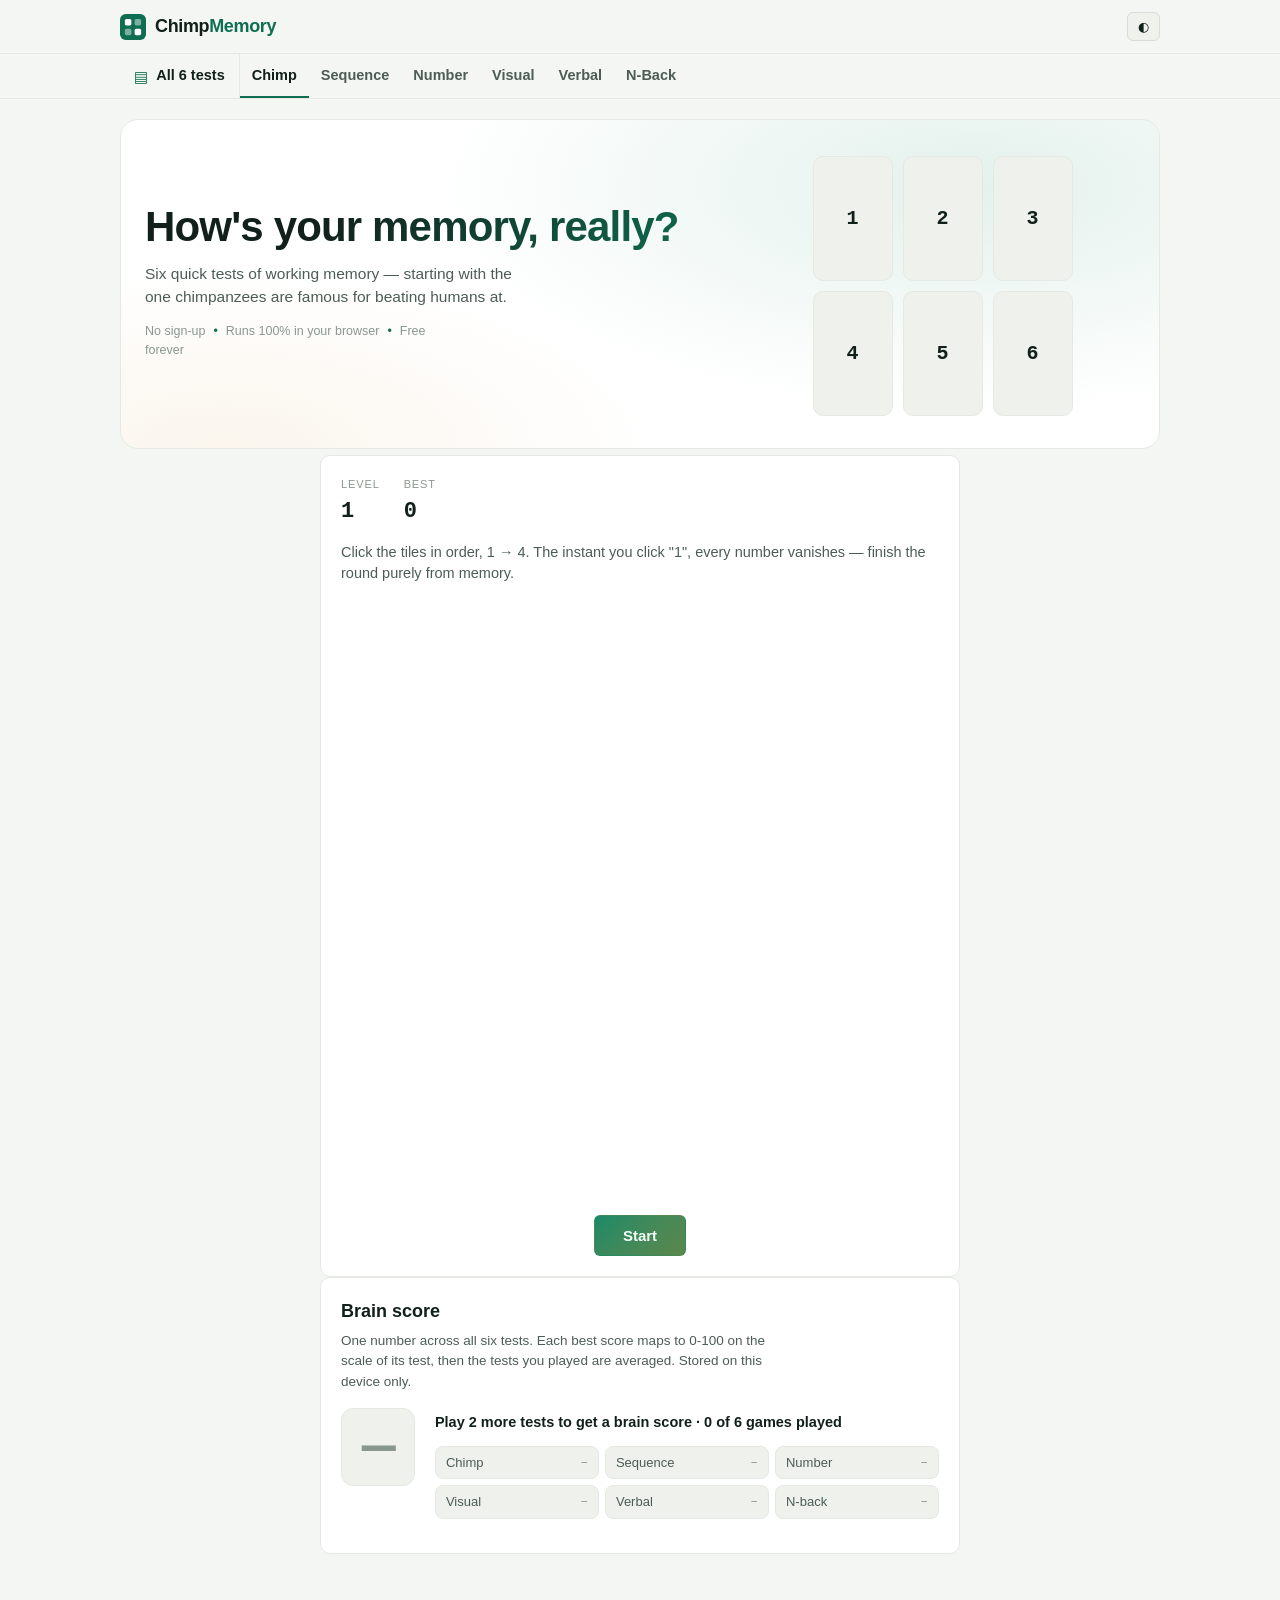
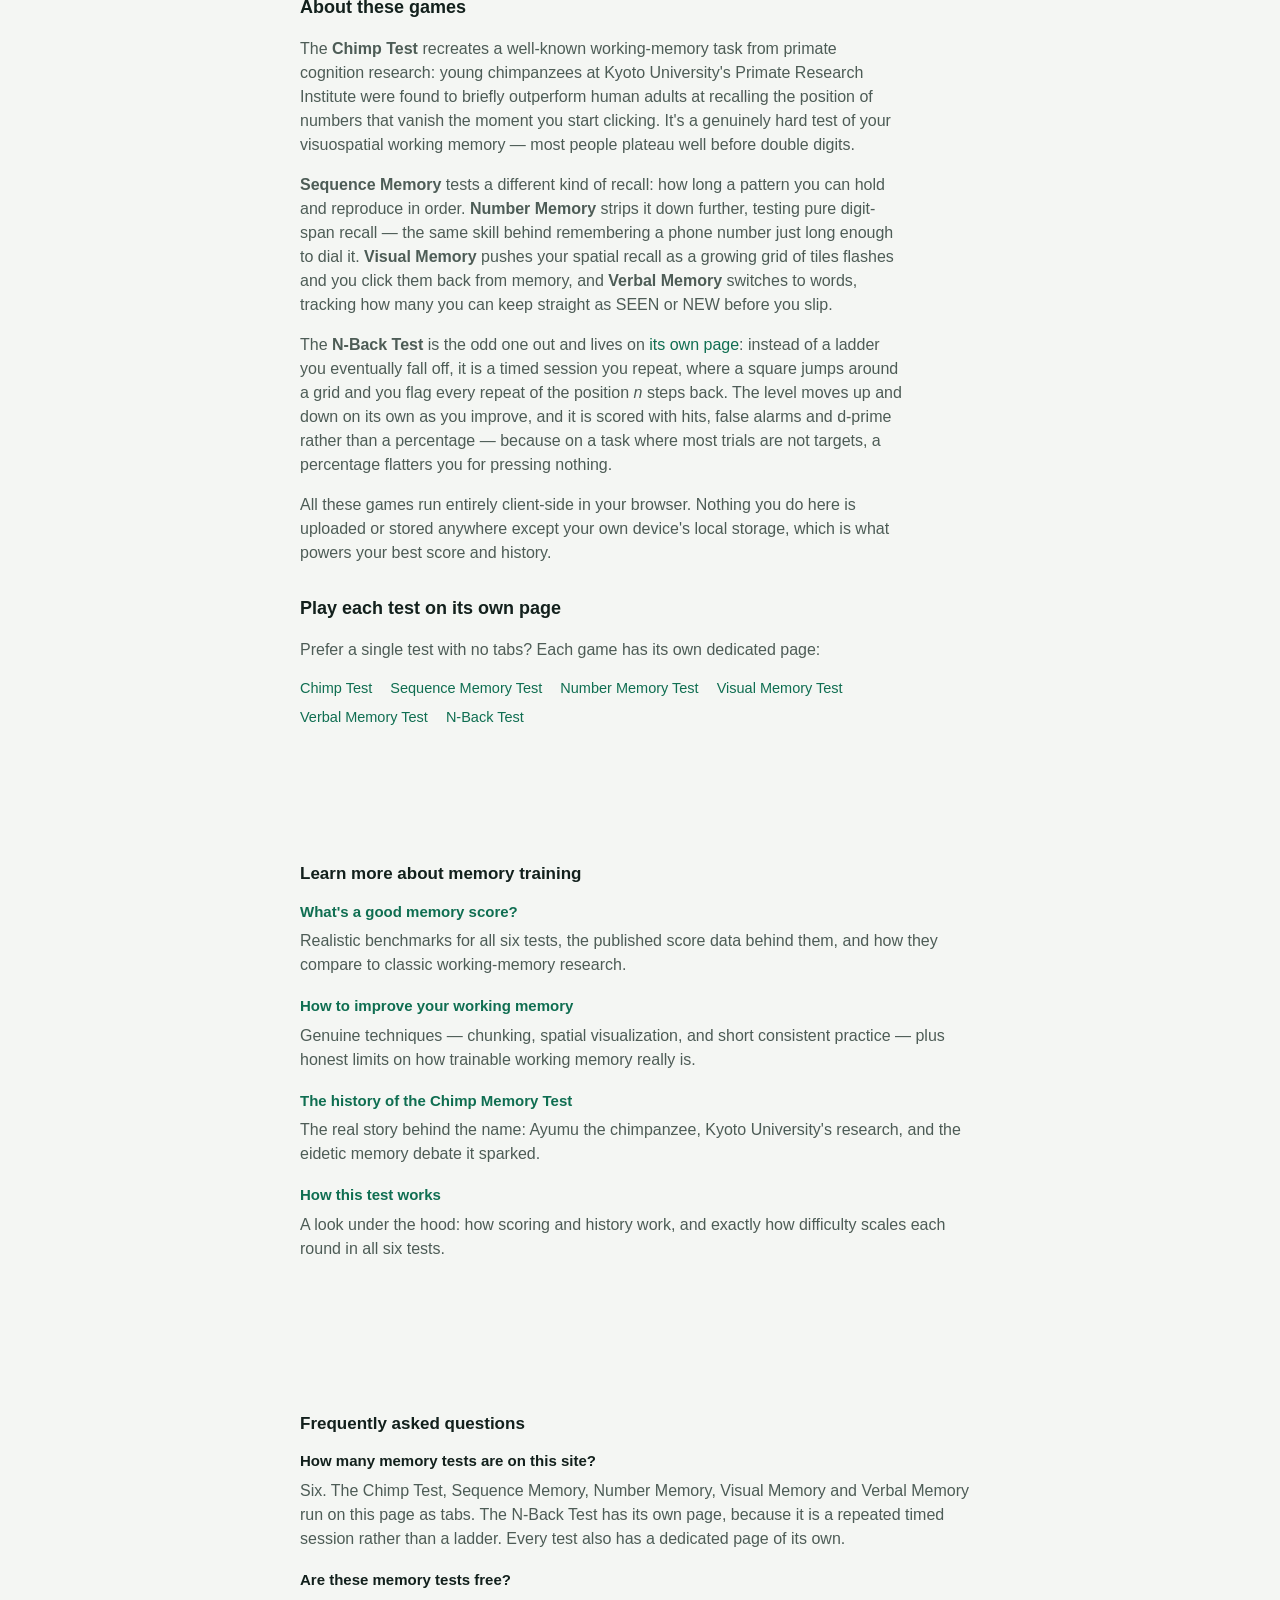
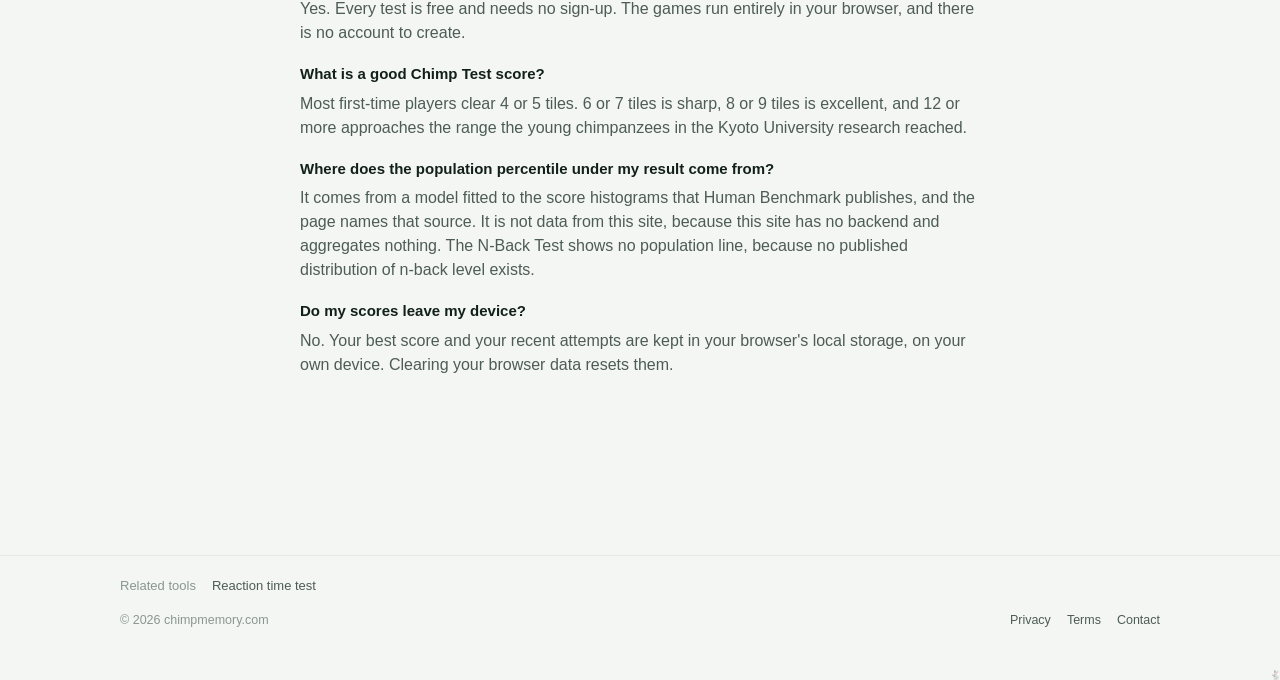
<file: index.html>
<!doctype html>
<html lang="en">
<head>
<meta charset="utf-8">
<meta name="viewport" content="width=device-width, initial-scale=1">
<title>Chimp Memory Test — Free Working Memory Games</title>
<meta name="description" content="Play the Chimp Memory Test — the working-memory game chimpanzees famously beat humans at — plus Sequence, Number, Visual and Verbal Memory and the N-Back Test. Six free tests, instant, no sign-up.">
<link rel="canonical" href="https://chimpmemory.com/">
<meta name="theme-color" content="#0d1210">

<meta property="og:type" content="website">
<meta property="og:title" content="Chimp Memory Test — Free Working Memory Games">
<meta property="og:description" content="Six quick memory games: the Chimp Test, Sequence Memory, Number Memory, Visual Memory, Verbal Memory and the N-Back Test. Free, instant, runs entirely in your browser.">
<meta property="og:url" content="https://chimpmemory.com/">
<meta property="og:image" content="https://chimpmemory.com/assets/og-image.png">
<meta property="og:image:width" content="1200">
<meta property="og:image:height" content="630">
<meta name="twitter:card" content="summary_large_image">
<meta name="twitter:title" content="Chimp Memory Test — Free Working Memory Games">
<meta name="twitter:description" content="Six quick memory games: the Chimp Test, Sequence Memory, Number Memory, Visual Memory, Verbal Memory and the N-Back Test. Free, instant, runs entirely in your browser.">
<meta name="twitter:image" content="https://chimpmemory.com/assets/og-image.png">

<link rel="icon" href="/assets/favicon.svg" type="image/svg+xml">
<link rel="stylesheet" href="/assets/css/styles.css">

<script type="application/ld+json">
{
  "@context": "https://schema.org",
  "@type": "WebApplication",
  "name": "Chimp Memory Test",
  "url": "https://chimpmemory.com/",
  "applicationCategory": "GameApplication",
  "operatingSystem": "Any",
  "offers": { "@type": "Offer", "price": "0", "priceCurrency": "USD" },
  "description": "Free browser-based memory game bundle: the Chimp Test, Sequence Memory, Number Memory, Visual Memory, Verbal Memory and the N-Back Test."
}
</script>

<script type="application/ld+json">
{
  "@context": "https://schema.org",
  "@type": "FAQPage",
  "mainEntity": [
    {
      "@type": "Question",
      "name": "How many memory tests are on this site?",
      "acceptedAnswer": {
        "@type": "Answer",
        "text": "Six. The Chimp Test, Sequence Memory, Number Memory, Visual Memory and Verbal Memory run on this page as tabs. The N-Back Test has its own page, because it is a repeated timed session rather than a ladder. Every test also has a dedicated page of its own."
      }
    },
    {
      "@type": "Question",
      "name": "Are these memory tests free?",
      "acceptedAnswer": {
        "@type": "Answer",
        "text": "Yes. Every test is free and needs no sign-up. The games run entirely in your browser, and there is no account to create."
      }
    },
    {
      "@type": "Question",
      "name": "What is a good Chimp Test score?",
      "acceptedAnswer": {
        "@type": "Answer",
        "text": "Most first-time players clear 4 or 5 tiles. 6 or 7 tiles is sharp, 8 or 9 tiles is excellent, and 12 or more approaches the range the young chimpanzees in the Kyoto University research reached."
      }
    },
    {
      "@type": "Question",
      "name": "Where does the population percentile under my result come from?",
      "acceptedAnswer": {
        "@type": "Answer",
        "text": "It comes from a model fitted to the score histograms that Human Benchmark publishes, and the page names that source. It is not data from this site, because this site has no backend and aggregates nothing. The N-Back Test shows no population line, because no published distribution of n-back level exists."
      }
    },
    {
      "@type": "Question",
      "name": "Do my scores leave my device?",
      "acceptedAnswer": {
        "@type": "Answer",
        "text": "No. Your best score and your recent attempts are kept in your browser's local storage, on your own device. Clearing your browser data resets them."
      }
    }
  ]
}
</script>

<script async src="https://pagead2.googlesyndication.com/pagead/js/adsbygoogle.js?client=ca-pub-7560786263587509" crossorigin="anonymous"></script>
</head>
<body>
<a class="skip-link" href="#main">Skip to content</a>

<header class="site-header">
  <div class="header-inner">
    <a class="brand" href="/" aria-label="chimpmemory.com home">
      <svg class="brand-icon" viewBox="0 0 32 32" aria-hidden="true">
        <rect width="32" height="32" rx="7" fill="var(--accent-dim)"/>
        <rect x="6" y="6" width="8" height="8" rx="2" fill="var(--bg-raised)"/>
        <rect x="18" y="6" width="8" height="8" rx="2" fill="var(--bg-raised)" opacity=".45"/>
        <rect x="6" y="18" width="8" height="8" rx="2" fill="var(--bg-raised)" opacity=".45"/>
        <rect x="18" y="18" width="8" height="8" rx="2" fill="var(--bg-raised)"/>
      </svg>
      <span class="brand-name">Chimp<span class="brand-accent">Memory</span></span>
    </a>
    <div class="header-actions">
      <button id="theme-toggle" class="icon-btn" type="button" aria-label="Toggle dark/light theme" title="Toggle theme">◐</button>
    </div>
  </div>
</header>

<!-- nav:start -->
<nav class="toolbar" aria-label="Tools">
  <details class="tb-menu">
    <summary class="tb-trigger" aria-label="All 6 tests">
      <span class="tb-glyph" aria-hidden="true">&#9636;</span>
      <span class="tb-label">All 6<span class="tb-label-long"> tests</span></span>
    </summary>
    <div class="tb-sheet is-flat">
      <div class="tb-sheet-cols">
        <ul>
          <li><a href="/chimp-test">Chimp Test</a></li>
          <li><a href="/sequence-memory-test">Sequence Memory Test</a></li>
          <li><a href="/number-memory-test">Number Memory Test</a></li>
          <li><a href="/visual-memory-test">Visual Memory Test</a></li>
          <li><a href="/verbal-memory-test">Verbal Memory Test</a></li>
          <li><a href="/n-back-test">N-Back Test</a></li>
        </ul>
      </div>
    </div>
  </details>
  <div class="tb-scrim"></div>
  <ul class="tb-rail">
    <li><a href="/chimp-test">Chimp</a></li>
    <li><a href="/sequence-memory-test">Sequence</a></li>
    <li><a href="/number-memory-test">Number</a></li>
    <li><a href="/visual-memory-test">Visual</a></li>
    <li><a href="/verbal-memory-test">Verbal</a></li>
    <li><a href="/n-back-test">N-Back</a></li>
  </ul>
</nav>
<!-- nav:end -->

<main id="main">
  <div class="hero">
    <div class="hero-inner">
      <div class="hero-copy">
        <h1>How's your memory, really?</h1>
        <p>Six quick tests of working memory — starting with the one chimpanzees are famous for beating humans at.</p>
        <p class="trust-line">No sign-up<span class="dot">•</span>Runs 100% in your browser<span class="dot">•</span>Free forever</p>
      </div>
      <div class="hero-demo">
        <div class="ghost-grid" aria-hidden="true">
          <span class="ghost-tile" style="--d:0s">1</span>
          <span class="ghost-tile" style="--d:.3s">2</span>
          <span class="ghost-tile" style="--d:.6s">3</span>
          <span class="ghost-tile" style="--d:.9s">4</span>
          <span class="ghost-tile" style="--d:1.2s">5</span>
          <span class="ghost-tile" style="--d:1.5s">6</span>
        </div>
      </div>
    </div>
  </div>

  <!-- ===================== CHIMP TEST ===================== -->
  <section id="panel-chimp" class="tab-panel active" aria-label="Chimp Test" tabindex="-1">
    <div class="game-wrap">
      <div class="panel game-panel" id="chimp-game-panel">
        <div class="game-status">
          <div class="status-item"><span class="status-label">Level</span><span class="status-value" id="chimp-level">1</span></div>
          <div class="status-item"><span class="status-label">Best</span><span class="status-value" id="chimp-best">0</span></div>
        </div>
        <p class="game-instructions" id="chimp-instructions">Click the tiles in order, 1 → 4. The instant you click "1", every number vanishes — finish the round purely from memory.</p>
        <div class="chimp-board" id="chimp-board" style="--cols:5;--rows:5;"></div>
        <div class="game-controls">
          <button type="button" class="primary" id="chimp-start">Start</button>
        </div>
      </div>
      <div class="panel results-panel" id="chimp-results" hidden>
        <h2>Round over</h2>
        <p class="score-line">You correctly cleared <strong id="chimp-final-level"></strong> tiles.</p>
        <p class="tier-line" id="chimp-tier"></p>
          <div class="score-trend" id="chimp-trend" hidden></div>
        <div class="game-controls" style="margin-top:0;">
          <button type="button" class="primary" id="chimp-restart">Play again</button>
          <button type="button" class="share-btn" id="chimp-share">Share result</button>
        </div>
        <div class="history" id="chimp-history">
          <h3>Last 10 attempts</h3>
          <ol class="history-list" id="chimp-history-list"></ol>
        </div>
      </div>
    </div>
  </section>

  <!-- ===================== SEQUENCE MEMORY ===================== -->
  <section id="panel-sequence" class="tab-panel" aria-label="Sequence Memory Test" tabindex="-1" hidden>
    <div class="game-wrap">
      <div class="panel game-panel" id="sequence-game-panel">
        <div class="game-status">
          <div class="status-item"><span class="status-label">Level</span><span class="status-value" id="sequence-level">0</span></div>
          <div class="status-item"><span class="status-label">Best</span><span class="status-value" id="sequence-best">0</span></div>
        </div>
        <p class="game-instructions" id="sequence-instructions">Watch the tiles light up, then repeat the sequence by clicking them in the same order.</p>
        <div class="seq-board" id="sequence-board"></div>
        <div class="game-controls">
          <button type="button" class="primary" id="sequence-start">Start</button>
        </div>
      </div>
      <div class="panel results-panel" id="sequence-results" hidden>
        <h2>Round over</h2>
        <p class="score-line">You reproduced a sequence <strong id="sequence-final-level"></strong> tiles long.</p>
        <p class="tier-line" id="sequence-tier"></p>
          <div class="score-trend" id="sequence-trend" hidden></div>
        <div class="game-controls" style="margin-top:0;">
          <button type="button" class="primary" id="sequence-restart">Play again</button>
          <button type="button" class="share-btn" id="sequence-share">Share result</button>
        </div>
        <div class="history" id="sequence-history">
          <h3>Last 10 attempts</h3>
          <ol class="history-list" id="sequence-history-list"></ol>
        </div>
      </div>
    </div>
  </section>

  <!-- ===================== NUMBER MEMORY ===================== -->
  <section id="panel-number" class="tab-panel" aria-label="Number Memory Test" tabindex="-1" hidden>
    <div class="game-wrap">
      <div class="panel game-panel" id="number-game-panel">
        <div class="game-status">
          <div class="status-item"><span class="status-label">Digits</span><span class="status-value" id="number-digits">3</span></div>
          <div class="status-item"><span class="status-label">Best</span><span class="status-value" id="number-best">0</span></div>
        </div>
        <p class="game-instructions" id="number-instructions">A number will flash briefly. Memorize it, then type it back once it disappears.</p>
        <div class="number-stage">
          <div class="number-display" id="number-display">—</div>
          <form class="answer-field" id="number-form" hidden>
            <label for="number-input" class="visually-hidden">Your answer</label>
            <input type="text" id="number-input" inputmode="numeric" autocomplete="off" placeholder="Type the number">
            <button type="submit" class="primary">Submit</button>
          </form>
        </div>
        <div class="game-controls">
          <button type="button" class="primary" id="number-start">Start</button>
        </div>
      </div>
      <div class="panel results-panel" id="number-results" hidden>
        <h2>Round over</h2>
        <p class="score-line">You correctly recalled <strong id="number-final-digits"></strong> digits.</p>
        <p class="tier-line" id="number-tier"></p>
          <div class="score-trend" id="number-trend" hidden></div>
        <div class="game-controls" style="margin-top:0;">
          <button type="button" class="primary" id="number-restart">Play again</button>
          <button type="button" class="share-btn" id="number-share">Share result</button>
        </div>
        <div class="history" id="number-history">
          <h3>Last 10 attempts</h3>
          <ol class="history-list" id="number-history-list"></ol>
        </div>
      </div>
    </div>
  </section>

  <!-- ===================== VISUAL MEMORY ===================== -->
  <section id="panel-visual" class="tab-panel" aria-label="Visual Memory Test" tabindex="-1" hidden>
    <div class="game-wrap">
      <div class="panel game-panel" id="visual-game-panel">
        <div class="game-status">
          <div class="status-item"><span class="status-label">Level</span><span class="status-value" id="visual-level">1</span></div>
          <div class="status-item"><span class="status-label">Lives</span><span class="status-value" id="visual-lives">3</span></div>
          <div class="status-item"><span class="status-label">Best</span><span class="status-value" id="visual-best">0</span></div>
        </div>
        <p class="game-instructions" id="visual-instructions">A set of tiles will flash. Memorize them, then click exactly those tiles once they reset. Three lives; the grid grows each level.</p>
        <div class="visual-board" id="visual-board"></div>
        <div class="game-controls">
          <button type="button" class="primary" id="visual-start">Start</button>
        </div>
      </div>
      <div class="panel results-panel" id="visual-results" hidden>
        <h2>Round over</h2>
        <p class="score-line">You reached level <strong id="visual-final-level"></strong>.</p>
        <p class="tier-line" id="visual-tier"></p>
          <div class="score-trend" id="visual-trend" hidden></div>
        <div class="game-controls" style="margin-top:0;">
          <button type="button" class="primary" id="visual-restart">Play again</button>
          <button type="button" class="share-btn" id="visual-share">Share result</button>
        </div>
        <div class="history" id="visual-history">
          <h3>Last 10 attempts</h3>
          <ol class="history-list" id="visual-history-list"></ol>
        </div>
      </div>
    </div>
  </section>

  <!-- ===================== VERBAL MEMORY ===================== -->
  <section id="panel-verbal" class="tab-panel" aria-label="Verbal Memory Test" tabindex="-1" hidden>
    <div class="game-wrap">
      <div class="panel game-panel" id="verbal-game-panel">
        <div class="game-status">
          <div class="status-item"><span class="status-label">Score</span><span class="status-value" id="verbal-score">0</span></div>
          <div class="status-item"><span class="status-label">Lives</span><span class="status-value" id="verbal-lives">3</span></div>
          <div class="status-item"><span class="status-label">Best</span><span class="status-value" id="verbal-best">0</span></div>
        </div>
        <p class="game-instructions" id="verbal-instructions">Words appear one at a time. Mark each SEEN if it has already shown this game, or NEW if it hasn't. A wrong call costs a life.</p>
        <div class="verbal-stage">
          <div class="verbal-word" id="verbal-word">—</div>
          <div class="verbal-controls" id="verbal-buttons" hidden>
            <button type="button" id="verbal-seen">SEEN</button>
            <button type="button" class="primary" id="verbal-new">NEW</button>
          </div>
        </div>
        <div class="game-controls">
          <button type="button" class="primary" id="verbal-start">Start</button>
        </div>
      </div>
      <div class="panel results-panel" id="verbal-results" hidden>
        <h2>Round over</h2>
        <p class="score-line">You survived <strong id="verbal-final-score"></strong> words.</p>
        <p class="tier-line" id="verbal-tier"></p>
          <div class="score-trend" id="verbal-trend" hidden></div>
        <div class="game-controls" style="margin-top:0;">
          <button type="button" class="primary" id="verbal-restart">Play again</button>
          <button type="button" class="share-btn" id="verbal-share">Share result</button>
        </div>
        <div class="history" id="verbal-history">
          <h3>Last 10 attempts</h3>
          <ol class="history-list" id="verbal-history-list"></ol>
        </div>
      </div>
    </div>
  </section>

  <section class="container-narrow brain-section" aria-labelledby="brain-score-heading">
    <div class="panel brain-card" id="brain-score">
      <div class="brain-head">
        <h2 id="brain-score-heading">Brain score</h2>
        <p class="brain-note">One number across all six tests. Each best score maps to 0-100 on the scale of its test, then the tests you played are averaged. Stored on this device only.</p>
      </div>
      <div class="brain-body">
        <div class="brain-value" id="brain-score-value" aria-hidden="true">&mdash;</div>
        <div class="brain-detail">
          <p class="brain-meta" id="brain-score-meta" aria-live="polite">Play 2 more tests to get a brain score &middot; 0 of 6 games played</p>
          <ul class="brain-parts" id="brain-score-parts" aria-label="Best score per test"></ul>
          <div class="brain-actions">
            <button type="button" class="share-btn" id="brain-score-share" hidden>Share brain score</button>
          </div>
        </div>
      </div>
    </div>
  </section>

  <section class="container-narrow about-section">
    <h2>About these games</h2>
    <p>The <strong>Chimp Test</strong> recreates a well-known working-memory task from primate cognition research: young chimpanzees at Kyoto University's Primate Research Institute were found to briefly outperform human adults at recalling the position of numbers that vanish the moment you start clicking. It's a genuinely hard test of your visuospatial working memory — most people plateau well before double digits.</p>
    <p><strong>Sequence Memory</strong> tests a different kind of recall: how long a pattern you can hold and reproduce in order. <strong>Number Memory</strong> strips it down further, testing pure digit-span recall — the same skill behind remembering a phone number just long enough to dial it. <strong>Visual Memory</strong> pushes your spatial recall as a growing grid of tiles flashes and you click them back from memory, and <strong>Verbal Memory</strong> switches to words, tracking how many you can keep straight as SEEN or NEW before you slip.</p>
    <p>The <strong>N-Back Test</strong> is the odd one out and lives on <a href="/n-back-test">its own page</a>: instead of a ladder you eventually fall off, it is a timed session you repeat, where a square jumps around a grid and you flag every repeat of the position <em>n</em> steps back. The level moves up and down on its own as you improve, and it is scored with hits, false alarms and d-prime rather than a percentage — because on a task where most trials are not targets, a percentage flatters you for pressing nothing.</p>
    <p>All these games run entirely client-side in your browser. Nothing you do here is uploaded or stored anywhere except your own device's local storage, which is what powers your best score and history.</p>
    <h2>Play each test on its own page</h2>
    <p>Prefer a single test with no tabs? Each game has its own dedicated page:</p>
    <ul class="test-links">
      <li><a href="/chimp-test">Chimp Test</a></li>
      <li><a href="/sequence-memory-test">Sequence Memory Test</a></li>
      <li><a href="/number-memory-test">Number Memory Test</a></li>
      <li><a href="/visual-memory-test">Visual Memory Test</a></li>
      <li><a href="/verbal-memory-test">Verbal Memory Test</a></li>
      <li><a href="/n-back-test">N-Back Test</a></li>
    </ul>
  </section>

  <section class="container-narrow" id="articles">
    <h2>Learn more about memory training</h2>
    <div class="faq-item">
      <h3><a href="/articles/what-is-a-good-memory-score.html">What's a good memory score?</a></h3>
      <p>Realistic benchmarks for all six tests, the published score data behind them, and how they compare to classic working-memory research.</p>
    </div>
    <div class="faq-item">
      <h3><a href="/articles/how-to-improve-working-memory.html">How to improve your working memory</a></h3>
      <p>Genuine techniques — chunking, spatial visualization, and short consistent practice — plus honest limits on how trainable working memory really is.</p>
    </div>
    <div class="faq-item">
      <h3><a href="/articles/history-of-the-chimp-memory-test.html">The history of the Chimp Memory Test</a></h3>
      <p>The real story behind the name: Ayumu the chimpanzee, Kyoto University's research, and the eidetic memory debate it sparked.</p>
    </div>
    <div class="faq-item">
      <h3><a href="/articles/how-this-test-works.html">How this test works</a></h3>
      <p>A look under the hood: how scoring and history work, and exactly how difficulty scales each round in all six tests.</p>
    </div>
  </section>

  <section class="container-narrow" id="faq">
    <h2>Frequently asked questions</h2>
    <div class="faq-item">
      <h3>How many memory tests are on this site?</h3>
      <p>Six. The Chimp Test, Sequence Memory, Number Memory, Visual Memory and Verbal Memory run on this page as tabs. The N-Back Test has its own page, because it is a repeated timed session rather than a ladder. Every test also has a dedicated page of its own.</p>
    </div>
    <div class="faq-item">
      <h3>Are these memory tests free?</h3>
      <p>Yes. Every test is free and needs no sign-up. The games run entirely in your browser, and there is no account to create.</p>
    </div>
    <div class="faq-item">
      <h3>What is a good Chimp Test score?</h3>
      <p>Most first-time players clear 4 or 5 tiles. 6 or 7 tiles is sharp, 8 or 9 tiles is excellent, and 12 or more approaches the range the young chimpanzees in the Kyoto University research reached.</p>
    </div>
    <div class="faq-item">
      <h3>Where does the population percentile under my result come from?</h3>
      <p>It comes from a model fitted to the score histograms that Human Benchmark publishes, and the page names that source. It is not data from this site, because this site has no backend and aggregates nothing. The N-Back Test shows no population line, because no published distribution of n-back level exists.</p>
    </div>
    <div class="faq-item">
      <h3>Do my scores leave my device?</h3>
      <p>No. Your best score and your recent attempts are kept in your browser's local storage, on your own device. Clearing your browser data resets them.</p>
    </div>
  </section>
</main>

<footer class="site-footer">
  <nav class="footer-peers" aria-label="Related tools">
    <span class="footer-peers-label">Related tools</span>
    <ul>
      <li><a href="https://reflexzap.com" rel="noopener">Reaction time test</a></li>
    </ul>
  </nav>
  <div class="footer-inner">
    <div>© <span id="year"></span> chimpmemory.com</div>
    <div class="footer-links">
      <a href="/privacy.html">Privacy</a>
      <a href="/terms.html">Terms</a>
      <a href="&#109;&#97;&#105;&#108;&#116;&#111;&#58;&#104;&#101;&#108;&#108;&#111;&#64;&#103;&#111;&#111;&#100;&#98;&#111;&#116;&#98;&#97;&#100;&#46;&#98;&#111;&#116;">Contact</a>
    </div>
  </div>
</footer>

<script src="/assets/js/percentile.js"></script>
<script src="/assets/js/app.js"></script>
<a href="https://erabb.it" class="erabbit-mark" aria-label="erabb.it"><img src="data:image/svg+xml,<svg xmlns=%22http://www.w3.org/2000/svg%22 viewBox=%220 0 100 100%22><text y=%22.9em%22 font-size=%2290%22>🐇</text></svg>" width="10" height="10" alt=""></a>
</body>
</html>
</file>
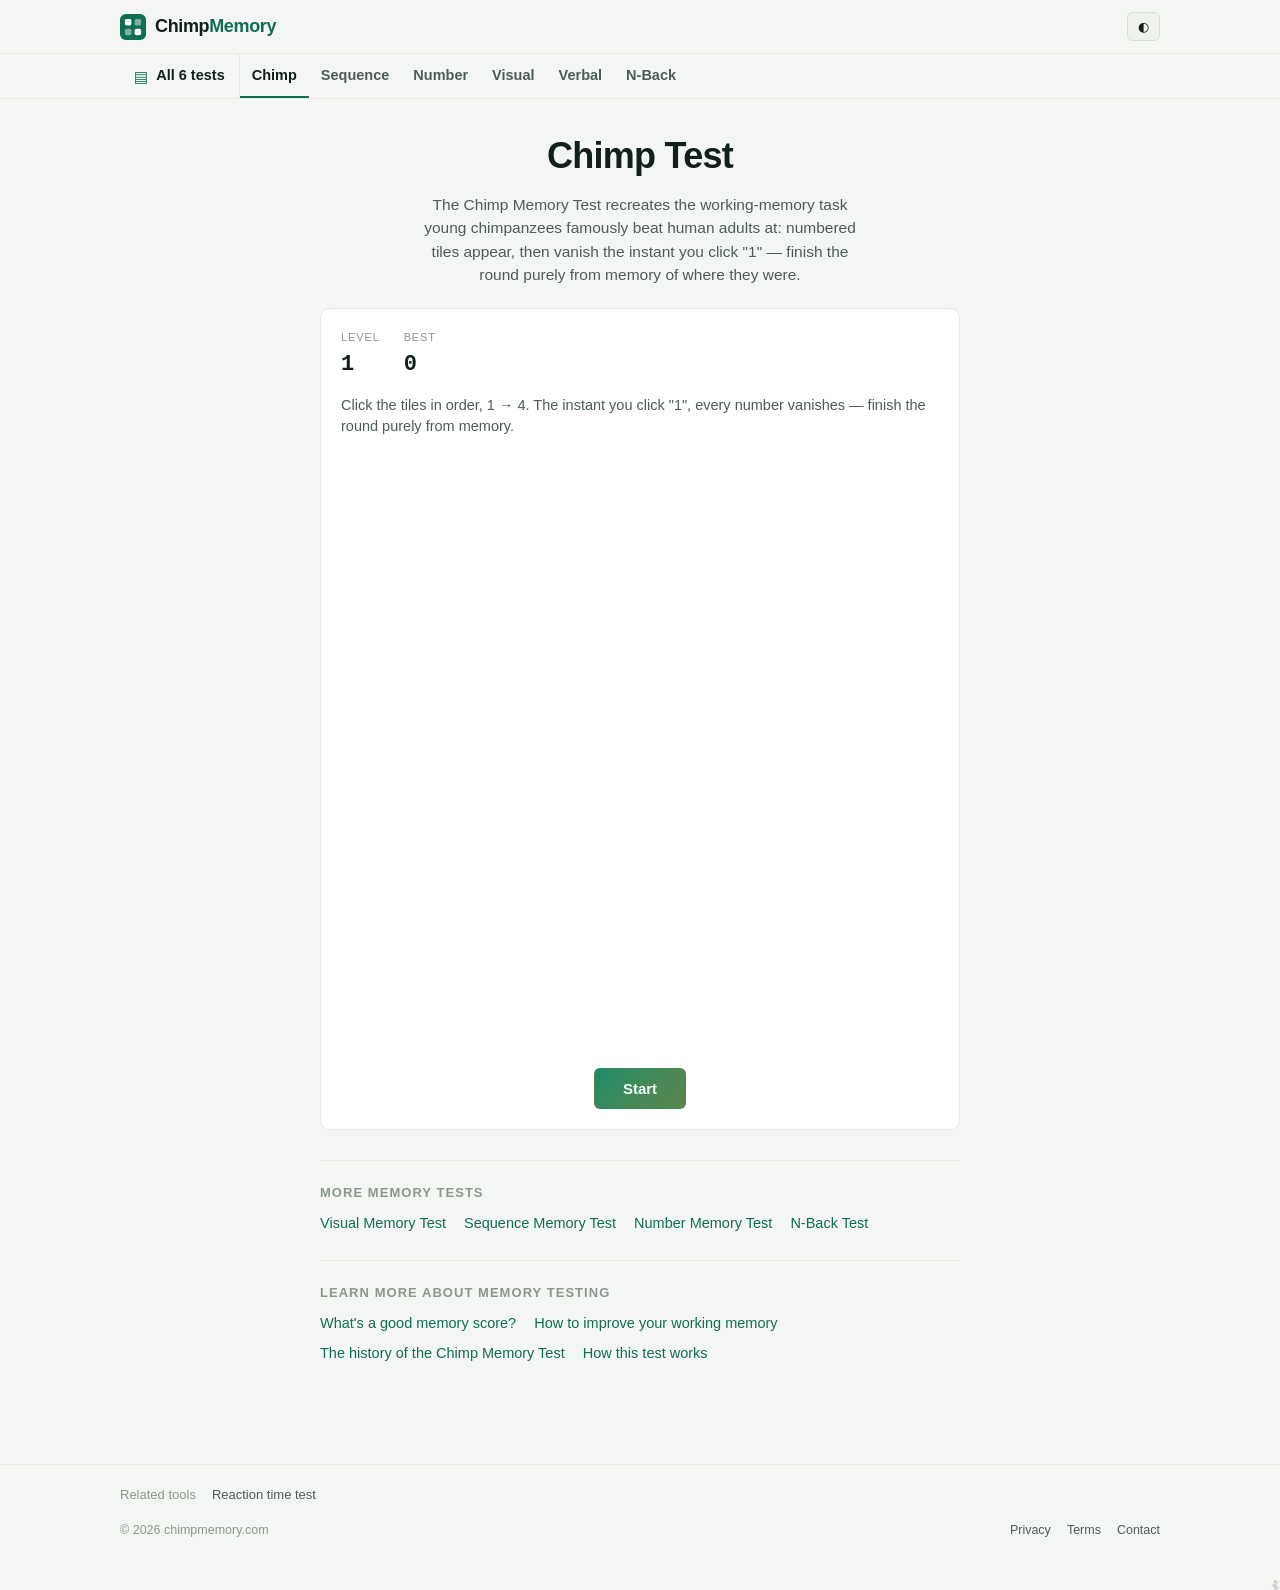
<file: chimp-test.html>
<!doctype html>
<html lang="en">
<head>
<meta charset="utf-8">
<meta name="viewport" content="width=device-width, initial-scale=1">
<title>Chimp Test — Free Chimp Memory Test Online</title>
<meta name="description" content="Take the Chimp Test — the working-memory game chimpanzees famously beat humans at. Numbered tiles vanish the instant you start clicking. Free, instant, no sign-up.">
<link rel="canonical" href="https://chimpmemory.com/chimp-test">
<meta name="theme-color" content="#0d1210">

<meta property="og:type" content="website">
<meta property="og:title" content="Chimp Test — Free Chimp Memory Test Online">
<meta property="og:description" content="The working-memory game chimpanzees famously beat humans at. Numbered tiles vanish the instant you start clicking. Free, runs entirely in your browser.">
<meta property="og:url" content="https://chimpmemory.com/chimp-test">
<meta property="og:image" content="https://chimpmemory.com/assets/og-image.png">
<meta property="og:image:width" content="1200">
<meta property="og:image:height" content="630">
<meta name="twitter:card" content="summary_large_image">
<meta name="twitter:title" content="Chimp Test — Free Chimp Memory Test Online">
<meta name="twitter:description" content="The working-memory game chimpanzees famously beat humans at. Free, runs entirely in your browser.">
<meta name="twitter:image" content="https://chimpmemory.com/assets/og-image.png">

<link rel="icon" href="/assets/favicon.svg" type="image/svg+xml">
<link rel="stylesheet" href="/assets/css/styles.css">
<script type="application/ld+json">
{
  "@context": "https://schema.org",
  "@type": "WebApplication",
  "name": "Chimp Test",
  "url": "https://chimpmemory.com/chimp-test",
  "applicationCategory": "GameApplication",
  "operatingSystem": "Any",
  "offers": { "@type": "Offer", "price": "0", "priceCurrency": "USD" },
  "description": "Free browser-based Chimp Test: numbered tiles vanish the instant you start clicking, and you finish the round from memory alone."
}
</script>
<script type="application/ld+json">
{
  "@context": "https://schema.org",
  "@type": "BreadcrumbList",
  "itemListElement": [
    {
      "@type": "ListItem",
      "position": 1,
      "name": "Home",
      "item": "https://chimpmemory.com/"
    },
    {
      "@type": "ListItem",
      "position": 2,
      "name": "Chimp Test",
      "item": "https://chimpmemory.com/chimp-test"
    }
  ]
}
</script>

<script async src="https://pagead2.googlesyndication.com/pagead/js/adsbygoogle.js?client=ca-pub-7560786263587509" crossorigin="anonymous"></script>
</head>
<body>
<a class="skip-link" href="#main">Skip to content</a>

<header class="site-header">
  <div class="header-inner">
    <a class="brand" href="/" aria-label="chimpmemory.com home">
      <svg class="brand-icon" viewBox="0 0 32 32" aria-hidden="true">
        <rect width="32" height="32" rx="7" fill="var(--accent-dim)"/>
        <rect x="6" y="6" width="8" height="8" rx="2" fill="var(--bg-raised)"/>
        <rect x="18" y="6" width="8" height="8" rx="2" fill="var(--bg-raised)" opacity=".45"/>
        <rect x="6" y="18" width="8" height="8" rx="2" fill="var(--bg-raised)" opacity=".45"/>
        <rect x="18" y="18" width="8" height="8" rx="2" fill="var(--bg-raised)"/>
      </svg>
      <span class="brand-name">Chimp<span class="brand-accent">Memory</span></span>
    </a>
    <div class="header-actions">
      <button id="theme-toggle" class="icon-btn" type="button" aria-label="Toggle dark/light theme" title="Toggle theme">◐</button>
    </div>
  </div>
</header>

<!-- nav:start -->
<nav class="toolbar" aria-label="Tools">
  <details class="tb-menu">
    <summary class="tb-trigger" aria-label="All 6 tests">
      <span class="tb-glyph" aria-hidden="true">&#9636;</span>
      <span class="tb-label">All 6<span class="tb-label-long"> tests</span></span>
    </summary>
    <div class="tb-sheet is-flat">
      <div class="tb-sheet-cols">
        <ul>
          <li><a href="/chimp-test" aria-current="page">Chimp Test</a></li>
          <li><a href="/sequence-memory-test">Sequence Memory Test</a></li>
          <li><a href="/number-memory-test">Number Memory Test</a></li>
          <li><a href="/visual-memory-test">Visual Memory Test</a></li>
          <li><a href="/verbal-memory-test">Verbal Memory Test</a></li>
          <li><a href="/n-back-test">N-Back Test</a></li>
        </ul>
      </div>
    </div>
  </details>
  <div class="tb-scrim"></div>
  <ul class="tb-rail">
    <li><a href="/chimp-test" aria-current="page">Chimp</a></li>
    <li><a href="/sequence-memory-test">Sequence</a></li>
    <li><a href="/number-memory-test">Number</a></li>
    <li><a href="/visual-memory-test">Visual</a></li>
    <li><a href="/verbal-memory-test">Verbal</a></li>
    <li><a href="/n-back-test">N-Back</a></li>
  </ul>
</nav>
<!-- nav:end -->

<main id="main">
  <div class="solo-head">
    <h1>Chimp Test</h1>
    <p class="solo-intro">The Chimp Memory Test recreates the working-memory task young chimpanzees famously beat human adults at: numbered tiles appear, then vanish the instant you click "1" — finish the round purely from memory of where they were.</p>
  </div>

  <div class="game-wrap">
    <div class="panel game-panel" id="chimp-game-panel">
      <div class="game-status">
        <div class="status-item"><span class="status-label">Level</span><span class="status-value" id="chimp-level">1</span></div>
        <div class="status-item"><span class="status-label">Best</span><span class="status-value" id="chimp-best">0</span></div>
      </div>
      <p class="game-instructions" id="chimp-instructions">Click the tiles in order, 1 → 4. The instant you click "1", every number vanishes — finish the round purely from memory.</p>
      <div class="chimp-board" id="chimp-board" style="--cols:5;--rows:5;"></div>
      <div class="game-controls">
        <button type="button" class="primary" id="chimp-start">Start</button>
      </div>
    </div>
    <div class="panel results-panel" id="chimp-results" hidden>
      <h2>Round over</h2>
      <p class="score-line">You correctly cleared <strong id="chimp-final-level"></strong> tiles.</p>
      <p class="tier-line" id="chimp-tier"></p>
        <div class="score-trend" id="chimp-trend" hidden></div>
      <div class="game-controls" style="margin-top:0;">
        <button type="button" class="primary" id="chimp-restart">Play again</button>
        <button type="button" class="share-btn" id="chimp-share">Share result</button>
      </div>
      <div class="history" id="chimp-history">
        <h3>Last 10 attempts</h3>
        <ol class="history-list" id="chimp-history-list"></ol>
      </div>
    </div>
  </div>

  <nav class="solo-nav" aria-label="More memory tests">
    <h2>More memory tests</h2>
    <ul class="test-links">
      <li><a href="/visual-memory-test">Visual Memory Test</a></li>
      <li><a href="/sequence-memory-test">Sequence Memory Test</a></li>
      <li><a href="/number-memory-test">Number Memory Test</a></li>
      <li><a href="/n-back-test">N-Back Test</a></li>
    </ul>
  </nav>

  <section class="solo-articles" aria-labelledby="learn-more-heading">
    <h2 id="learn-more-heading">Learn more about memory testing</h2>
    <ul class="test-links">
      <li><a href="/articles/what-is-a-good-memory-score.html">What's a good memory score?</a></li>
      <li><a href="/articles/how-to-improve-working-memory.html">How to improve your working memory</a></li>
      <li><a href="/articles/history-of-the-chimp-memory-test.html">The history of the Chimp Memory Test</a></li>
      <li><a href="/articles/how-this-test-works.html">How this test works</a></li>
    </ul>
  </section>
</main>

<footer class="site-footer">
  <nav class="footer-peers" aria-label="Related tools">
    <span class="footer-peers-label">Related tools</span>
    <ul>
      <li><a href="https://reflexzap.com" rel="noopener">Reaction time test</a></li>
    </ul>
  </nav>
  <div class="footer-inner">
    <div>© <span id="year"></span> chimpmemory.com</div>
    <div class="footer-links">
      <a href="/privacy.html">Privacy</a>
      <a href="/terms.html">Terms</a>
      <a href="&#109;&#97;&#105;&#108;&#116;&#111;&#58;&#104;&#101;&#108;&#108;&#111;&#64;&#103;&#111;&#111;&#100;&#98;&#111;&#116;&#98;&#97;&#100;&#46;&#98;&#111;&#116;">Contact</a>
    </div>
  </div>
</footer>

<script src="/assets/js/percentile.js"></script>
<script src="/assets/js/app.js"></script>
<a href="https://erabb.it" class="erabbit-mark" aria-label="erabb.it"><img src="data:image/svg+xml,<svg xmlns=%22http://www.w3.org/2000/svg%22 viewBox=%220 0 100 100%22><text y=%22.9em%22 font-size=%2290%22>🐇</text></svg>" width="10" height="10" alt=""></a>
</body>
</html>
</file>
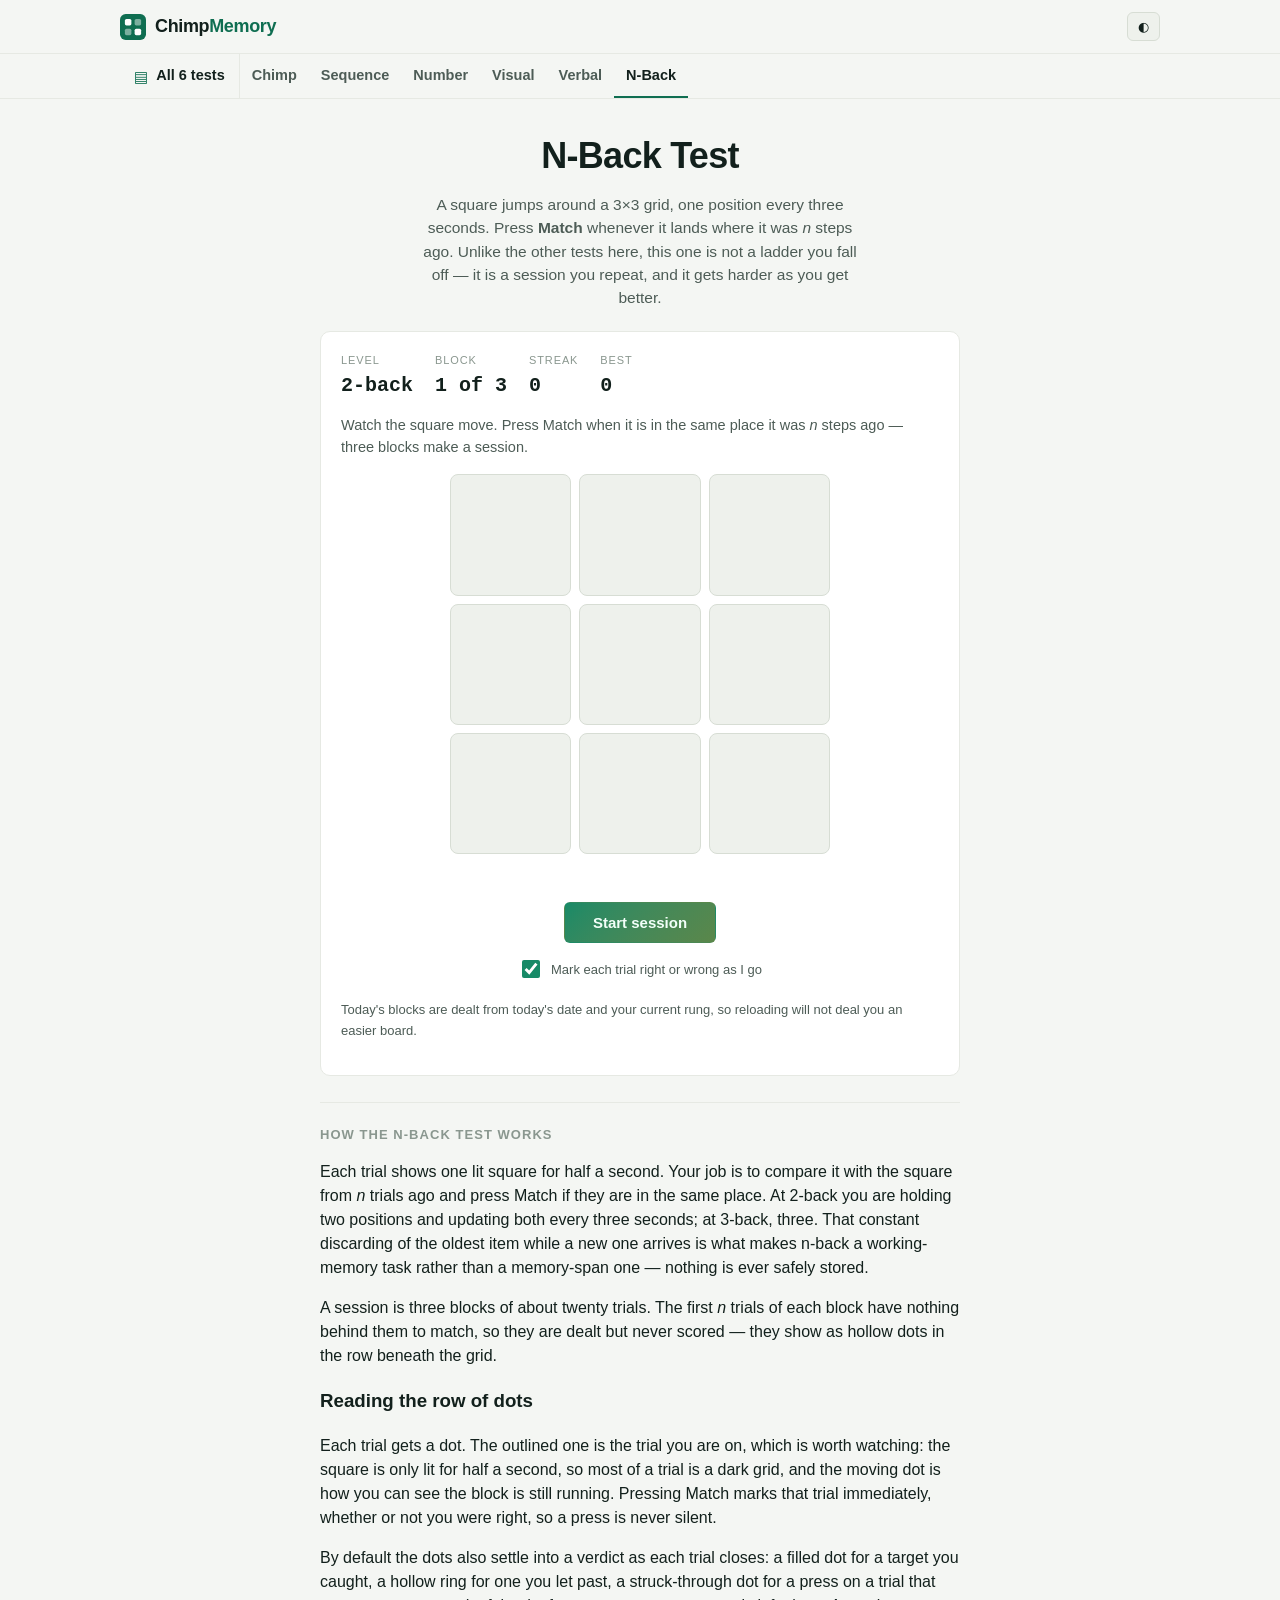
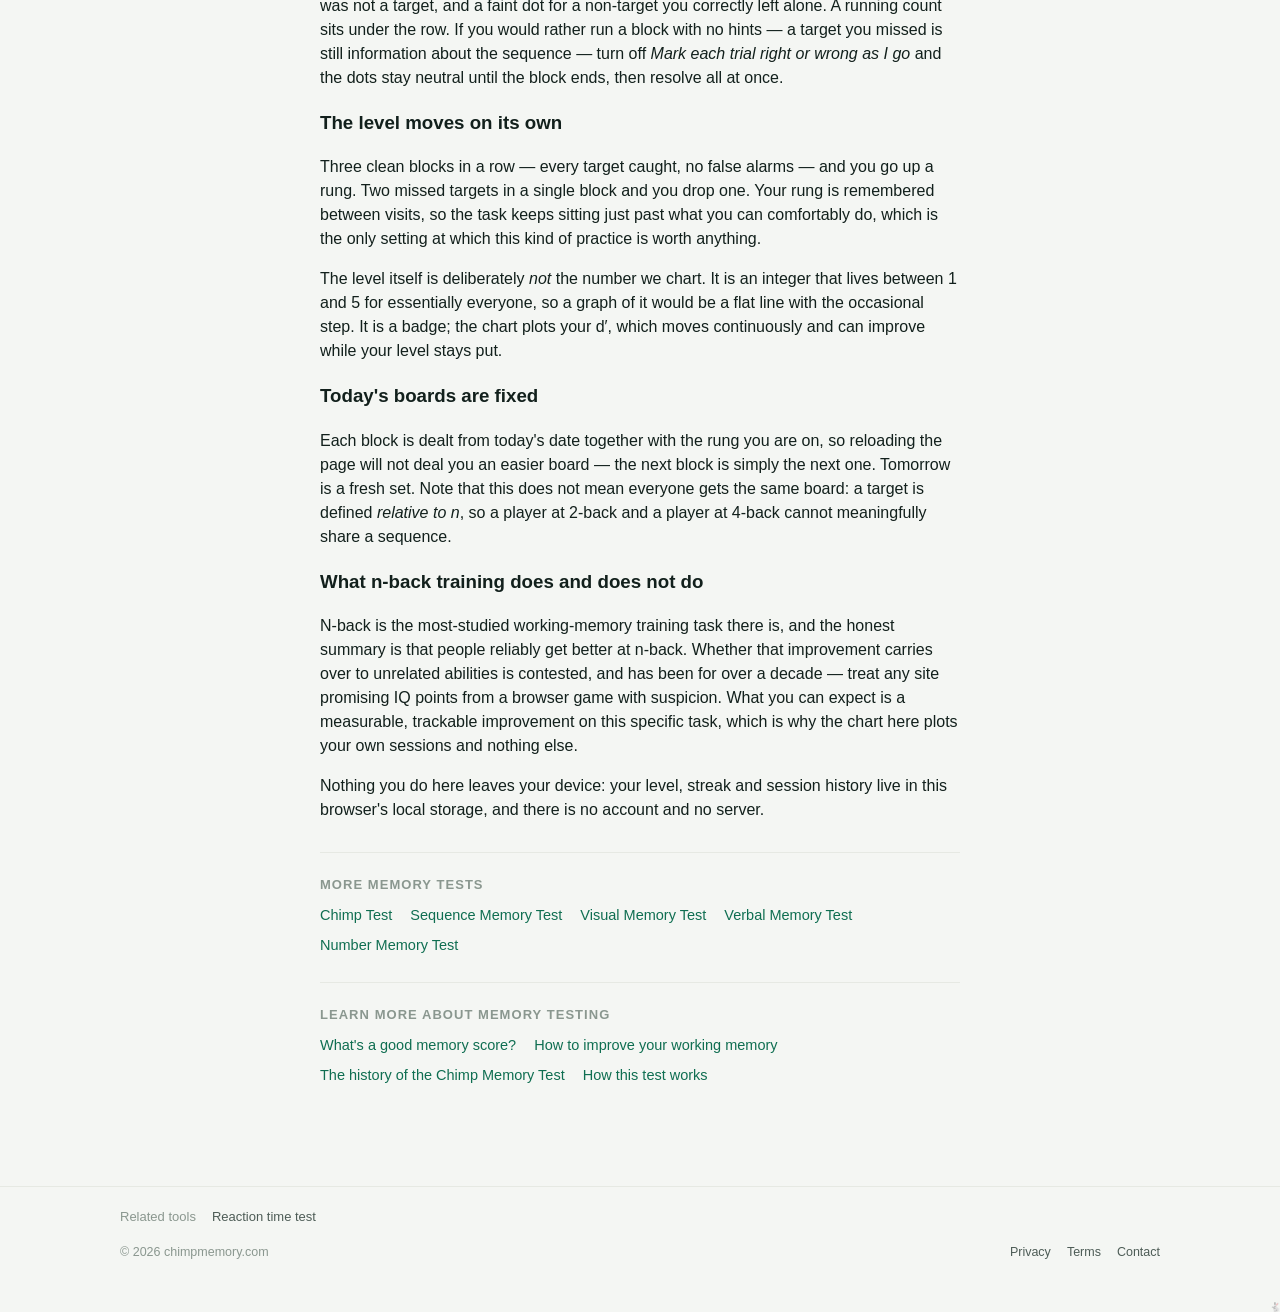
<file: n-back-test.html>
<!doctype html>
<html lang="en">
<head>
<meta charset="utf-8">
<meta name="viewport" content="width=device-width, initial-scale=1">
<title>N-Back Test — Free Online Working Memory Training</title>
<meta name="description" content="Take the single n-back test: a square jumps around a 3x3 grid and you press Match when it repeats where it was n steps back. Adaptive levels, a daily streak, and hits, false alarms and d-prime rather than a misleading percentage.">
<link rel="canonical" href="https://chimpmemory.com/n-back-test">
<meta name="theme-color" content="#0d1210">

<meta property="og:type" content="website">
<meta property="og:title" content="N-Back Test — Free Online Working Memory Training">
<meta property="og:description" content="A square jumps around a grid; press Match when it repeats where it was n steps back. The level adapts, the day's boards are fixed, and the score is d-prime, not percent correct.">
<meta property="og:url" content="https://chimpmemory.com/n-back-test">
<meta property="og:image" content="https://chimpmemory.com/assets/og-image.png">
<meta property="og:image:width" content="1200">
<meta property="og:image:height" content="630">
<meta name="twitter:card" content="summary_large_image">
<meta name="twitter:title" content="N-Back Test — Free Online Working Memory Training">
<meta name="twitter:description" content="Single position n-back with an adaptive ladder and a daily streak. Scored with hits, false alarms and d-prime.">
<meta name="twitter:image" content="https://chimpmemory.com/assets/og-image.png">

<link rel="icon" href="/assets/favicon.svg" type="image/svg+xml">
<link rel="stylesheet" href="/assets/css/styles.css">
<script type="application/ld+json">
{
  "@context": "https://schema.org",
  "@type": "WebApplication",
  "name": "N-Back Test",
  "url": "https://chimpmemory.com/n-back-test",
  "applicationCategory": "GameApplication",
  "operatingSystem": "Any",
  "offers": { "@type": "Offer", "price": "0", "priceCurrency": "USD" },
  "description": "Free browser-based single n-back working memory test with an adaptive level ladder, a daily streak, and signal-detection scoring (hits, false alarms and d-prime)."
}
</script>
<script type="application/ld+json">
{
  "@context": "https://schema.org",
  "@type": "BreadcrumbList",
  "itemListElement": [
    {
      "@type": "ListItem",
      "position": 1,
      "name": "Home",
      "item": "https://chimpmemory.com/"
    },
    {
      "@type": "ListItem",
      "position": 2,
      "name": "N-Back Test",
      "item": "https://chimpmemory.com/n-back-test"
    }
  ]
}
</script>

<script async src="https://pagead2.googlesyndication.com/pagead/js/adsbygoogle.js?client=ca-pub-7560786263587509" crossorigin="anonymous"></script>
</head>
<body>
<a class="skip-link" href="#main">Skip to content</a>

<header class="site-header">
  <div class="header-inner">
    <a class="brand" href="/" aria-label="chimpmemory.com home">
      <svg class="brand-icon" viewBox="0 0 32 32" aria-hidden="true">
        <rect width="32" height="32" rx="7" fill="var(--accent-dim)"/>
        <rect x="6" y="6" width="8" height="8" rx="2" fill="var(--bg-raised)"/>
        <rect x="18" y="6" width="8" height="8" rx="2" fill="var(--bg-raised)" opacity=".45"/>
        <rect x="6" y="18" width="8" height="8" rx="2" fill="var(--bg-raised)" opacity=".45"/>
        <rect x="18" y="18" width="8" height="8" rx="2" fill="var(--bg-raised)"/>
      </svg>
      <span class="brand-name">Chimp<span class="brand-accent">Memory</span></span>
    </a>
    <div class="header-actions">
      <button id="theme-toggle" class="icon-btn" type="button" aria-label="Toggle dark/light theme" title="Toggle theme">◐</button>
    </div>
  </div>
</header>

<!-- nav:start -->
<nav class="toolbar" aria-label="Tools">
  <details class="tb-menu">
    <summary class="tb-trigger" aria-label="All 6 tests">
      <span class="tb-glyph" aria-hidden="true">&#9636;</span>
      <span class="tb-label">All 6<span class="tb-label-long"> tests</span></span>
    </summary>
    <div class="tb-sheet is-flat">
      <div class="tb-sheet-cols">
        <ul>
          <li><a href="/chimp-test">Chimp Test</a></li>
          <li><a href="/sequence-memory-test">Sequence Memory Test</a></li>
          <li><a href="/number-memory-test">Number Memory Test</a></li>
          <li><a href="/visual-memory-test">Visual Memory Test</a></li>
          <li><a href="/verbal-memory-test">Verbal Memory Test</a></li>
          <li><a href="/n-back-test" aria-current="page">N-Back Test</a></li>
        </ul>
      </div>
    </div>
  </details>
  <div class="tb-scrim"></div>
  <ul class="tb-rail">
    <li><a href="/chimp-test">Chimp</a></li>
    <li><a href="/sequence-memory-test">Sequence</a></li>
    <li><a href="/number-memory-test">Number</a></li>
    <li><a href="/visual-memory-test">Visual</a></li>
    <li><a href="/verbal-memory-test">Verbal</a></li>
    <li><a href="/n-back-test" aria-current="page">N-Back</a></li>
  </ul>
</nav>
<!-- nav:end -->

<main id="main">
  <div class="solo-head">
    <h1>N-Back Test</h1>
    <p class="solo-intro">A square jumps around a 3&times;3 grid, one position every three seconds. Press <strong>Match</strong> whenever it lands where it was <em>n</em> steps ago. Unlike the other tests here, this one is not a ladder you fall off — it is a session you repeat, and it gets harder as you get better.</p>
  </div>

  <div class="game-wrap">
    <div class="panel game-panel" id="nback-game-panel">
      <div class="game-status nback-status">
        <div class="status-item"><span class="status-label">Level</span><span class="status-value"><span id="nback-level">2</span>-back</span></div>
        <div class="status-item"><span class="status-label">Block</span><span class="status-value" id="nback-block">1 of 3</span></div>
        <div class="status-item"><span class="status-label">Streak</span><span class="status-value" id="nback-streak">0</span></div>
        <div class="status-item"><span class="status-label">Best</span><span class="status-value" id="nback-best">0</span></div>
      </div>
      <p class="game-instructions" id="nback-instructions" aria-live="polite">Watch the square move. Press Match when it is in the same place it was <em>n</em> steps ago — three blocks make a session.</p>
      <div class="nback-grid" id="nback-grid" aria-hidden="true"></div>
      <div class="nback-respond">
        <button type="button" class="primary" id="nback-match" hidden>Match <span class="nback-key">(space)</span></button>
      </div>
      <!-- One dot per trial, filling in left to right as the block runs. It is
           the only thing on screen between stimuli, so it doubles as proof the
           block is still moving during the 2.5s the grid sits dark. -->
      <div class="nback-trail" id="nback-trail" aria-hidden="true" hidden></div>
      <p class="nback-tally" id="nback-tally" aria-live="off" hidden></p>
      <div class="game-controls">
        <button type="button" class="primary" id="nback-start">Start session</button>
      </div>
      <label class="nback-optin" for="nback-feedback">
        <input type="checkbox" id="nback-feedback" checked>
        <span>Mark each trial right or wrong as I go</span>
      </label>
      <p class="nback-note" id="nback-day-note"></p>
    </div>

    <div class="panel results-panel" id="nback-results" hidden>
      <h2>Session complete</h2>
      <p class="score-line">Your sensitivity this session: <strong id="nback-final-d">0.00</strong> d&prime; at <span class="nback-badge" id="nback-level-badge">2-back</span></p>
      <p class="tier-line" id="nback-tier"></p>

      <div class="nback-figures">
        <div class="nback-fig"><span class="fig-value" id="nback-hits">0 of 0</span><span class="fig-label">Targets caught</span></div>
        <div class="nback-fig"><span class="fig-value" id="nback-misses">0</span><span class="fig-label">Missed</span></div>
        <div class="nback-fig"><span class="fig-value" id="nback-false">0</span><span class="fig-label">False alarms</span></div>
        <div class="nback-fig"><span class="fig-value" id="nback-accuracy">0%</span><span class="fig-label">Trials correct</span></div>
      </div>
      <p class="nback-note"><strong>How this is scored.</strong> Most trials in an n-back run are <em>not</em> targets, so &ldquo;percent correct&rdquo; is a trap: press nothing at all and you still score around 72%, having caught nothing. The headline figure is <strong>d&prime;</strong> (d-prime) — the distance between how a target feels to you and how a non-target feels, in standard deviations, worked out from your hit rate and your false-alarm rate together. 0 means you cannot tell them apart. Around 1 is a real but shaky signal. Above 3 is a near-flawless session. Answering the same way on every trial scores exactly 0, whichever way it was.</p>
      <p class="nback-note" id="nback-ladder"></p>
      <p class="nback-note" id="nback-streak-line"></p>

      <div class="score-trend" id="nback-trend" hidden></div>
      <div class="game-controls" style="margin-top:0;">
        <button type="button" class="primary" id="nback-restart">Run another session</button>
        <button type="button" class="share-btn" id="nback-share">Share result</button>
      </div>
      <div class="history" id="nback-history">
        <h3>Last 10 sessions</h3>
        <ol class="history-list" id="nback-history-list"></ol>
      </div>
    </div>
  </div>

  <section class="solo-articles" aria-labelledby="how-heading">
    <h2 id="how-heading">How the n-back test works</h2>
    <p>Each trial shows one lit square for half a second. Your job is to compare it with the square from <em>n</em> trials ago and press Match if they are in the same place. At 2-back you are holding two positions and updating both every three seconds; at 3-back, three. That constant discarding of the oldest item while a new one arrives is what makes n-back a working-memory task rather than a memory-span one — nothing is ever safely stored.</p>
    <p>A session is three blocks of about twenty trials. The first <em>n</em> trials of each block have nothing behind them to match, so they are dealt but never scored — they show as hollow dots in the row beneath the grid.</p>

    <h3>Reading the row of dots</h3>
    <p>Each trial gets a dot. The outlined one is the trial you are on, which is worth watching: the square is only lit for half a second, so most of a trial is a dark grid, and the moving dot is how you can see the block is still running. Pressing Match marks that trial immediately, whether or not you were right, so a press is never silent.</p>
    <p>By default the dots also settle into a verdict as each trial closes: a filled dot for a target you caught, a hollow ring for one you let past, a struck-through dot for a press on a trial that was not a target, and a faint dot for a non-target you correctly left alone. A running count sits under the row. If you would rather run a block with no hints — a target you missed is still information about the sequence — turn off <em>Mark each trial right or wrong as I go</em> and the dots stay neutral until the block ends, then resolve all at once.</p>

    <h3>The level moves on its own</h3>
    <p>Three clean blocks in a row — every target caught, no false alarms — and you go up a rung. Two missed targets in a single block and you drop one. Your rung is remembered between visits, so the task keeps sitting just past what you can comfortably do, which is the only setting at which this kind of practice is worth anything.</p>
    <p>The level itself is deliberately <em>not</em> the number we chart. It is an integer that lives between 1 and 5 for essentially everyone, so a graph of it would be a flat line with the occasional step. It is a badge; the chart plots your d&prime;, which moves continuously and can improve while your level stays put.</p>

    <h3>Today's boards are fixed</h3>
    <p>Each block is dealt from today's date together with the rung you are on, so reloading the page will not deal you an easier board — the next block is simply the next one. Tomorrow is a fresh set. Note that this does not mean everyone gets the same board: a target is defined <em>relative to n</em>, so a player at 2-back and a player at 4-back cannot meaningfully share a sequence.</p>

    <h3>What n-back training does and does not do</h3>
    <p>N-back is the most-studied working-memory training task there is, and the honest summary is that people reliably get better at n-back. Whether that improvement carries over to unrelated abilities is contested, and has been for over a decade — treat any site promising IQ points from a browser game with suspicion. What you can expect is a measurable, trackable improvement on this specific task, which is why the chart here plots your own sessions and nothing else.</p>
    <p>Nothing you do here leaves your device: your level, streak and session history live in this browser's local storage, and there is no account and no server.</p>
  </section>

  <nav class="solo-nav" aria-label="More memory tests">
    <h2>More memory tests</h2>
    <ul class="test-links">
      <li><a href="/chimp-test">Chimp Test</a></li>
      <li><a href="/sequence-memory-test">Sequence Memory Test</a></li>
      <li><a href="/visual-memory-test">Visual Memory Test</a></li>
      <li><a href="/verbal-memory-test">Verbal Memory Test</a></li>
      <li><a href="/number-memory-test">Number Memory Test</a></li>
    </ul>
  </nav>

  <section class="solo-articles" aria-labelledby="learn-more-heading">
    <h2 id="learn-more-heading">Learn more about memory testing</h2>
    <ul class="test-links">
      <li><a href="/articles/what-is-a-good-memory-score.html">What's a good memory score?</a></li>
      <li><a href="/articles/how-to-improve-working-memory.html">How to improve your working memory</a></li>
      <li><a href="/articles/history-of-the-chimp-memory-test.html">The history of the Chimp Memory Test</a></li>
      <li><a href="/articles/how-this-test-works.html">How this test works</a></li>
    </ul>
  </section>
</main>

<footer class="site-footer">
  <nav class="footer-peers" aria-label="Related tools">
    <span class="footer-peers-label">Related tools</span>
    <ul>
      <li><a href="https://reflexzap.com" rel="noopener">Reaction time test</a></li>
    </ul>
  </nav>
  <div class="footer-inner">
    <div>© <span id="year"></span> chimpmemory.com</div>
    <div class="footer-links">
      <a href="/privacy.html">Privacy</a>
      <a href="/terms.html">Terms</a>
      <a href="&#109;&#97;&#105;&#108;&#116;&#111;&#58;&#104;&#101;&#108;&#108;&#111;&#64;&#103;&#111;&#111;&#100;&#98;&#111;&#116;&#98;&#97;&#100;&#46;&#98;&#111;&#116;">Contact</a>
    </div>
  </div>
</footer>

<script src="/assets/js/percentile.js"></script>
<script src="/assets/js/app.js"></script>
<a href="https://erabb.it" class="erabbit-mark" aria-label="erabb.it"><img src="data:image/svg+xml,<svg xmlns=%22http://www.w3.org/2000/svg%22 viewBox=%220 0 100 100%22><text y=%22.9em%22 font-size=%2290%22>🐇</text></svg>" width="10" height="10" alt=""></a>
</body>
</html>
</file>
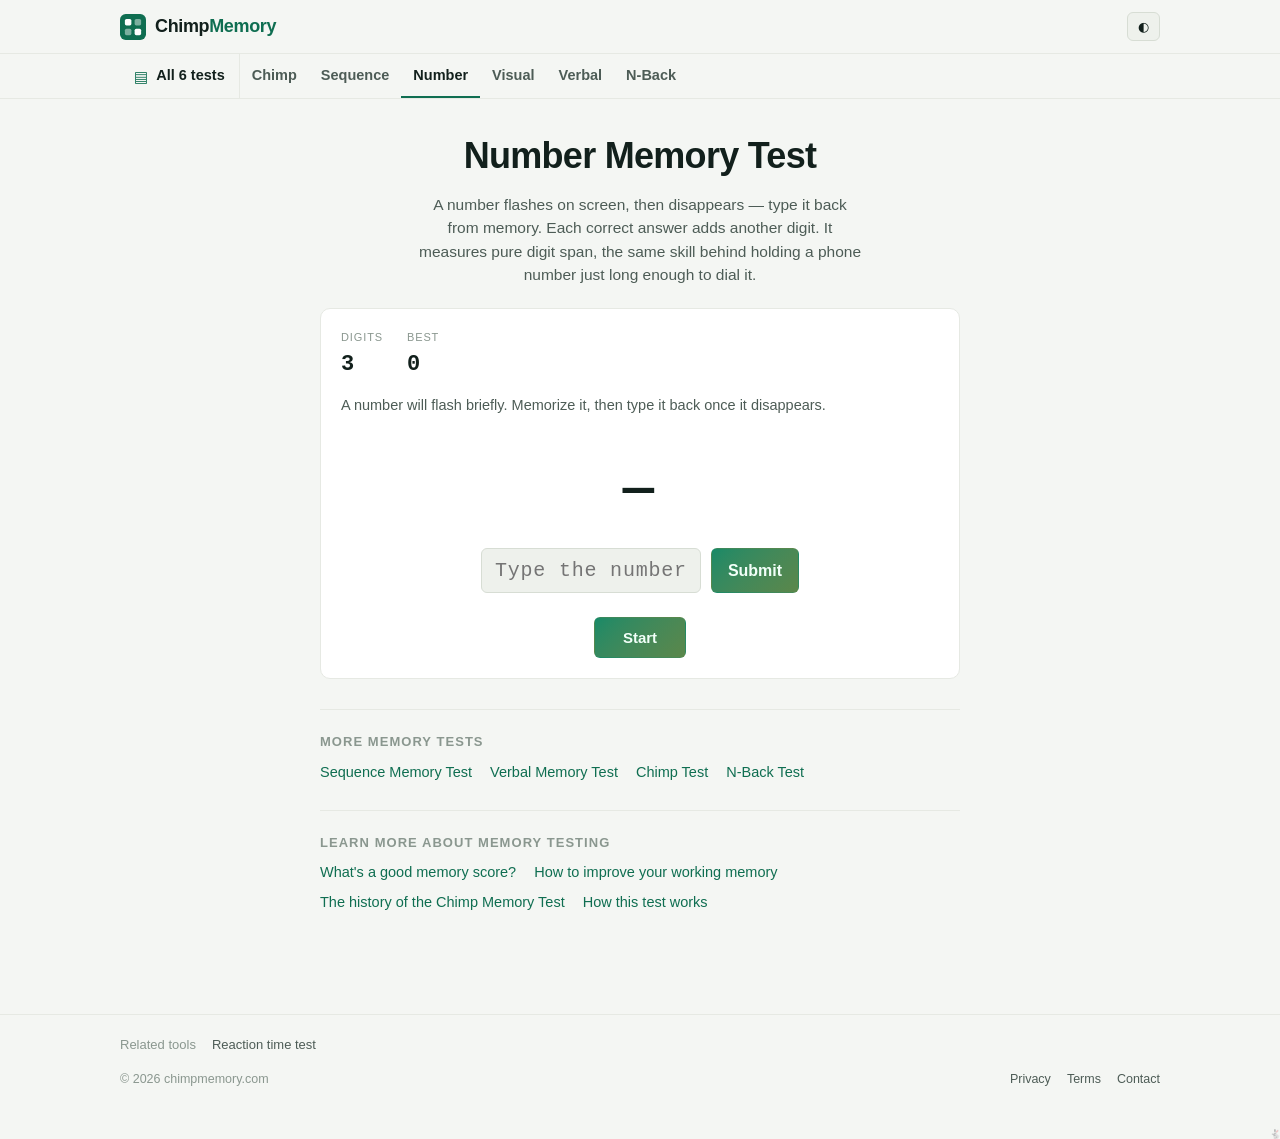
<file: number-memory-test.html>
<!doctype html>
<html lang="en">
<head>
<meta charset="utf-8">
<meta name="viewport" content="width=device-width, initial-scale=1">
<title>Number Memory Test — Free Online Digit Span Game</title>
<meta name="description" content="Take the Number Memory Test: a number flashes briefly, then you type it back from memory. Each success adds a digit. Test your digit span free — no sign-up.">
<link rel="canonical" href="https://chimpmemory.com/number-memory-test">
<meta name="theme-color" content="#0d1210">

<meta property="og:type" content="website">
<meta property="og:title" content="Number Memory Test — Free Online Digit Span Game">
<meta property="og:description" content="A number flashes briefly, then you type it back from memory. Each success adds a digit. Free, runs entirely in your browser.">
<meta property="og:url" content="https://chimpmemory.com/number-memory-test">
<meta property="og:image" content="https://chimpmemory.com/assets/og-image.png">
<meta property="og:image:width" content="1200">
<meta property="og:image:height" content="630">
<meta name="twitter:card" content="summary_large_image">
<meta name="twitter:title" content="Number Memory Test — Free Online Digit Span Game">
<meta name="twitter:description" content="A number flashes briefly, then you type it back from memory. Free, runs entirely in your browser.">
<meta name="twitter:image" content="https://chimpmemory.com/assets/og-image.png">

<link rel="icon" href="/assets/favicon.svg" type="image/svg+xml">
<link rel="stylesheet" href="/assets/css/styles.css">
<script type="application/ld+json">
{
  "@context": "https://schema.org",
  "@type": "WebApplication",
  "name": "Number Memory Test",
  "url": "https://chimpmemory.com/number-memory-test",
  "applicationCategory": "GameApplication",
  "operatingSystem": "Any",
  "offers": { "@type": "Offer", "price": "0", "priceCurrency": "USD" },
  "description": "Free browser-based digit span test: a number flashes on screen, then you type it back from memory, gaining a digit each round."
}
</script>
<script type="application/ld+json">
{
  "@context": "https://schema.org",
  "@type": "BreadcrumbList",
  "itemListElement": [
    {
      "@type": "ListItem",
      "position": 1,
      "name": "Home",
      "item": "https://chimpmemory.com/"
    },
    {
      "@type": "ListItem",
      "position": 2,
      "name": "Number Memory Test",
      "item": "https://chimpmemory.com/number-memory-test"
    }
  ]
}
</script>

<script async src="https://pagead2.googlesyndication.com/pagead/js/adsbygoogle.js?client=ca-pub-7560786263587509" crossorigin="anonymous"></script>
</head>
<body>
<a class="skip-link" href="#main">Skip to content</a>

<header class="site-header">
  <div class="header-inner">
    <a class="brand" href="/" aria-label="chimpmemory.com home">
      <svg class="brand-icon" viewBox="0 0 32 32" aria-hidden="true">
        <rect width="32" height="32" rx="7" fill="var(--accent-dim)"/>
        <rect x="6" y="6" width="8" height="8" rx="2" fill="var(--bg-raised)"/>
        <rect x="18" y="6" width="8" height="8" rx="2" fill="var(--bg-raised)" opacity=".45"/>
        <rect x="6" y="18" width="8" height="8" rx="2" fill="var(--bg-raised)" opacity=".45"/>
        <rect x="18" y="18" width="8" height="8" rx="2" fill="var(--bg-raised)"/>
      </svg>
      <span class="brand-name">Chimp<span class="brand-accent">Memory</span></span>
    </a>
    <div class="header-actions">
      <button id="theme-toggle" class="icon-btn" type="button" aria-label="Toggle dark/light theme" title="Toggle theme">◐</button>
    </div>
  </div>
</header>

<!-- nav:start -->
<nav class="toolbar" aria-label="Tools">
  <details class="tb-menu">
    <summary class="tb-trigger" aria-label="All 6 tests">
      <span class="tb-glyph" aria-hidden="true">&#9636;</span>
      <span class="tb-label">All 6<span class="tb-label-long"> tests</span></span>
    </summary>
    <div class="tb-sheet is-flat">
      <div class="tb-sheet-cols">
        <ul>
          <li><a href="/chimp-test">Chimp Test</a></li>
          <li><a href="/sequence-memory-test">Sequence Memory Test</a></li>
          <li><a href="/number-memory-test" aria-current="page">Number Memory Test</a></li>
          <li><a href="/visual-memory-test">Visual Memory Test</a></li>
          <li><a href="/verbal-memory-test">Verbal Memory Test</a></li>
          <li><a href="/n-back-test">N-Back Test</a></li>
        </ul>
      </div>
    </div>
  </details>
  <div class="tb-scrim"></div>
  <ul class="tb-rail">
    <li><a href="/chimp-test">Chimp</a></li>
    <li><a href="/sequence-memory-test">Sequence</a></li>
    <li><a href="/number-memory-test" aria-current="page">Number</a></li>
    <li><a href="/visual-memory-test">Visual</a></li>
    <li><a href="/verbal-memory-test">Verbal</a></li>
    <li><a href="/n-back-test">N-Back</a></li>
  </ul>
</nav>
<!-- nav:end -->

<main id="main">
  <div class="solo-head">
    <h1>Number Memory Test</h1>
    <p class="solo-intro">A number flashes on screen, then disappears — type it back from memory. Each correct answer adds another digit. It measures pure digit span, the same skill behind holding a phone number just long enough to dial it.</p>
  </div>

  <div class="game-wrap">
    <div class="panel game-panel" id="number-game-panel">
      <div class="game-status">
        <div class="status-item"><span class="status-label">Digits</span><span class="status-value" id="number-digits">3</span></div>
        <div class="status-item"><span class="status-label">Best</span><span class="status-value" id="number-best">0</span></div>
      </div>
      <p class="game-instructions" id="number-instructions">A number will flash briefly. Memorize it, then type it back once it disappears.</p>
      <div class="number-stage">
        <div class="number-display" id="number-display">—</div>
        <form class="answer-field" id="number-form" hidden>
          <label for="number-input" class="visually-hidden">Your answer</label>
          <input type="text" id="number-input" inputmode="numeric" autocomplete="off" placeholder="Type the number">
          <button type="submit" class="primary">Submit</button>
        </form>
      </div>
      <div class="game-controls">
        <button type="button" class="primary" id="number-start">Start</button>
      </div>
    </div>
    <div class="panel results-panel" id="number-results" hidden>
      <h2>Round over</h2>
      <p class="score-line">You correctly recalled <strong id="number-final-digits"></strong> digits.</p>
      <p class="tier-line" id="number-tier"></p>
        <div class="score-trend" id="number-trend" hidden></div>
      <div class="game-controls" style="margin-top:0;">
        <button type="button" class="primary" id="number-restart">Play again</button>
        <button type="button" class="share-btn" id="number-share">Share result</button>
      </div>
      <div class="history" id="number-history">
        <h3>Last 10 attempts</h3>
        <ol class="history-list" id="number-history-list"></ol>
      </div>
    </div>
  </div>

  <nav class="solo-nav" aria-label="More memory tests">
    <h2>More memory tests</h2>
    <ul class="test-links">
      <li><a href="/sequence-memory-test">Sequence Memory Test</a></li>
      <li><a href="/verbal-memory-test">Verbal Memory Test</a></li>
      <li><a href="/chimp-test">Chimp Test</a></li>
      <li><a href="/n-back-test">N-Back Test</a></li>
    </ul>
  </nav>

  <section class="solo-articles" aria-labelledby="learn-more-heading">
    <h2 id="learn-more-heading">Learn more about memory testing</h2>
    <ul class="test-links">
      <li><a href="/articles/what-is-a-good-memory-score.html">What's a good memory score?</a></li>
      <li><a href="/articles/how-to-improve-working-memory.html">How to improve your working memory</a></li>
      <li><a href="/articles/history-of-the-chimp-memory-test.html">The history of the Chimp Memory Test</a></li>
      <li><a href="/articles/how-this-test-works.html">How this test works</a></li>
    </ul>
  </section>
</main>

<footer class="site-footer">
  <nav class="footer-peers" aria-label="Related tools">
    <span class="footer-peers-label">Related tools</span>
    <ul>
      <li><a href="https://reflexzap.com" rel="noopener">Reaction time test</a></li>
    </ul>
  </nav>
  <div class="footer-inner">
    <div>© <span id="year"></span> chimpmemory.com</div>
    <div class="footer-links">
      <a href="/privacy.html">Privacy</a>
      <a href="/terms.html">Terms</a>
      <a href="&#109;&#97;&#105;&#108;&#116;&#111;&#58;&#104;&#101;&#108;&#108;&#111;&#64;&#103;&#111;&#111;&#100;&#98;&#111;&#116;&#98;&#97;&#100;&#46;&#98;&#111;&#116;">Contact</a>
    </div>
  </div>
</footer>

<script src="/assets/js/percentile.js"></script>
<script src="/assets/js/app.js"></script>
<a href="https://erabb.it" class="erabbit-mark" aria-label="erabb.it"><img src="data:image/svg+xml,<svg xmlns=%22http://www.w3.org/2000/svg%22 viewBox=%220 0 100 100%22><text y=%22.9em%22 font-size=%2290%22>🐇</text></svg>" width="10" height="10" alt=""></a>
</body>
</html>
</file>
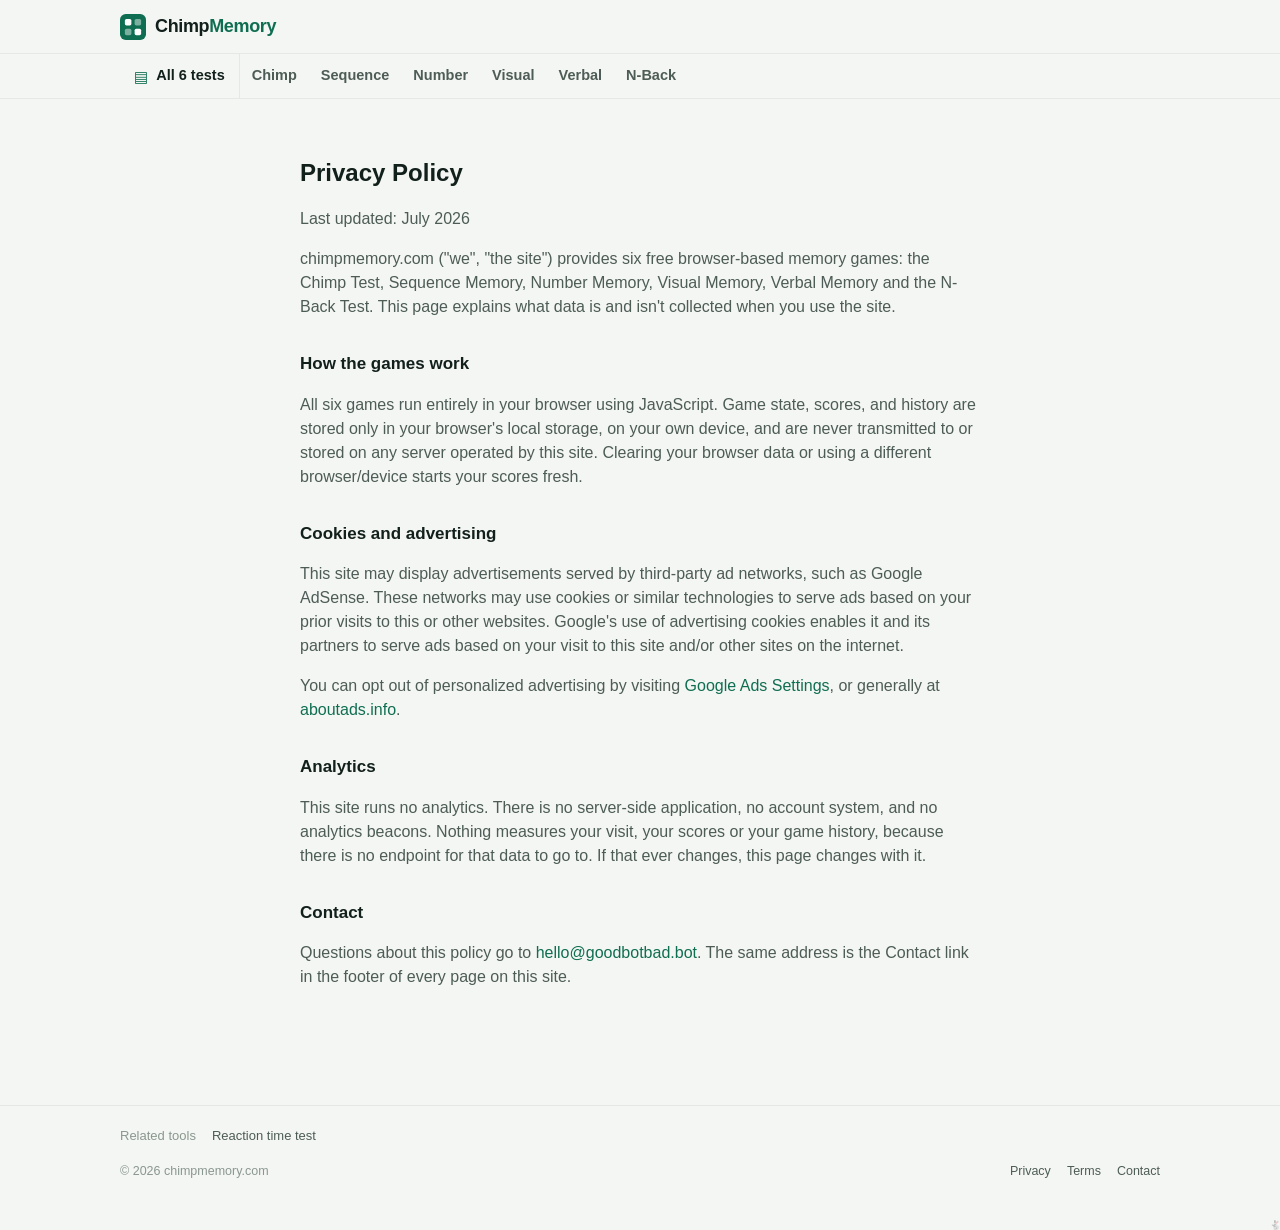
<file: privacy.html>
<!doctype html>
<html lang="en">
<head>
<meta charset="utf-8">
<meta name="viewport" content="width=device-width, initial-scale=1">
<title>Privacy Policy — chimpmemory.com</title>
<meta name="description" content="Privacy policy for chimpmemory.com, the free Chimp Memory Test game bundle.">
<link rel="canonical" href="https://chimpmemory.com/privacy.html">
<meta property="og:image" content="https://chimpmemory.com/assets/og-image.png">
<meta property="og:image:width" content="1200">
<meta property="og:image:height" content="630">
<meta name="twitter:card" content="summary_large_image">
<link rel="icon" href="/assets/favicon.svg" type="image/svg+xml">
<link rel="stylesheet" href="/assets/css/styles.css">
<script type="application/ld+json">
{
  "@context": "https://schema.org",
  "@type": "BreadcrumbList",
  "itemListElement": [
    {
      "@type": "ListItem",
      "position": 1,
      "name": "Home",
      "item": "https://chimpmemory.com/"
    },
    {
      "@type": "ListItem",
      "position": 2,
      "name": "Privacy Policy",
      "item": "https://chimpmemory.com/privacy.html"
    }
  ]
}
</script>
</head>
<body>
<a class="skip-link" href="#main">Skip to content</a>

<header class="site-header">
  <div class="header-inner">
    <a class="brand" href="/" aria-label="chimpmemory.com home">
      <svg class="brand-icon" viewBox="0 0 32 32" aria-hidden="true">
        <rect width="32" height="32" rx="7" fill="var(--accent-dim)"/>
        <rect x="6" y="6" width="8" height="8" rx="2" fill="var(--bg-raised)"/>
        <rect x="18" y="6" width="8" height="8" rx="2" fill="var(--bg-raised)" opacity=".45"/>
        <rect x="6" y="18" width="8" height="8" rx="2" fill="var(--bg-raised)" opacity=".45"/>
        <rect x="18" y="18" width="8" height="8" rx="2" fill="var(--bg-raised)"/>
      </svg>
      <span class="brand-name">Chimp<span class="brand-accent">Memory</span></span>
    </a>
  </div>
</header>

<!-- nav:start -->
<nav class="toolbar" aria-label="Tools">
  <details class="tb-menu">
    <summary class="tb-trigger" aria-label="All 6 tests">
      <span class="tb-glyph" aria-hidden="true">&#9636;</span>
      <span class="tb-label">All 6<span class="tb-label-long"> tests</span></span>
    </summary>
    <div class="tb-sheet is-flat">
      <div class="tb-sheet-cols">
        <ul>
          <li><a href="/chimp-test">Chimp Test</a></li>
          <li><a href="/sequence-memory-test">Sequence Memory Test</a></li>
          <li><a href="/number-memory-test">Number Memory Test</a></li>
          <li><a href="/visual-memory-test">Visual Memory Test</a></li>
          <li><a href="/verbal-memory-test">Verbal Memory Test</a></li>
          <li><a href="/n-back-test">N-Back Test</a></li>
        </ul>
      </div>
    </div>
  </details>
  <div class="tb-scrim"></div>
  <ul class="tb-rail">
    <li><a href="/chimp-test">Chimp</a></li>
    <li><a href="/sequence-memory-test">Sequence</a></li>
    <li><a href="/number-memory-test">Number</a></li>
    <li><a href="/visual-memory-test">Visual</a></li>
    <li><a href="/verbal-memory-test">Verbal</a></li>
    <li><a href="/n-back-test">N-Back</a></li>
  </ul>
</nav>
<!-- nav:end -->
<main id="main" class="container-narrow">
  <h1>Privacy Policy</h1>
  <p>Last updated: July 2026</p>

  <p>chimpmemory.com ("we", "the site") provides six free browser-based memory games: the Chimp Test, Sequence Memory, Number Memory, Visual Memory, Verbal Memory and the N-Back Test. This page explains what data is and isn't collected when you use the site.</p>

  <h2>How the games work</h2>
  <p>All six games run entirely in your browser using JavaScript. Game state, scores, and history are stored only in your browser's local storage, on your own device, and are never transmitted to or stored on any server operated by this site. Clearing your browser data or using a different browser/device starts your scores fresh.</p>

  <h2>Cookies and advertising</h2>
  <p>This site may display advertisements served by third-party ad networks, such as Google AdSense. These networks may use cookies or similar technologies to serve ads based on your prior visits to this or other websites. Google's use of advertising cookies enables it and its partners to serve ads based on your visit to this site and/or other sites on the internet.</p>
  <p>You can opt out of personalized advertising by visiting <a href="https://www.google.com/settings/ads" target="_blank" rel="noopener">Google Ads Settings</a>, or generally at <a href="https://www.aboutads.info/choices/" target="_blank" rel="noopener">aboutads.info</a>.</p>

  <h2>Analytics</h2>
  <p>This site runs no analytics. There is no server-side application, no account system, and no analytics beacons. Nothing measures your visit, your scores or your game history, because there is no endpoint for that data to go to. If that ever changes, this page changes with it.</p>

  <h2>Contact</h2>
  <p>Questions about this policy go to <a href="&#109;&#97;&#105;&#108;&#116;&#111;&#58;&#104;&#101;&#108;&#108;&#111;&#64;&#103;&#111;&#111;&#100;&#98;&#111;&#116;&#98;&#97;&#100;&#46;&#98;&#111;&#116;">&#104;&#101;&#108;&#108;&#111;&#64;&#103;&#111;&#111;&#100;&#98;&#111;&#116;&#98;&#97;&#100;&#46;&#98;&#111;&#116;</a>. The same address is the Contact link in the footer of every page on this site.</p>
</main>
<footer class="site-footer">
  <nav class="footer-peers" aria-label="Related tools">
    <span class="footer-peers-label">Related tools</span>
    <ul>
      <li><a href="https://reflexzap.com" rel="noopener">Reaction time test</a></li>
    </ul>
  </nav>
  <div class="footer-inner">
    <div>© <span id="year"></span> chimpmemory.com</div>
    <div class="footer-links">
      <a href="/privacy.html">Privacy</a>
      <a href="/terms.html">Terms</a>
      <a href="&#109;&#97;&#105;&#108;&#116;&#111;&#58;&#104;&#101;&#108;&#108;&#111;&#64;&#103;&#111;&#111;&#100;&#98;&#111;&#116;&#98;&#97;&#100;&#46;&#98;&#111;&#116;">Contact</a>
    </div>
  </div>
</footer>
<script src="/assets/js/app.js"></script>
<script>document.getElementById("year").textContent = new Date().getFullYear();</script>
<a href="https://erabb.it" class="erabbit-mark" aria-label="erabb.it"><img src="data:image/svg+xml,<svg xmlns=%22http://www.w3.org/2000/svg%22 viewBox=%220 0 100 100%22><text y=%22.9em%22 font-size=%2290%22>🐇</text></svg>" width="10" height="10" alt=""></a>
</body>
</html>
</file>
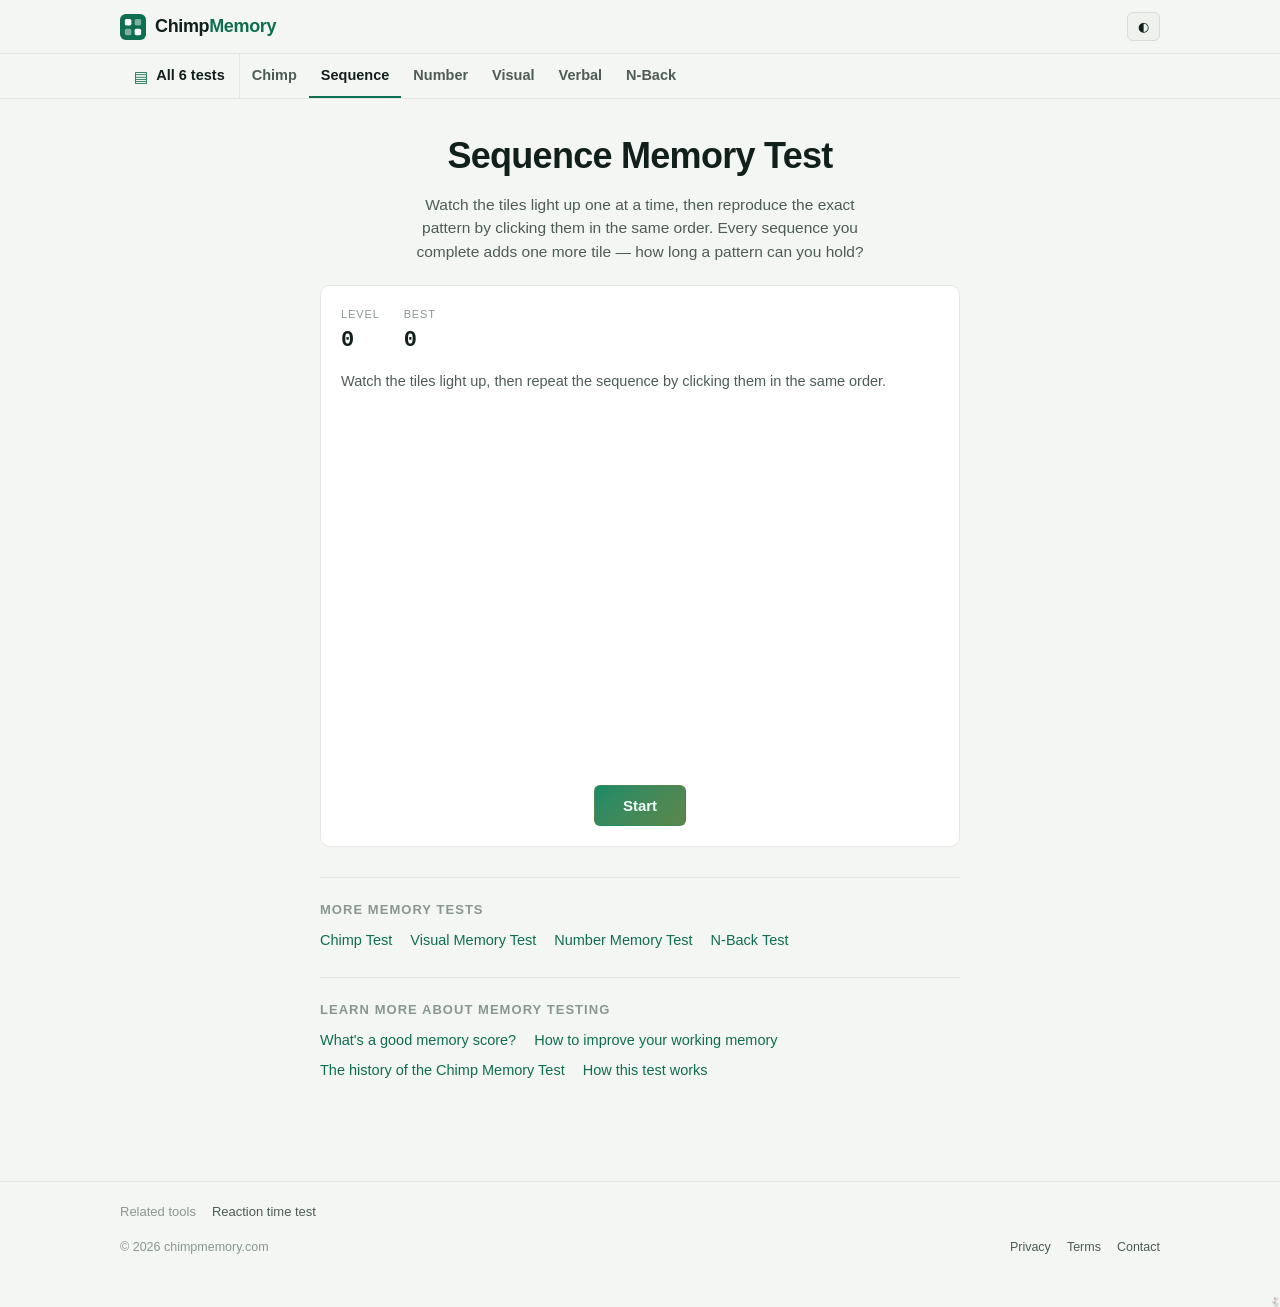
<file: sequence-memory-test.html>
<!doctype html>
<html lang="en">
<head>
<meta charset="utf-8">
<meta name="viewport" content="width=device-width, initial-scale=1">
<title>Sequence Memory Test — Free Online Pattern Recall Game</title>
<meta name="description" content="Take the Sequence Memory Test: tiles light up one at a time and you repeat the pattern back in order. Each success adds a tile. Free, instant, no sign-up.">
<link rel="canonical" href="https://chimpmemory.com/sequence-memory-test">
<meta name="theme-color" content="#0d1210">

<meta property="og:type" content="website">
<meta property="og:title" content="Sequence Memory Test — Free Online Pattern Recall Game">
<meta property="og:description" content="Tiles light up one at a time and you repeat the pattern back in order. Each success adds a tile. Free, runs entirely in your browser.">
<meta property="og:url" content="https://chimpmemory.com/sequence-memory-test">
<meta property="og:image" content="https://chimpmemory.com/assets/og-image.png">
<meta property="og:image:width" content="1200">
<meta property="og:image:height" content="630">
<meta name="twitter:card" content="summary_large_image">
<meta name="twitter:title" content="Sequence Memory Test — Free Online Pattern Recall Game">
<meta name="twitter:description" content="Tiles light up one at a time and you repeat the pattern back in order. Free, runs entirely in your browser.">
<meta name="twitter:image" content="https://chimpmemory.com/assets/og-image.png">

<link rel="icon" href="/assets/favicon.svg" type="image/svg+xml">
<link rel="stylesheet" href="/assets/css/styles.css">
<script type="application/ld+json">
{
  "@context": "https://schema.org",
  "@type": "WebApplication",
  "name": "Sequence Memory Test",
  "url": "https://chimpmemory.com/sequence-memory-test",
  "applicationCategory": "GameApplication",
  "operatingSystem": "Any",
  "offers": { "@type": "Offer", "price": "0", "priceCurrency": "USD" },
  "description": "Free browser-based sequence memory game: a grid lights tiles one at a time and you repeat the pattern back, one tile longer each round."
}
</script>
<script type="application/ld+json">
{
  "@context": "https://schema.org",
  "@type": "BreadcrumbList",
  "itemListElement": [
    {
      "@type": "ListItem",
      "position": 1,
      "name": "Home",
      "item": "https://chimpmemory.com/"
    },
    {
      "@type": "ListItem",
      "position": 2,
      "name": "Sequence Memory Test",
      "item": "https://chimpmemory.com/sequence-memory-test"
    }
  ]
}
</script>

<script async src="https://pagead2.googlesyndication.com/pagead/js/adsbygoogle.js?client=ca-pub-7560786263587509" crossorigin="anonymous"></script>
</head>
<body>
<a class="skip-link" href="#main">Skip to content</a>

<header class="site-header">
  <div class="header-inner">
    <a class="brand" href="/" aria-label="chimpmemory.com home">
      <svg class="brand-icon" viewBox="0 0 32 32" aria-hidden="true">
        <rect width="32" height="32" rx="7" fill="var(--accent-dim)"/>
        <rect x="6" y="6" width="8" height="8" rx="2" fill="var(--bg-raised)"/>
        <rect x="18" y="6" width="8" height="8" rx="2" fill="var(--bg-raised)" opacity=".45"/>
        <rect x="6" y="18" width="8" height="8" rx="2" fill="var(--bg-raised)" opacity=".45"/>
        <rect x="18" y="18" width="8" height="8" rx="2" fill="var(--bg-raised)"/>
      </svg>
      <span class="brand-name">Chimp<span class="brand-accent">Memory</span></span>
    </a>
    <div class="header-actions">
      <button id="theme-toggle" class="icon-btn" type="button" aria-label="Toggle dark/light theme" title="Toggle theme">◐</button>
    </div>
  </div>
</header>

<!-- nav:start -->
<nav class="toolbar" aria-label="Tools">
  <details class="tb-menu">
    <summary class="tb-trigger" aria-label="All 6 tests">
      <span class="tb-glyph" aria-hidden="true">&#9636;</span>
      <span class="tb-label">All 6<span class="tb-label-long"> tests</span></span>
    </summary>
    <div class="tb-sheet is-flat">
      <div class="tb-sheet-cols">
        <ul>
          <li><a href="/chimp-test">Chimp Test</a></li>
          <li><a href="/sequence-memory-test" aria-current="page">Sequence Memory Test</a></li>
          <li><a href="/number-memory-test">Number Memory Test</a></li>
          <li><a href="/visual-memory-test">Visual Memory Test</a></li>
          <li><a href="/verbal-memory-test">Verbal Memory Test</a></li>
          <li><a href="/n-back-test">N-Back Test</a></li>
        </ul>
      </div>
    </div>
  </details>
  <div class="tb-scrim"></div>
  <ul class="tb-rail">
    <li><a href="/chimp-test">Chimp</a></li>
    <li><a href="/sequence-memory-test" aria-current="page">Sequence</a></li>
    <li><a href="/number-memory-test">Number</a></li>
    <li><a href="/visual-memory-test">Visual</a></li>
    <li><a href="/verbal-memory-test">Verbal</a></li>
    <li><a href="/n-back-test">N-Back</a></li>
  </ul>
</nav>
<!-- nav:end -->

<main id="main">
  <div class="solo-head">
    <h1>Sequence Memory Test</h1>
    <p class="solo-intro">Watch the tiles light up one at a time, then reproduce the exact pattern by clicking them in the same order. Every sequence you complete adds one more tile — how long a pattern can you hold?</p>
  </div>

  <div class="game-wrap">
    <div class="panel game-panel" id="sequence-game-panel">
      <div class="game-status">
        <div class="status-item"><span class="status-label">Level</span><span class="status-value" id="sequence-level">0</span></div>
        <div class="status-item"><span class="status-label">Best</span><span class="status-value" id="sequence-best">0</span></div>
      </div>
      <p class="game-instructions" id="sequence-instructions">Watch the tiles light up, then repeat the sequence by clicking them in the same order.</p>
      <div class="seq-board" id="sequence-board"></div>
      <div class="game-controls">
        <button type="button" class="primary" id="sequence-start">Start</button>
      </div>
    </div>
    <div class="panel results-panel" id="sequence-results" hidden>
      <h2>Round over</h2>
      <p class="score-line">You reproduced a sequence <strong id="sequence-final-level"></strong> tiles long.</p>
      <p class="tier-line" id="sequence-tier"></p>
        <div class="score-trend" id="sequence-trend" hidden></div>
      <div class="game-controls" style="margin-top:0;">
        <button type="button" class="primary" id="sequence-restart">Play again</button>
        <button type="button" class="share-btn" id="sequence-share">Share result</button>
      </div>
      <div class="history" id="sequence-history">
        <h3>Last 10 attempts</h3>
        <ol class="history-list" id="sequence-history-list"></ol>
      </div>
    </div>
  </div>

  <nav class="solo-nav" aria-label="More memory tests">
    <h2>More memory tests</h2>
    <ul class="test-links">
      <li><a href="/chimp-test">Chimp Test</a></li>
      <li><a href="/visual-memory-test">Visual Memory Test</a></li>
      <li><a href="/number-memory-test">Number Memory Test</a></li>
      <li><a href="/n-back-test">N-Back Test</a></li>
    </ul>
  </nav>

  <section class="solo-articles" aria-labelledby="learn-more-heading">
    <h2 id="learn-more-heading">Learn more about memory testing</h2>
    <ul class="test-links">
      <li><a href="/articles/what-is-a-good-memory-score.html">What's a good memory score?</a></li>
      <li><a href="/articles/how-to-improve-working-memory.html">How to improve your working memory</a></li>
      <li><a href="/articles/history-of-the-chimp-memory-test.html">The history of the Chimp Memory Test</a></li>
      <li><a href="/articles/how-this-test-works.html">How this test works</a></li>
    </ul>
  </section>
</main>

<footer class="site-footer">
  <nav class="footer-peers" aria-label="Related tools">
    <span class="footer-peers-label">Related tools</span>
    <ul>
      <li><a href="https://reflexzap.com" rel="noopener">Reaction time test</a></li>
    </ul>
  </nav>
  <div class="footer-inner">
    <div>© <span id="year"></span> chimpmemory.com</div>
    <div class="footer-links">
      <a href="/privacy.html">Privacy</a>
      <a href="/terms.html">Terms</a>
      <a href="&#109;&#97;&#105;&#108;&#116;&#111;&#58;&#104;&#101;&#108;&#108;&#111;&#64;&#103;&#111;&#111;&#100;&#98;&#111;&#116;&#98;&#97;&#100;&#46;&#98;&#111;&#116;">Contact</a>
    </div>
  </div>
</footer>

<script src="/assets/js/percentile.js"></script>
<script src="/assets/js/app.js"></script>
<a href="https://erabb.it" class="erabbit-mark" aria-label="erabb.it"><img src="data:image/svg+xml,<svg xmlns=%22http://www.w3.org/2000/svg%22 viewBox=%220 0 100 100%22><text y=%22.9em%22 font-size=%2290%22>🐇</text></svg>" width="10" height="10" alt=""></a>
</body>
</html>
</file>
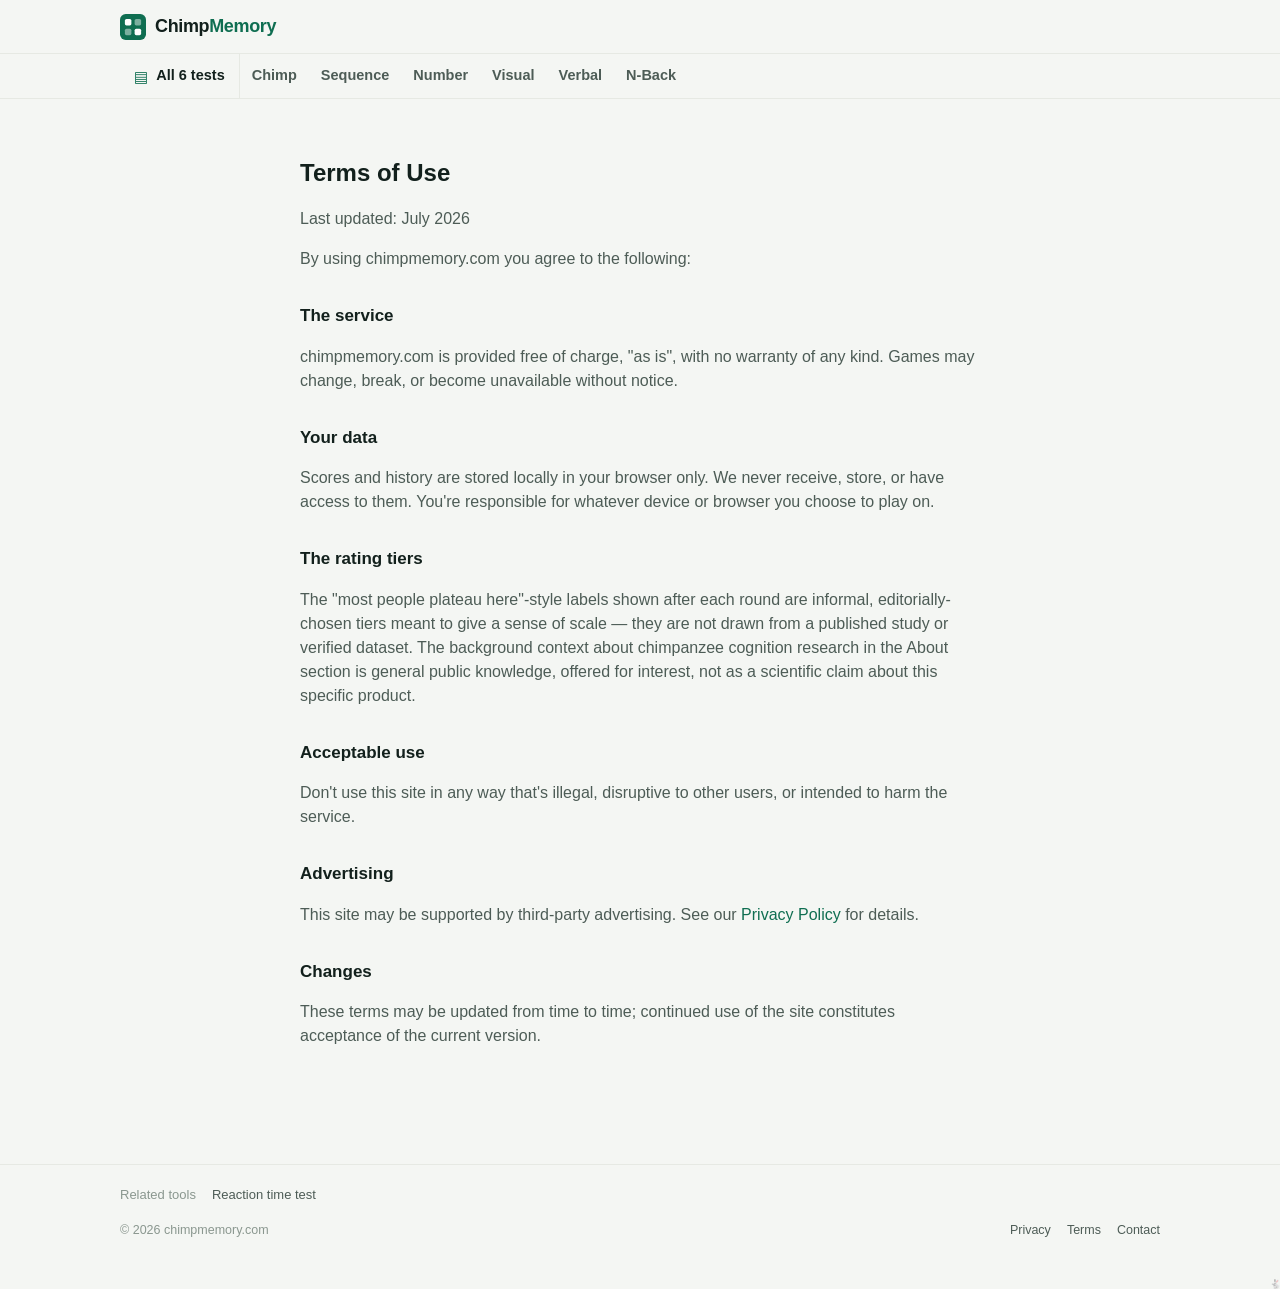
<file: terms.html>
<!doctype html>
<html lang="en">
<head>
<meta charset="utf-8">
<meta name="viewport" content="width=device-width, initial-scale=1">
<title>Terms of Use — chimpmemory.com</title>
<meta name="description" content="Terms of use for chimpmemory.com, the free Chimp Memory Test game bundle.">
<link rel="canonical" href="https://chimpmemory.com/terms.html">
<meta property="og:image" content="https://chimpmemory.com/assets/og-image.png">
<meta property="og:image:width" content="1200">
<meta property="og:image:height" content="630">
<meta name="twitter:card" content="summary_large_image">
<link rel="icon" href="/assets/favicon.svg" type="image/svg+xml">
<link rel="stylesheet" href="/assets/css/styles.css">
<script type="application/ld+json">
{
  "@context": "https://schema.org",
  "@type": "BreadcrumbList",
  "itemListElement": [
    {
      "@type": "ListItem",
      "position": 1,
      "name": "Home",
      "item": "https://chimpmemory.com/"
    },
    {
      "@type": "ListItem",
      "position": 2,
      "name": "Terms of Use",
      "item": "https://chimpmemory.com/terms.html"
    }
  ]
}
</script>
</head>
<body>
<a class="skip-link" href="#main">Skip to content</a>

<header class="site-header">
  <div class="header-inner">
    <a class="brand" href="/" aria-label="chimpmemory.com home">
      <svg class="brand-icon" viewBox="0 0 32 32" aria-hidden="true">
        <rect width="32" height="32" rx="7" fill="var(--accent-dim)"/>
        <rect x="6" y="6" width="8" height="8" rx="2" fill="var(--bg-raised)"/>
        <rect x="18" y="6" width="8" height="8" rx="2" fill="var(--bg-raised)" opacity=".45"/>
        <rect x="6" y="18" width="8" height="8" rx="2" fill="var(--bg-raised)" opacity=".45"/>
        <rect x="18" y="18" width="8" height="8" rx="2" fill="var(--bg-raised)"/>
      </svg>
      <span class="brand-name">Chimp<span class="brand-accent">Memory</span></span>
    </a>
  </div>
</header>

<!-- nav:start -->
<nav class="toolbar" aria-label="Tools">
  <details class="tb-menu">
    <summary class="tb-trigger" aria-label="All 6 tests">
      <span class="tb-glyph" aria-hidden="true">&#9636;</span>
      <span class="tb-label">All 6<span class="tb-label-long"> tests</span></span>
    </summary>
    <div class="tb-sheet is-flat">
      <div class="tb-sheet-cols">
        <ul>
          <li><a href="/chimp-test">Chimp Test</a></li>
          <li><a href="/sequence-memory-test">Sequence Memory Test</a></li>
          <li><a href="/number-memory-test">Number Memory Test</a></li>
          <li><a href="/visual-memory-test">Visual Memory Test</a></li>
          <li><a href="/verbal-memory-test">Verbal Memory Test</a></li>
          <li><a href="/n-back-test">N-Back Test</a></li>
        </ul>
      </div>
    </div>
  </details>
  <div class="tb-scrim"></div>
  <ul class="tb-rail">
    <li><a href="/chimp-test">Chimp</a></li>
    <li><a href="/sequence-memory-test">Sequence</a></li>
    <li><a href="/number-memory-test">Number</a></li>
    <li><a href="/visual-memory-test">Visual</a></li>
    <li><a href="/verbal-memory-test">Verbal</a></li>
    <li><a href="/n-back-test">N-Back</a></li>
  </ul>
</nav>
<!-- nav:end -->
<main id="main" class="container-narrow">
  <h1>Terms of Use</h1>
  <p>Last updated: July 2026</p>

  <p>By using chimpmemory.com you agree to the following:</p>

  <h2>The service</h2>
  <p>chimpmemory.com is provided free of charge, "as is", with no warranty of any kind. Games may change, break, or become unavailable without notice.</p>

  <h2>Your data</h2>
  <p>Scores and history are stored locally in your browser only. We never receive, store, or have access to them. You're responsible for whatever device or browser you choose to play on.</p>

  <h2>The rating tiers</h2>
  <p>The "most people plateau here"-style labels shown after each round are informal, editorially-chosen tiers meant to give a sense of scale — they are not drawn from a published study or verified dataset. The background context about chimpanzee cognition research in the About section is general public knowledge, offered for interest, not as a scientific claim about this specific product.</p>

  <h2>Acceptable use</h2>
  <p>Don't use this site in any way that's illegal, disruptive to other users, or intended to harm the service.</p>

  <h2>Advertising</h2>
  <p>This site may be supported by third-party advertising. See our <a href="/privacy.html">Privacy Policy</a> for details.</p>

  <h2>Changes</h2>
  <p>These terms may be updated from time to time; continued use of the site constitutes acceptance of the current version.</p>
</main>
<footer class="site-footer">
  <nav class="footer-peers" aria-label="Related tools">
    <span class="footer-peers-label">Related tools</span>
    <ul>
      <li><a href="https://reflexzap.com" rel="noopener">Reaction time test</a></li>
    </ul>
  </nav>
  <div class="footer-inner">
    <div>© <span id="year"></span> chimpmemory.com</div>
    <div class="footer-links">
      <a href="/privacy.html">Privacy</a>
      <a href="/terms.html">Terms</a>
      <a href="&#109;&#97;&#105;&#108;&#116;&#111;&#58;&#104;&#101;&#108;&#108;&#111;&#64;&#103;&#111;&#111;&#100;&#98;&#111;&#116;&#98;&#97;&#100;&#46;&#98;&#111;&#116;">Contact</a>
    </div>
  </div>
</footer>
<script src="/assets/js/app.js"></script>
<script>document.getElementById("year").textContent = new Date().getFullYear();</script>
<a href="https://erabb.it" class="erabbit-mark" aria-label="erabb.it"><img src="data:image/svg+xml,<svg xmlns=%22http://www.w3.org/2000/svg%22 viewBox=%220 0 100 100%22><text y=%22.9em%22 font-size=%2290%22>🐇</text></svg>" width="10" height="10" alt=""></a>
</body>
</html>
</file>
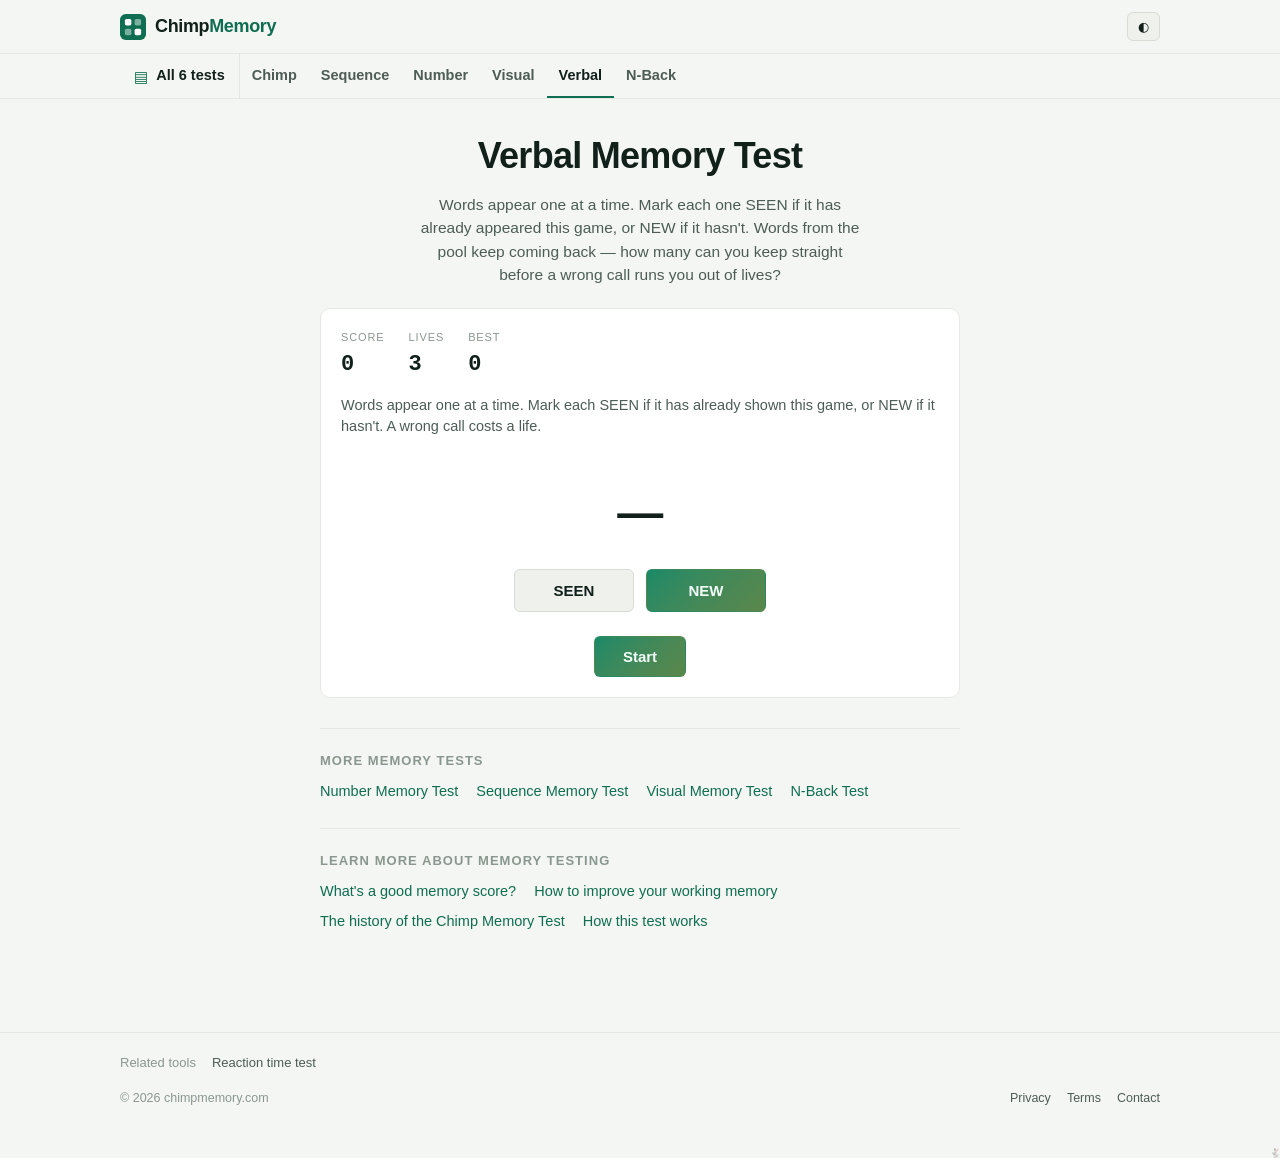
<file: verbal-memory-test.html>
<!doctype html>
<html lang="en">
<head>
<meta charset="utf-8">
<meta name="viewport" content="width=device-width, initial-scale=1">
<title>Verbal Memory Test — Free Online Word Recall Game</title>
<meta name="description" content="Take the Verbal Memory Test: words appear one at a time and you mark each SEEN or NEW. A wrong call costs a life; three lives. Free, instant, no sign-up.">
<link rel="canonical" href="https://chimpmemory.com/verbal-memory-test">
<meta name="theme-color" content="#0d1210">

<meta property="og:type" content="website">
<meta property="og:title" content="Verbal Memory Test — Free Online Word Recall Game">
<meta property="og:description" content="Words appear one at a time and you mark each SEEN or NEW. A wrong call costs a life; three lives. Free, runs entirely in your browser.">
<meta property="og:url" content="https://chimpmemory.com/verbal-memory-test">
<meta property="og:image" content="https://chimpmemory.com/assets/og-image.png">
<meta property="og:image:width" content="1200">
<meta property="og:image:height" content="630">
<meta name="twitter:card" content="summary_large_image">
<meta name="twitter:title" content="Verbal Memory Test — Free Online Word Recall Game">
<meta name="twitter:description" content="Words appear one at a time and you mark each SEEN or NEW. Free, runs entirely in your browser.">
<meta name="twitter:image" content="https://chimpmemory.com/assets/og-image.png">

<link rel="icon" href="/assets/favicon.svg" type="image/svg+xml">
<link rel="stylesheet" href="/assets/css/styles.css">
<script type="application/ld+json">
{
  "@context": "https://schema.org",
  "@type": "WebApplication",
  "name": "Verbal Memory Test",
  "url": "https://chimpmemory.com/verbal-memory-test",
  "applicationCategory": "GameApplication",
  "operatingSystem": "Any",
  "offers": { "@type": "Offer", "price": "0", "priceCurrency": "USD" },
  "description": "Free browser-based verbal memory game: mark each word SEEN or NEW as words from a repeating pool go by, with three lives."
}
</script>
<script type="application/ld+json">
{
  "@context": "https://schema.org",
  "@type": "BreadcrumbList",
  "itemListElement": [
    {
      "@type": "ListItem",
      "position": 1,
      "name": "Home",
      "item": "https://chimpmemory.com/"
    },
    {
      "@type": "ListItem",
      "position": 2,
      "name": "Verbal Memory Test",
      "item": "https://chimpmemory.com/verbal-memory-test"
    }
  ]
}
</script>

<script async src="https://pagead2.googlesyndication.com/pagead/js/adsbygoogle.js?client=ca-pub-7560786263587509" crossorigin="anonymous"></script>
</head>
<body>
<a class="skip-link" href="#main">Skip to content</a>

<header class="site-header">
  <div class="header-inner">
    <a class="brand" href="/" aria-label="chimpmemory.com home">
      <svg class="brand-icon" viewBox="0 0 32 32" aria-hidden="true">
        <rect width="32" height="32" rx="7" fill="var(--accent-dim)"/>
        <rect x="6" y="6" width="8" height="8" rx="2" fill="var(--bg-raised)"/>
        <rect x="18" y="6" width="8" height="8" rx="2" fill="var(--bg-raised)" opacity=".45"/>
        <rect x="6" y="18" width="8" height="8" rx="2" fill="var(--bg-raised)" opacity=".45"/>
        <rect x="18" y="18" width="8" height="8" rx="2" fill="var(--bg-raised)"/>
      </svg>
      <span class="brand-name">Chimp<span class="brand-accent">Memory</span></span>
    </a>
    <div class="header-actions">
      <button id="theme-toggle" class="icon-btn" type="button" aria-label="Toggle dark/light theme" title="Toggle theme">◐</button>
    </div>
  </div>
</header>

<!-- nav:start -->
<nav class="toolbar" aria-label="Tools">
  <details class="tb-menu">
    <summary class="tb-trigger" aria-label="All 6 tests">
      <span class="tb-glyph" aria-hidden="true">&#9636;</span>
      <span class="tb-label">All 6<span class="tb-label-long"> tests</span></span>
    </summary>
    <div class="tb-sheet is-flat">
      <div class="tb-sheet-cols">
        <ul>
          <li><a href="/chimp-test">Chimp Test</a></li>
          <li><a href="/sequence-memory-test">Sequence Memory Test</a></li>
          <li><a href="/number-memory-test">Number Memory Test</a></li>
          <li><a href="/visual-memory-test">Visual Memory Test</a></li>
          <li><a href="/verbal-memory-test" aria-current="page">Verbal Memory Test</a></li>
          <li><a href="/n-back-test">N-Back Test</a></li>
        </ul>
      </div>
    </div>
  </details>
  <div class="tb-scrim"></div>
  <ul class="tb-rail">
    <li><a href="/chimp-test">Chimp</a></li>
    <li><a href="/sequence-memory-test">Sequence</a></li>
    <li><a href="/number-memory-test">Number</a></li>
    <li><a href="/visual-memory-test">Visual</a></li>
    <li><a href="/verbal-memory-test" aria-current="page">Verbal</a></li>
    <li><a href="/n-back-test">N-Back</a></li>
  </ul>
</nav>
<!-- nav:end -->

<main id="main">
  <div class="solo-head">
    <h1>Verbal Memory Test</h1>
    <p class="solo-intro">Words appear one at a time. Mark each one SEEN if it has already appeared this game, or NEW if it hasn't. Words from the pool keep coming back — how many can you keep straight before a wrong call runs you out of lives?</p>
  </div>

  <div class="game-wrap">
    <div class="panel game-panel" id="verbal-game-panel">
      <div class="game-status">
        <div class="status-item"><span class="status-label">Score</span><span class="status-value" id="verbal-score">0</span></div>
        <div class="status-item"><span class="status-label">Lives</span><span class="status-value" id="verbal-lives">3</span></div>
        <div class="status-item"><span class="status-label">Best</span><span class="status-value" id="verbal-best">0</span></div>
      </div>
      <p class="game-instructions" id="verbal-instructions">Words appear one at a time. Mark each SEEN if it has already shown this game, or NEW if it hasn't. A wrong call costs a life.</p>
      <div class="verbal-stage">
        <div class="verbal-word" id="verbal-word">—</div>
        <div class="verbal-controls" id="verbal-buttons" hidden>
          <button type="button" id="verbal-seen">SEEN</button>
          <button type="button" class="primary" id="verbal-new">NEW</button>
        </div>
      </div>
      <div class="game-controls">
        <button type="button" class="primary" id="verbal-start">Start</button>
      </div>
    </div>
    <div class="panel results-panel" id="verbal-results" hidden>
      <h2>Round over</h2>
      <p class="score-line">You survived <strong id="verbal-final-score"></strong> words.</p>
      <p class="tier-line" id="verbal-tier"></p>
        <div class="score-trend" id="verbal-trend" hidden></div>
      <div class="game-controls" style="margin-top:0;">
        <button type="button" class="primary" id="verbal-restart">Play again</button>
        <button type="button" class="share-btn" id="verbal-share">Share result</button>
      </div>
      <div class="history" id="verbal-history">
        <h3>Last 10 attempts</h3>
        <ol class="history-list" id="verbal-history-list"></ol>
      </div>
    </div>
  </div>

  <nav class="solo-nav" aria-label="More memory tests">
    <h2>More memory tests</h2>
    <ul class="test-links">
      <li><a href="/number-memory-test">Number Memory Test</a></li>
      <li><a href="/sequence-memory-test">Sequence Memory Test</a></li>
      <li><a href="/visual-memory-test">Visual Memory Test</a></li>
      <li><a href="/n-back-test">N-Back Test</a></li>
    </ul>
  </nav>

  <section class="solo-articles" aria-labelledby="learn-more-heading">
    <h2 id="learn-more-heading">Learn more about memory testing</h2>
    <ul class="test-links">
      <li><a href="/articles/what-is-a-good-memory-score.html">What's a good memory score?</a></li>
      <li><a href="/articles/how-to-improve-working-memory.html">How to improve your working memory</a></li>
      <li><a href="/articles/history-of-the-chimp-memory-test.html">The history of the Chimp Memory Test</a></li>
      <li><a href="/articles/how-this-test-works.html">How this test works</a></li>
    </ul>
  </section>
</main>

<footer class="site-footer">
  <nav class="footer-peers" aria-label="Related tools">
    <span class="footer-peers-label">Related tools</span>
    <ul>
      <li><a href="https://reflexzap.com" rel="noopener">Reaction time test</a></li>
    </ul>
  </nav>
  <div class="footer-inner">
    <div>© <span id="year"></span> chimpmemory.com</div>
    <div class="footer-links">
      <a href="/privacy.html">Privacy</a>
      <a href="/terms.html">Terms</a>
      <a href="&#109;&#97;&#105;&#108;&#116;&#111;&#58;&#104;&#101;&#108;&#108;&#111;&#64;&#103;&#111;&#111;&#100;&#98;&#111;&#116;&#98;&#97;&#100;&#46;&#98;&#111;&#116;">Contact</a>
    </div>
  </div>
</footer>

<script src="/assets/js/percentile.js"></script>
<script src="/assets/js/app.js"></script>
<a href="https://erabb.it" class="erabbit-mark" aria-label="erabb.it"><img src="data:image/svg+xml,<svg xmlns=%22http://www.w3.org/2000/svg%22 viewBox=%220 0 100 100%22><text y=%22.9em%22 font-size=%2290%22>🐇</text></svg>" width="10" height="10" alt=""></a>
</body>
</html>
</file>
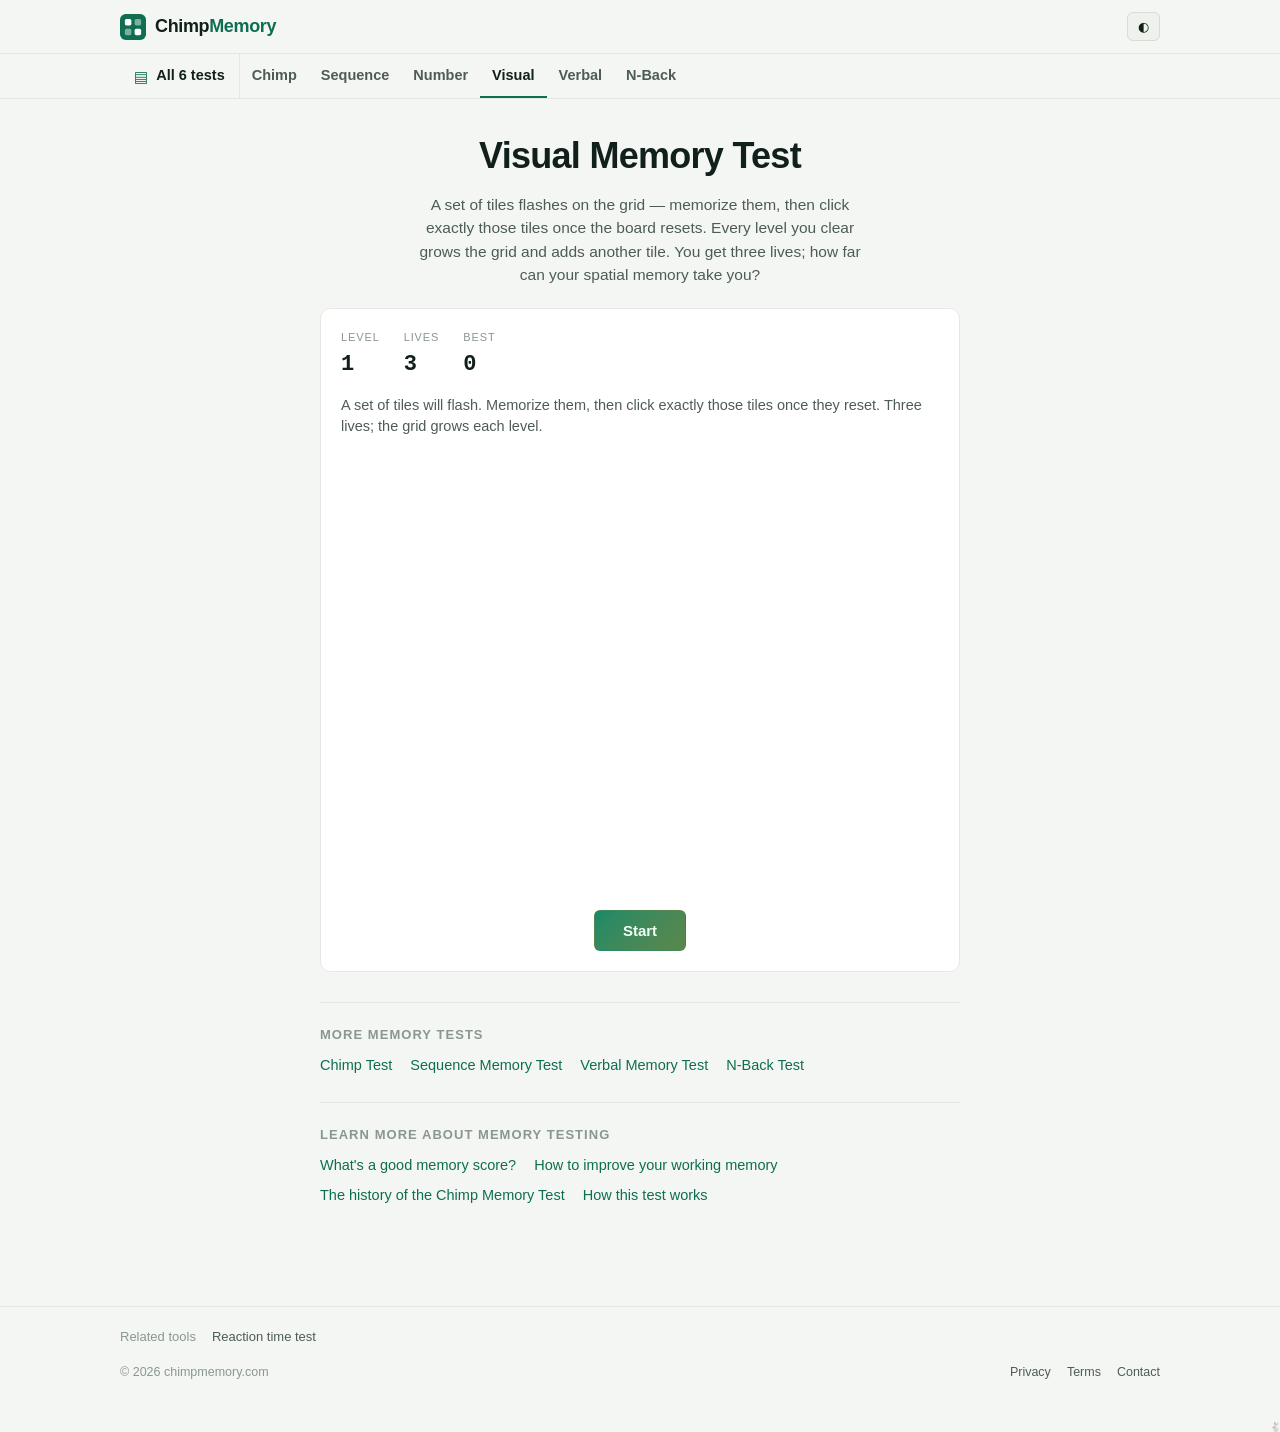
<file: visual-memory-test.html>
<!doctype html>
<html lang="en">
<head>
<meta charset="utf-8">
<meta name="viewport" content="width=device-width, initial-scale=1">
<title>Visual Memory Test — Free Online Spatial Memory Game</title>
<meta name="description" content="Take the Visual Memory Test: tiles flash on a grid, then you click exactly those from memory. The grid grows each level; three lives. Free, instant, no sign-up.">
<link rel="canonical" href="https://chimpmemory.com/visual-memory-test">
<meta name="theme-color" content="#0d1210">

<meta property="og:type" content="website">
<meta property="og:title" content="Visual Memory Test — Free Online Spatial Memory Game">
<meta property="og:description" content="Tiles flash on a grid, then you click exactly those from memory. The grid grows each level; three lives. Free, runs entirely in your browser.">
<meta property="og:url" content="https://chimpmemory.com/visual-memory-test">
<meta property="og:image" content="https://chimpmemory.com/assets/og-image.png">
<meta property="og:image:width" content="1200">
<meta property="og:image:height" content="630">
<meta name="twitter:card" content="summary_large_image">
<meta name="twitter:title" content="Visual Memory Test — Free Online Spatial Memory Game">
<meta name="twitter:description" content="Tiles flash on a grid, then you click exactly those from memory. Free, runs entirely in your browser.">
<meta name="twitter:image" content="https://chimpmemory.com/assets/og-image.png">

<link rel="icon" href="/assets/favicon.svg" type="image/svg+xml">
<link rel="stylesheet" href="/assets/css/styles.css">
<script type="application/ld+json">
{
  "@context": "https://schema.org",
  "@type": "WebApplication",
  "name": "Visual Memory Test",
  "url": "https://chimpmemory.com/visual-memory-test",
  "applicationCategory": "GameApplication",
  "operatingSystem": "Any",
  "offers": { "@type": "Offer", "price": "0", "priceCurrency": "USD" },
  "description": "Free browser-based spatial memory game: tiles flash on a growing grid and you click exactly those, with three lives."
}
</script>
<script type="application/ld+json">
{
  "@context": "https://schema.org",
  "@type": "BreadcrumbList",
  "itemListElement": [
    {
      "@type": "ListItem",
      "position": 1,
      "name": "Home",
      "item": "https://chimpmemory.com/"
    },
    {
      "@type": "ListItem",
      "position": 2,
      "name": "Visual Memory Test",
      "item": "https://chimpmemory.com/visual-memory-test"
    }
  ]
}
</script>

<script async src="https://pagead2.googlesyndication.com/pagead/js/adsbygoogle.js?client=ca-pub-7560786263587509" crossorigin="anonymous"></script>
</head>
<body>
<a class="skip-link" href="#main">Skip to content</a>

<header class="site-header">
  <div class="header-inner">
    <a class="brand" href="/" aria-label="chimpmemory.com home">
      <svg class="brand-icon" viewBox="0 0 32 32" aria-hidden="true">
        <rect width="32" height="32" rx="7" fill="var(--accent-dim)"/>
        <rect x="6" y="6" width="8" height="8" rx="2" fill="var(--bg-raised)"/>
        <rect x="18" y="6" width="8" height="8" rx="2" fill="var(--bg-raised)" opacity=".45"/>
        <rect x="6" y="18" width="8" height="8" rx="2" fill="var(--bg-raised)" opacity=".45"/>
        <rect x="18" y="18" width="8" height="8" rx="2" fill="var(--bg-raised)"/>
      </svg>
      <span class="brand-name">Chimp<span class="brand-accent">Memory</span></span>
    </a>
    <div class="header-actions">
      <button id="theme-toggle" class="icon-btn" type="button" aria-label="Toggle dark/light theme" title="Toggle theme">◐</button>
    </div>
  </div>
</header>

<!-- nav:start -->
<nav class="toolbar" aria-label="Tools">
  <details class="tb-menu">
    <summary class="tb-trigger" aria-label="All 6 tests">
      <span class="tb-glyph" aria-hidden="true">&#9636;</span>
      <span class="tb-label">All 6<span class="tb-label-long"> tests</span></span>
    </summary>
    <div class="tb-sheet is-flat">
      <div class="tb-sheet-cols">
        <ul>
          <li><a href="/chimp-test">Chimp Test</a></li>
          <li><a href="/sequence-memory-test">Sequence Memory Test</a></li>
          <li><a href="/number-memory-test">Number Memory Test</a></li>
          <li><a href="/visual-memory-test" aria-current="page">Visual Memory Test</a></li>
          <li><a href="/verbal-memory-test">Verbal Memory Test</a></li>
          <li><a href="/n-back-test">N-Back Test</a></li>
        </ul>
      </div>
    </div>
  </details>
  <div class="tb-scrim"></div>
  <ul class="tb-rail">
    <li><a href="/chimp-test">Chimp</a></li>
    <li><a href="/sequence-memory-test">Sequence</a></li>
    <li><a href="/number-memory-test">Number</a></li>
    <li><a href="/visual-memory-test" aria-current="page">Visual</a></li>
    <li><a href="/verbal-memory-test">Verbal</a></li>
    <li><a href="/n-back-test">N-Back</a></li>
  </ul>
</nav>
<!-- nav:end -->

<main id="main">
  <div class="solo-head">
    <h1>Visual Memory Test</h1>
    <p class="solo-intro">A set of tiles flashes on the grid — memorize them, then click exactly those tiles once the board resets. Every level you clear grows the grid and adds another tile. You get three lives; how far can your spatial memory take you?</p>
  </div>

  <div class="game-wrap">
    <div class="panel game-panel" id="visual-game-panel">
      <div class="game-status">
        <div class="status-item"><span class="status-label">Level</span><span class="status-value" id="visual-level">1</span></div>
        <div class="status-item"><span class="status-label">Lives</span><span class="status-value" id="visual-lives">3</span></div>
        <div class="status-item"><span class="status-label">Best</span><span class="status-value" id="visual-best">0</span></div>
      </div>
      <p class="game-instructions" id="visual-instructions">A set of tiles will flash. Memorize them, then click exactly those tiles once they reset. Three lives; the grid grows each level.</p>
      <div class="visual-board" id="visual-board"></div>
      <div class="game-controls">
        <button type="button" class="primary" id="visual-start">Start</button>
      </div>
    </div>
    <div class="panel results-panel" id="visual-results" hidden>
      <h2>Round over</h2>
      <p class="score-line">You reached level <strong id="visual-final-level"></strong>.</p>
      <p class="tier-line" id="visual-tier"></p>
        <div class="score-trend" id="visual-trend" hidden></div>
      <div class="game-controls" style="margin-top:0;">
        <button type="button" class="primary" id="visual-restart">Play again</button>
        <button type="button" class="share-btn" id="visual-share">Share result</button>
      </div>
      <div class="history" id="visual-history">
        <h3>Last 10 attempts</h3>
        <ol class="history-list" id="visual-history-list"></ol>
      </div>
    </div>
  </div>

  <nav class="solo-nav" aria-label="More memory tests">
    <h2>More memory tests</h2>
    <ul class="test-links">
      <li><a href="/chimp-test">Chimp Test</a></li>
      <li><a href="/sequence-memory-test">Sequence Memory Test</a></li>
      <li><a href="/verbal-memory-test">Verbal Memory Test</a></li>
      <li><a href="/n-back-test">N-Back Test</a></li>
    </ul>
  </nav>

  <section class="solo-articles" aria-labelledby="learn-more-heading">
    <h2 id="learn-more-heading">Learn more about memory testing</h2>
    <ul class="test-links">
      <li><a href="/articles/what-is-a-good-memory-score.html">What's a good memory score?</a></li>
      <li><a href="/articles/how-to-improve-working-memory.html">How to improve your working memory</a></li>
      <li><a href="/articles/history-of-the-chimp-memory-test.html">The history of the Chimp Memory Test</a></li>
      <li><a href="/articles/how-this-test-works.html">How this test works</a></li>
    </ul>
  </section>
</main>

<footer class="site-footer">
  <nav class="footer-peers" aria-label="Related tools">
    <span class="footer-peers-label">Related tools</span>
    <ul>
      <li><a href="https://reflexzap.com" rel="noopener">Reaction time test</a></li>
    </ul>
  </nav>
  <div class="footer-inner">
    <div>© <span id="year"></span> chimpmemory.com</div>
    <div class="footer-links">
      <a href="/privacy.html">Privacy</a>
      <a href="/terms.html">Terms</a>
      <a href="&#109;&#97;&#105;&#108;&#116;&#111;&#58;&#104;&#101;&#108;&#108;&#111;&#64;&#103;&#111;&#111;&#100;&#98;&#111;&#116;&#98;&#97;&#100;&#46;&#98;&#111;&#116;">Contact</a>
    </div>
  </div>
</footer>

<script src="/assets/js/percentile.js"></script>
<script src="/assets/js/app.js"></script>
<a href="https://erabb.it" class="erabbit-mark" aria-label="erabb.it"><img src="data:image/svg+xml,<svg xmlns=%22http://www.w3.org/2000/svg%22 viewBox=%220 0 100 100%22><text y=%22.9em%22 font-size=%2290%22>🐇</text></svg>" width="10" height="10" alt=""></a>
</body>
</html>
</file>
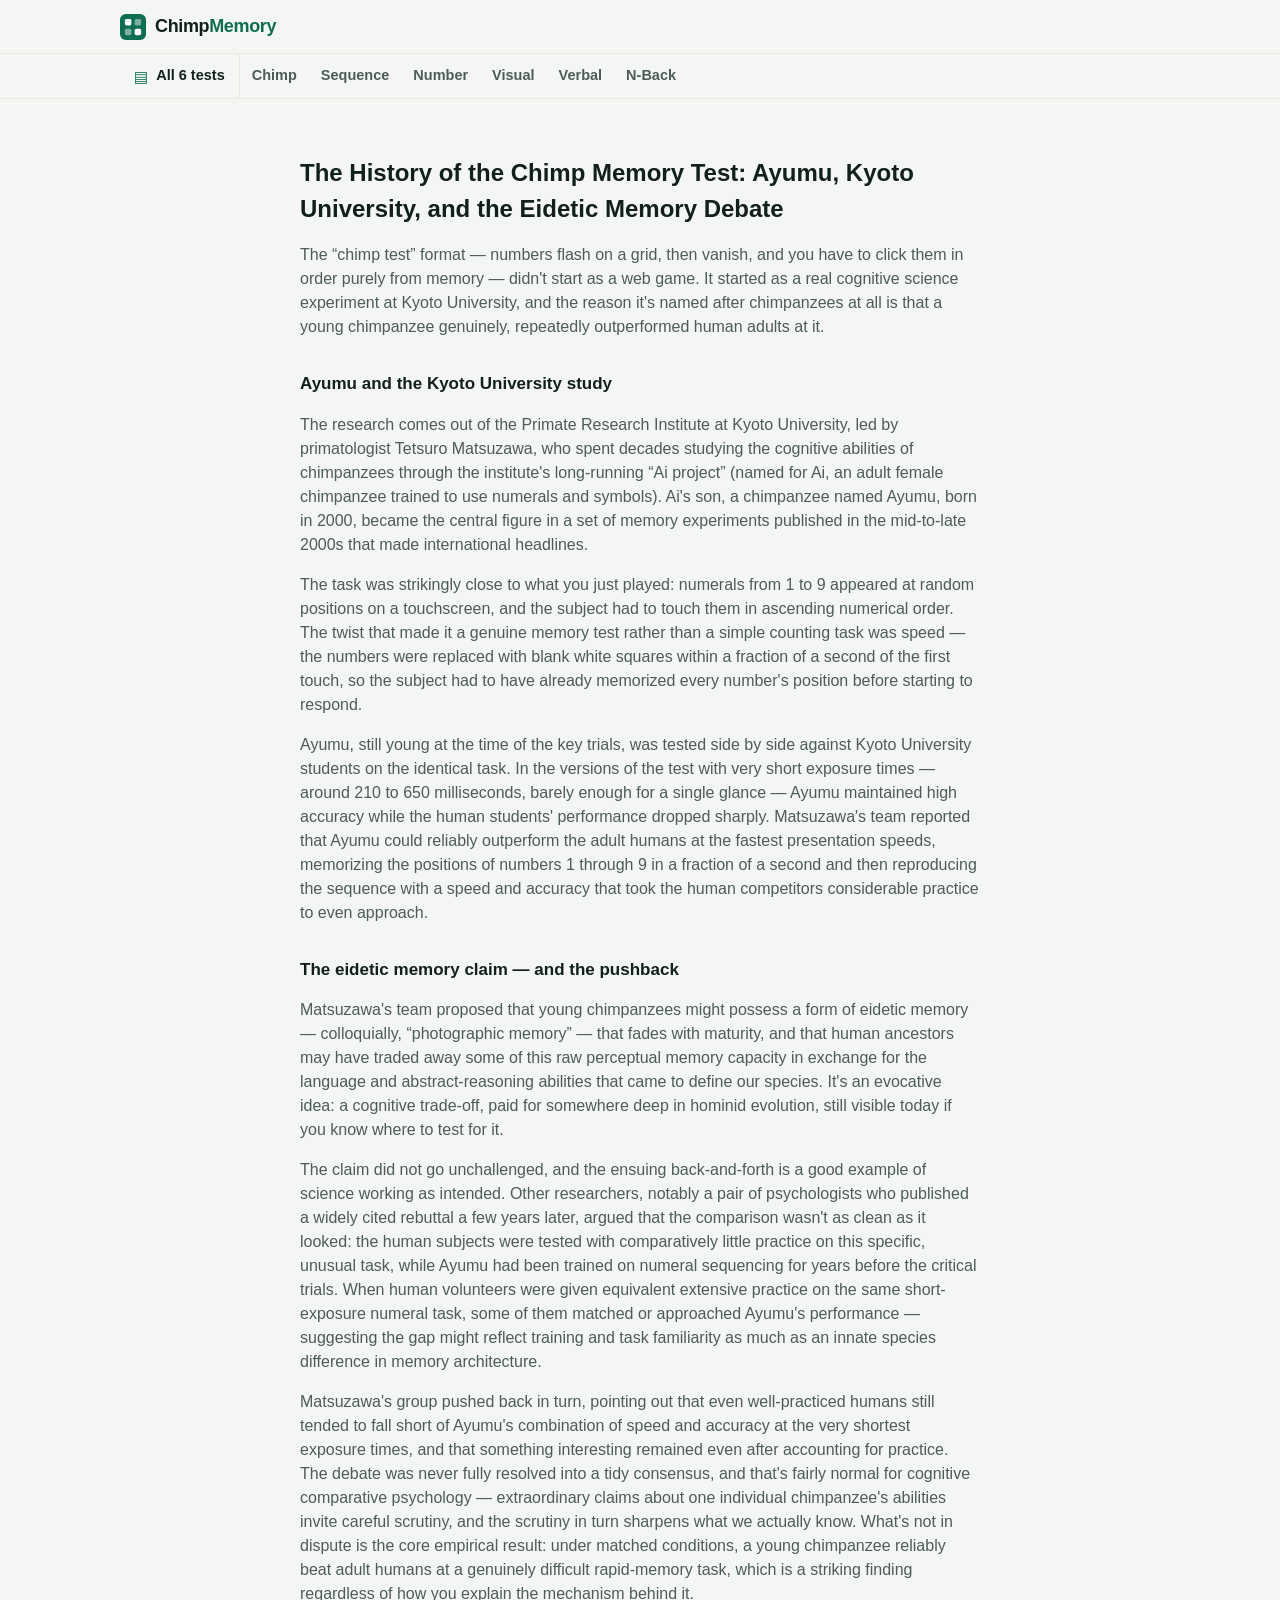
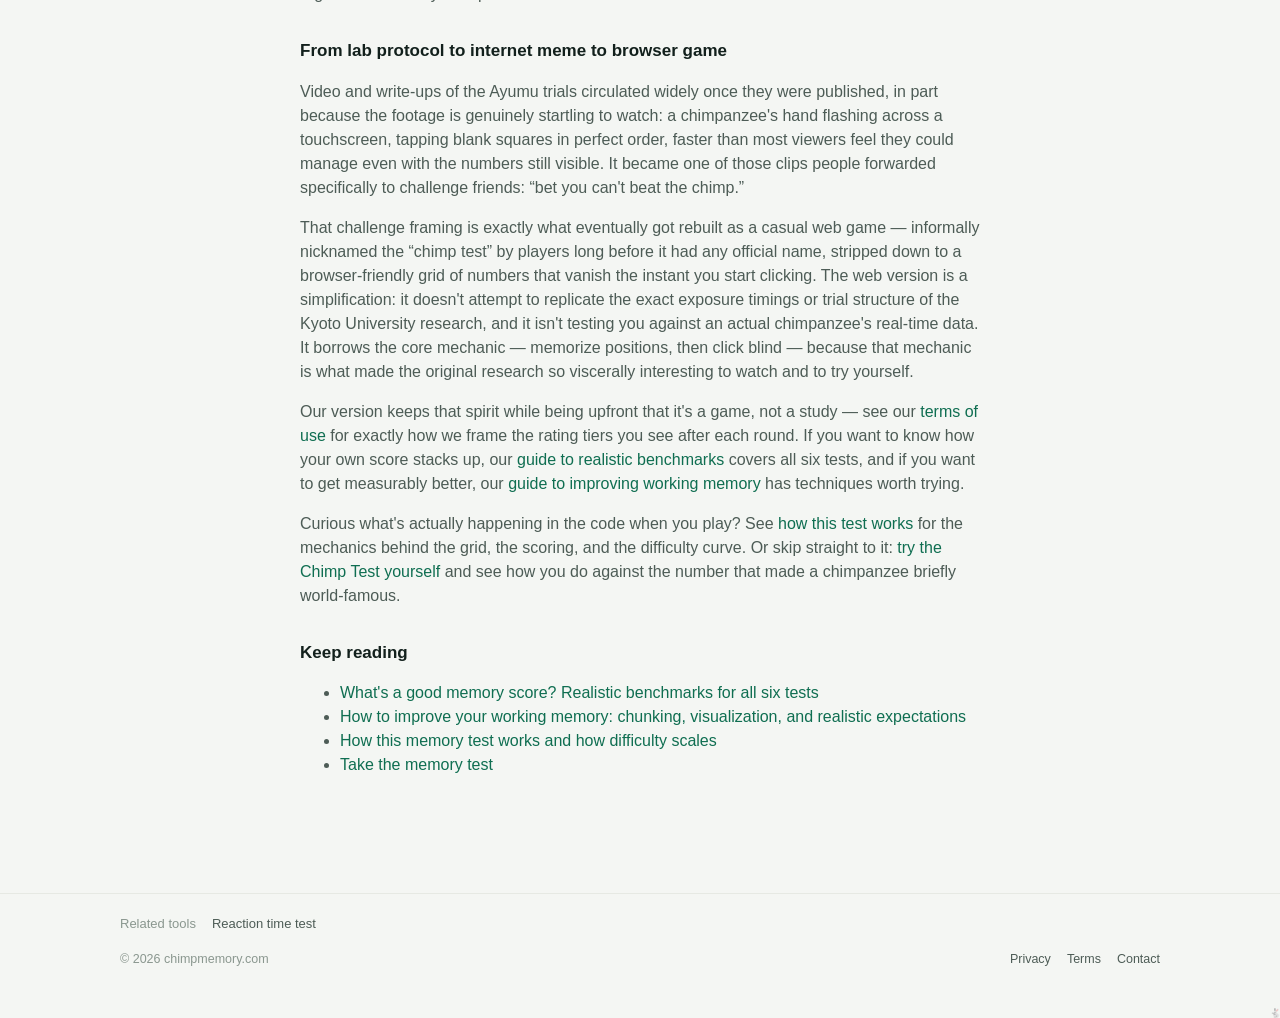
<file: articles/history-of-the-chimp-memory-test.html>
<!doctype html>
<html lang="en">
<head>
<meta charset="utf-8">
<meta name="viewport" content="width=device-width, initial-scale=1">
<title>The History of the Chimp Memory Test: Ayumu, Kyoto University, and the Eidetic Memory Debate — chimpmemory.com</title>
<meta name="description" content="The real research behind the name: Ayumu the chimpanzee, Tetsuro Matsuzawa's Kyoto University studies, the eidetic-memory debate they sparked, and how it became a popular web game.">
<link rel="canonical" href="https://chimpmemory.com/articles/history-of-the-chimp-memory-test.html">
<meta property="og:type" content="article">
<meta property="og:site_name" content="chimpmemory.com">
<meta property="og:title" content="The History of the Chimp Memory Test: Ayumu, Kyoto University, and the Eidetic Memory Debate — chimpmemory.com">
<meta property="og:description" content="The real research behind the name: Ayumu the chimpanzee, Tetsuro Matsuzawa's Kyoto University studies, the eidetic-memory debate they sparked, and how it became a popular web game.">
<meta property="og:url" content="https://chimpmemory.com/articles/history-of-the-chimp-memory-test.html">
<meta property="og:image" content="https://chimpmemory.com/assets/og-image.png">
<meta property="og:image:width" content="1200">
<meta property="og:image:height" content="630">
<meta name="twitter:card" content="summary_large_image">
<link rel="icon" href="/assets/favicon.svg" type="image/svg+xml">
<link rel="stylesheet" href="/assets/css/styles.css">
<script type="application/ld+json">
{
  "@context": "https://schema.org",
  "@type": "BreadcrumbList",
  "itemListElement": [
    {
      "@type": "ListItem",
      "position": 1,
      "name": "Home",
      "item": "https://chimpmemory.com/"
    },
    {
      "@type": "ListItem",
      "position": 2,
      "name": "The History of the Chimp Memory Test",
      "item": "https://chimpmemory.com/articles/history-of-the-chimp-memory-test.html"
    }
  ]
}
</script>

<script type="application/ld+json">
{
  "@context": "https://schema.org",
  "@type": "Article",
  "headline": "The History of the Chimp Memory Test: Ayumu, Kyoto University, and the Eidetic Memory Debate",
  "description": "The real research behind the name: Ayumu the chimpanzee, Tetsuro Matsuzawa's Kyoto University studies, the eidetic-memory debate they sparked, and how it became a popular web game.",
  "datePublished": "2026-07-16",
  "dateModified": "2026-09-23",
  "url": "https://chimpmemory.com/articles/history-of-the-chimp-memory-test.html",
  "mainEntityOfPage": {
    "@type": "WebPage",
    "@id": "https://chimpmemory.com/articles/history-of-the-chimp-memory-test.html"
  },
  "image": "https://chimpmemory.com/assets/og-image.png",
  "publisher": {
    "@type": "Organization",
    "name": "chimpmemory.com",
    "url": "https://chimpmemory.com/"
  },
  "author": {
    "@type": "Organization",
    "name": "chimpmemory.com",
    "url": "https://chimpmemory.com/"
  }
}
</script>

<script async src="https://pagead2.googlesyndication.com/pagead/js/adsbygoogle.js?client=ca-pub-7560786263587509" crossorigin="anonymous"></script>
</head>
<body>
<a class="skip-link" href="#main">Skip to content</a>

<header class="site-header">
  <div class="header-inner">
    <a class="brand" href="/" aria-label="chimpmemory.com home">
      <svg class="brand-icon" viewBox="0 0 32 32" aria-hidden="true">
        <rect width="32" height="32" rx="7" fill="var(--accent-dim)"/>
        <rect x="6" y="6" width="8" height="8" rx="2" fill="var(--bg-raised)"/>
        <rect x="18" y="6" width="8" height="8" rx="2" fill="var(--bg-raised)" opacity=".45"/>
        <rect x="6" y="18" width="8" height="8" rx="2" fill="var(--bg-raised)" opacity=".45"/>
        <rect x="18" y="18" width="8" height="8" rx="2" fill="var(--bg-raised)"/>
      </svg>
      <span class="brand-name">Chimp<span class="brand-accent">Memory</span></span>
    </a>
  </div>
</header>

<!-- nav:start -->
<nav class="toolbar" aria-label="Tools">
  <details class="tb-menu">
    <summary class="tb-trigger" aria-label="All 6 tests">
      <span class="tb-glyph" aria-hidden="true">&#9636;</span>
      <span class="tb-label">All 6<span class="tb-label-long"> tests</span></span>
    </summary>
    <div class="tb-sheet is-flat">
      <div class="tb-sheet-cols">
        <ul>
          <li><a href="/chimp-test">Chimp Test</a></li>
          <li><a href="/sequence-memory-test">Sequence Memory Test</a></li>
          <li><a href="/number-memory-test">Number Memory Test</a></li>
          <li><a href="/visual-memory-test">Visual Memory Test</a></li>
          <li><a href="/verbal-memory-test">Verbal Memory Test</a></li>
          <li><a href="/n-back-test">N-Back Test</a></li>
        </ul>
      </div>
    </div>
  </details>
  <div class="tb-scrim"></div>
  <ul class="tb-rail">
    <li><a href="/chimp-test">Chimp</a></li>
    <li><a href="/sequence-memory-test">Sequence</a></li>
    <li><a href="/number-memory-test">Number</a></li>
    <li><a href="/visual-memory-test">Visual</a></li>
    <li><a href="/verbal-memory-test">Verbal</a></li>
    <li><a href="/n-back-test">N-Back</a></li>
  </ul>
</nav>
<!-- nav:end -->
<main id="main" class="container-narrow">
  <h1>The History of the Chimp Memory Test: Ayumu, Kyoto University, and the Eidetic Memory Debate</h1>

  <p>The &ldquo;chimp test&rdquo; format — numbers flash on a grid, then vanish, and you have to click them in order purely from memory — didn't start as a web game. It started as a real cognitive science experiment at Kyoto University, and the reason it's named after chimpanzees at all is that a young chimpanzee genuinely, repeatedly outperformed human adults at it.</p>

  <h2>Ayumu and the Kyoto University study</h2>
  <p>The research comes out of the Primate Research Institute at Kyoto University, led by primatologist Tetsuro Matsuzawa, who spent decades studying the cognitive abilities of chimpanzees through the institute's long-running &ldquo;Ai project&rdquo; (named for Ai, an adult female chimpanzee trained to use numerals and symbols). Ai's son, a chimpanzee named Ayumu, born in 2000, became the central figure in a set of memory experiments published in the mid-to-late 2000s that made international headlines.</p>
  <p>The task was strikingly close to what you just played: numerals from 1 to 9 appeared at random positions on a touchscreen, and the subject had to touch them in ascending numerical order. The twist that made it a genuine memory test rather than a simple counting task was speed — the numbers were replaced with blank white squares within a fraction of a second of the first touch, so the subject had to have already memorized every number's position before starting to respond.</p>
  <p>Ayumu, still young at the time of the key trials, was tested side by side against Kyoto University students on the identical task. In the versions of the test with very short exposure times — around 210 to 650 milliseconds, barely enough for a single glance — Ayumu maintained high accuracy while the human students' performance dropped sharply. Matsuzawa's team reported that Ayumu could reliably outperform the adult humans at the fastest presentation speeds, memorizing the positions of numbers 1 through 9 in a fraction of a second and then reproducing the sequence with a speed and accuracy that took the human competitors considerable practice to even approach.</p>

  <h2>The eidetic memory claim — and the pushback</h2>
  <p>Matsuzawa's team proposed that young chimpanzees might possess a form of eidetic memory — colloquially, &ldquo;photographic memory&rdquo; — that fades with maturity, and that human ancestors may have traded away some of this raw perceptual memory capacity in exchange for the language and abstract-reasoning abilities that came to define our species. It's an evocative idea: a cognitive trade-off, paid for somewhere deep in hominid evolution, still visible today if you know where to test for it.</p>
  <p>The claim did not go unchallenged, and the ensuing back-and-forth is a good example of science working as intended. Other researchers, notably a pair of psychologists who published a widely cited rebuttal a few years later, argued that the comparison wasn't as clean as it looked: the human subjects were tested with comparatively little practice on this specific, unusual task, while Ayumu had been trained on numeral sequencing for years before the critical trials. When human volunteers were given equivalent extensive practice on the same short-exposure numeral task, some of them matched or approached Ayumu's performance — suggesting the gap might reflect training and task familiarity as much as an innate species difference in memory architecture.</p>
  <p>Matsuzawa's group pushed back in turn, pointing out that even well-practiced humans still tended to fall short of Ayumu's combination of speed and accuracy at the very shortest exposure times, and that something interesting remained even after accounting for practice. The debate was never fully resolved into a tidy consensus, and that's fairly normal for cognitive comparative psychology — extraordinary claims about one individual chimpanzee's abilities invite careful scrutiny, and the scrutiny in turn sharpens what we actually know. What's not in dispute is the core empirical result: under matched conditions, a young chimpanzee reliably beat adult humans at a genuinely difficult rapid-memory task, which is a striking finding regardless of how you explain the mechanism behind it.</p>

  <h2>From lab protocol to internet meme to browser game</h2>
  <p>Video and write-ups of the Ayumu trials circulated widely once they were published, in part because the footage is genuinely startling to watch: a chimpanzee's hand flashing across a touchscreen, tapping blank squares in perfect order, faster than most viewers feel they could manage even with the numbers still visible. It became one of those clips people forwarded specifically to challenge friends: &ldquo;bet you can't beat the chimp.&rdquo;</p>
  <p>That challenge framing is exactly what eventually got rebuilt as a casual web game — informally nicknamed the &ldquo;chimp test&rdquo; by players long before it had any official name, stripped down to a browser-friendly grid of numbers that vanish the instant you start clicking. The web version is a simplification: it doesn't attempt to replicate the exact exposure timings or trial structure of the Kyoto University research, and it isn't testing you against an actual chimpanzee's real-time data. It borrows the core mechanic — memorize positions, then click blind — because that mechanic is what made the original research so viscerally interesting to watch and to try yourself.</p>
  <p>Our version keeps that spirit while being upfront that it's a game, not a study — see our <a href="/terms.html">terms of use</a> for exactly how we frame the rating tiers you see after each round. If you want to know how your own score stacks up, our <a href="/articles/what-is-a-good-memory-score.html">guide to realistic benchmarks</a> covers all six tests, and if you want to get measurably better, our <a href="/articles/how-to-improve-working-memory.html">guide to improving working memory</a> has techniques worth trying.</p>
  <p>Curious what's actually happening in the code when you play? See <a href="/articles/how-this-test-works.html">how this test works</a> for the mechanics behind the grid, the scoring, and the difficulty curve. Or skip straight to it: <a href="/">try the Chimp Test yourself</a> and see how you do against the number that made a chimpanzee briefly world-famous.</p>

  <h2>Keep reading</h2>
  <ul>
    <li><a href="/articles/what-is-a-good-memory-score.html">What's a good memory score? Realistic benchmarks for all six tests</a></li>
    <li><a href="/articles/how-to-improve-working-memory.html">How to improve your working memory: chunking, visualization, and realistic expectations</a></li>
    <li><a href="/articles/how-this-test-works.html">How this memory test works and how difficulty scales</a></li>
    <li><a href="/">Take the memory test</a></li>
  </ul>
</main>
<footer class="site-footer">
  <nav class="footer-peers" aria-label="Related tools">
    <span class="footer-peers-label">Related tools</span>
    <ul>
      <li><a href="https://reflexzap.com" rel="noopener">Reaction time test</a></li>
    </ul>
  </nav>
  <div class="footer-inner">
    <div>© <span id="year"></span> chimpmemory.com</div>
    <div class="footer-links">
      <a href="/privacy.html">Privacy</a>
      <a href="/terms.html">Terms</a>
      <a href="&#109;&#97;&#105;&#108;&#116;&#111;&#58;&#104;&#101;&#108;&#108;&#111;&#64;&#103;&#111;&#111;&#100;&#98;&#111;&#116;&#98;&#97;&#100;&#46;&#98;&#111;&#116;">Contact</a>
    </div>
  </div>
</footer>
<script src="/assets/js/app.js"></script>
<script>document.getElementById("year").textContent = new Date().getFullYear();</script>
<a href="https://erabb.it" class="erabbit-mark" aria-label="erabb.it"><img src="data:image/svg+xml,<svg xmlns=%22http://www.w3.org/2000/svg%22 viewBox=%220 0 100 100%22><text y=%22.9em%22 font-size=%2290%22>🐇</text></svg>" width="10" height="10" alt=""></a>
</body>
</html>
</file>
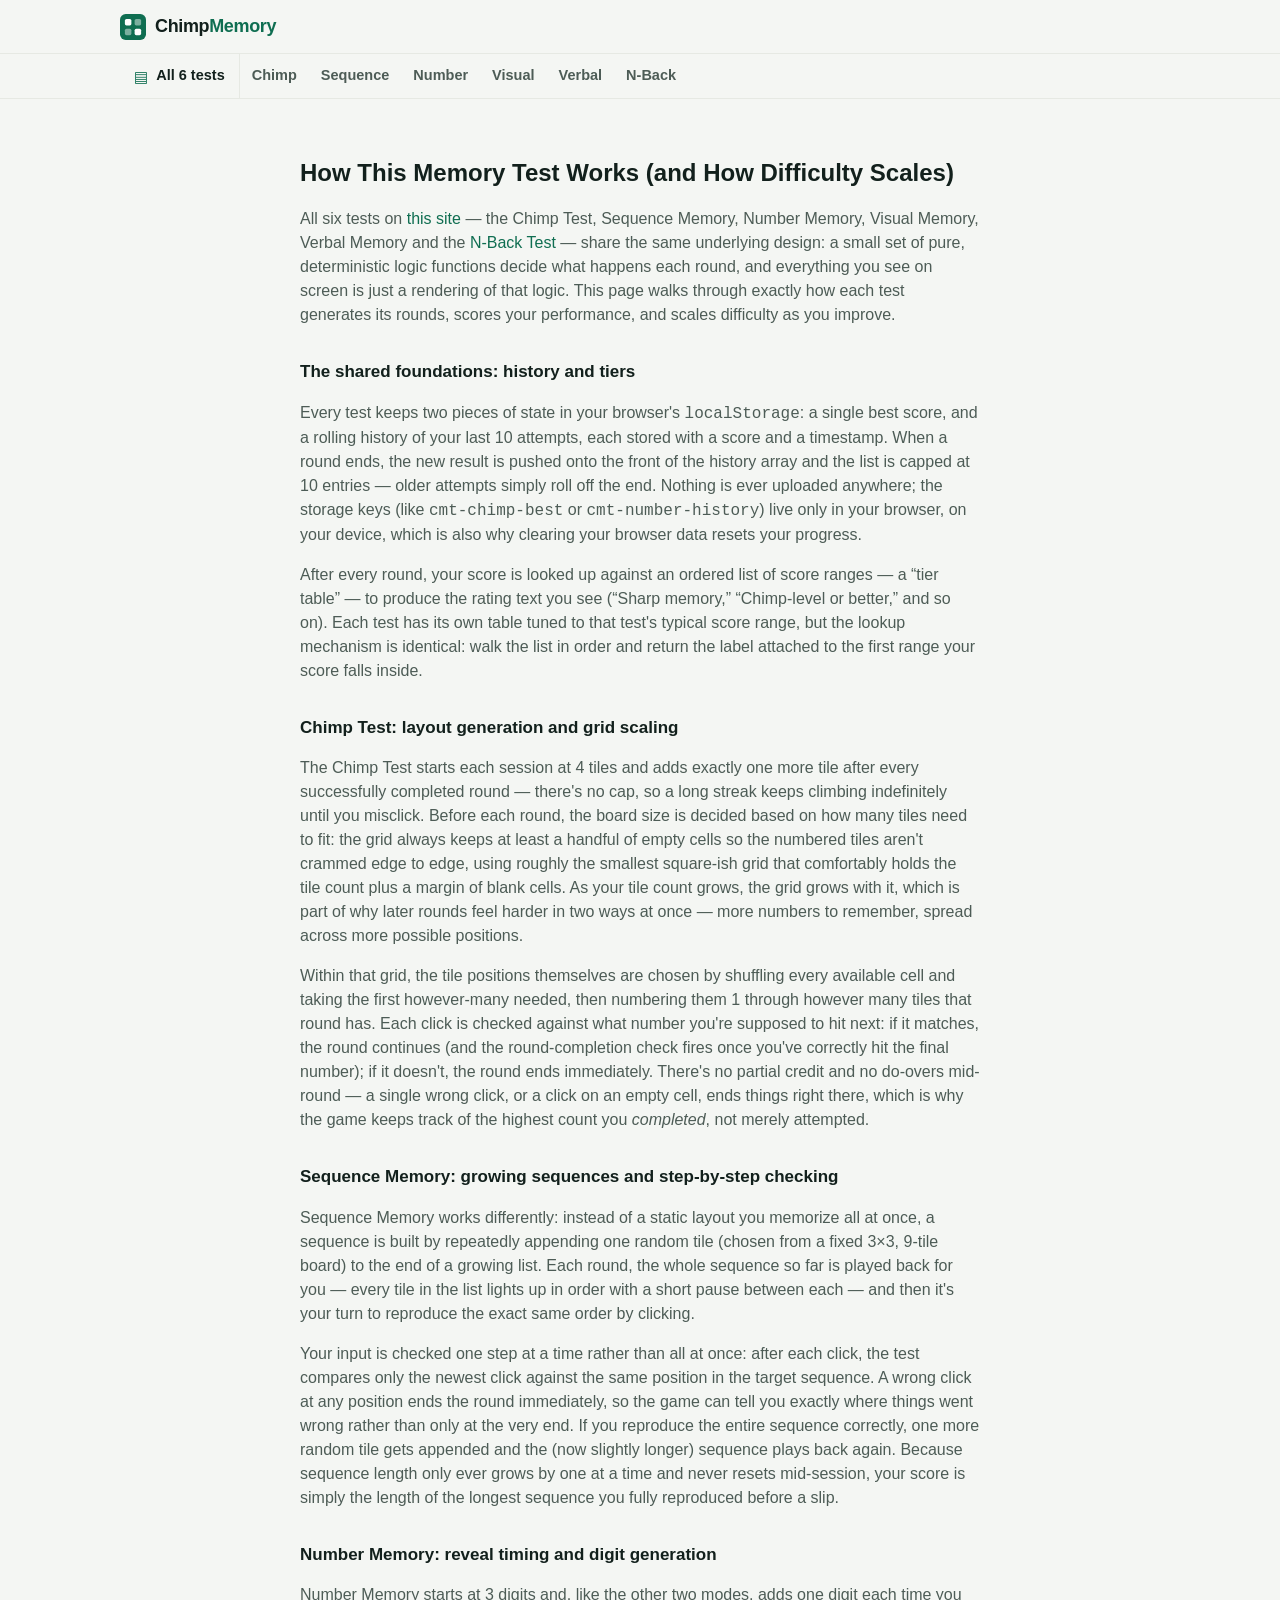
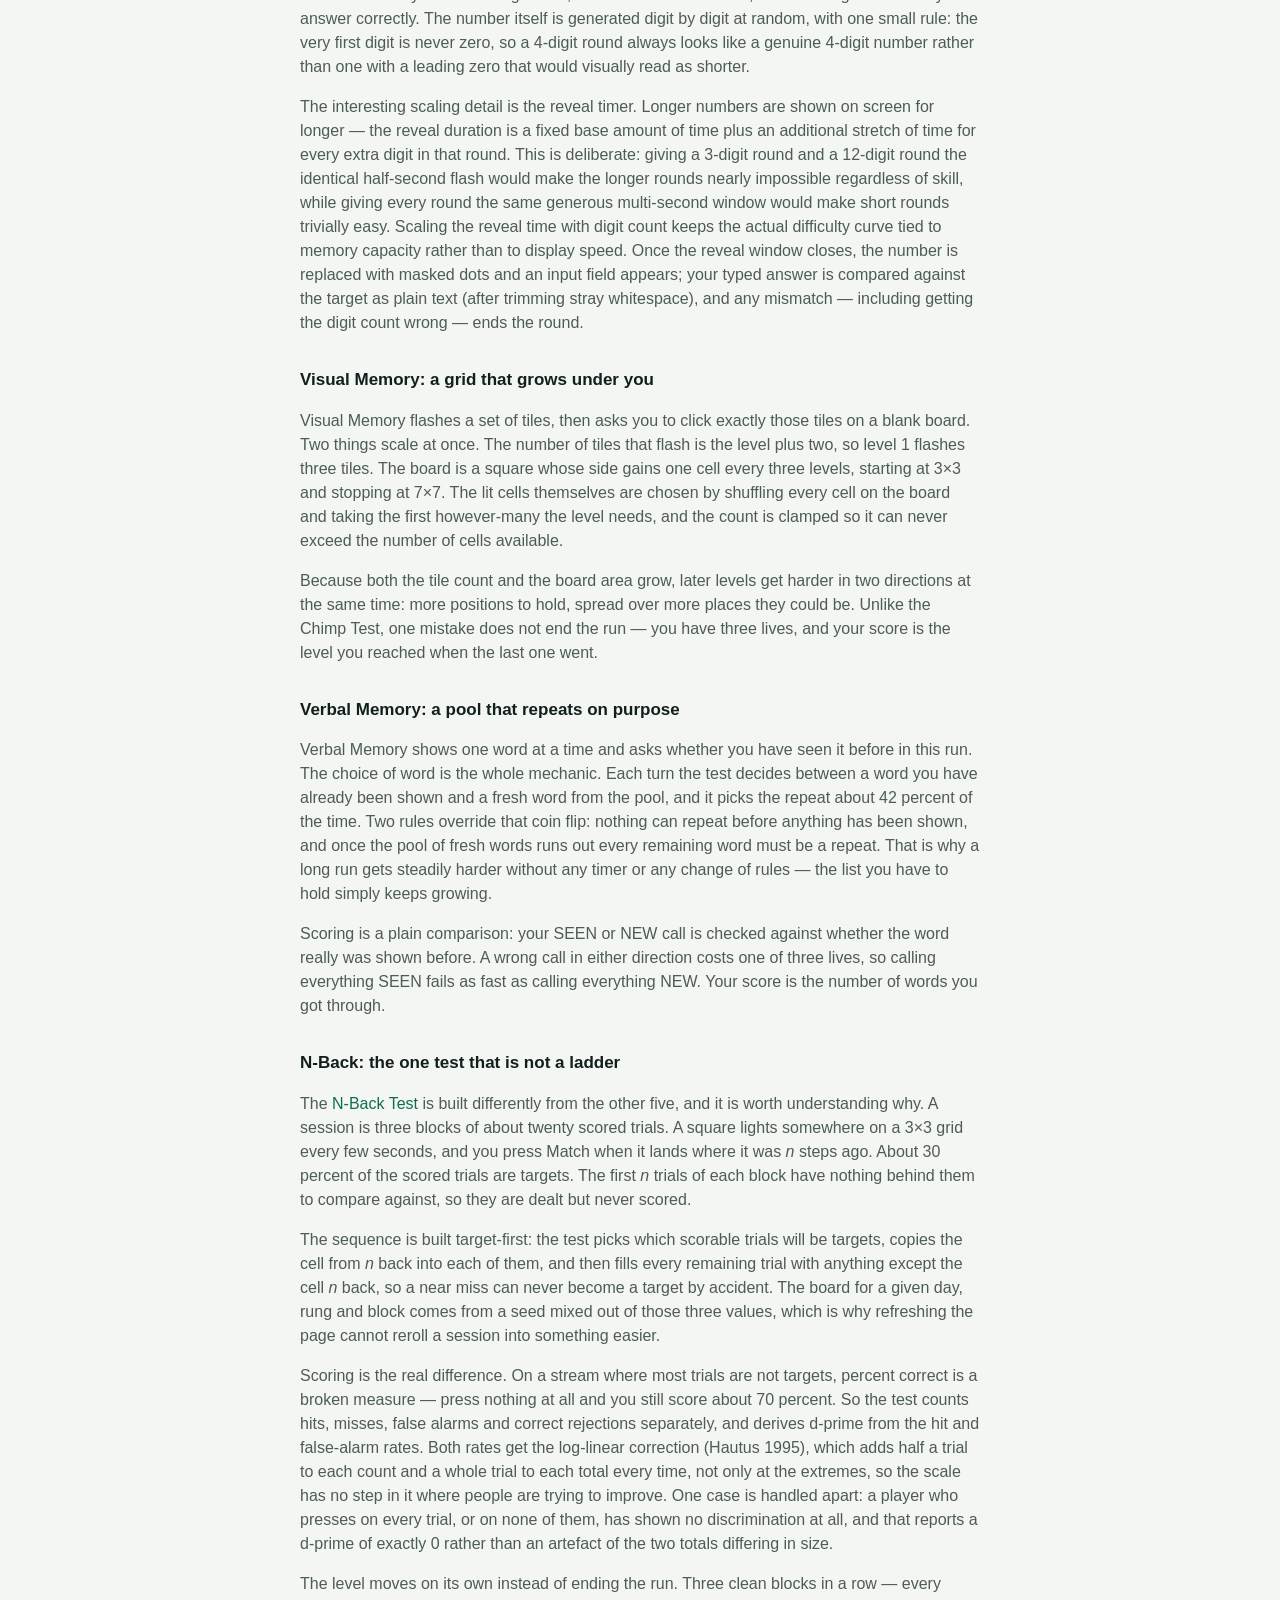
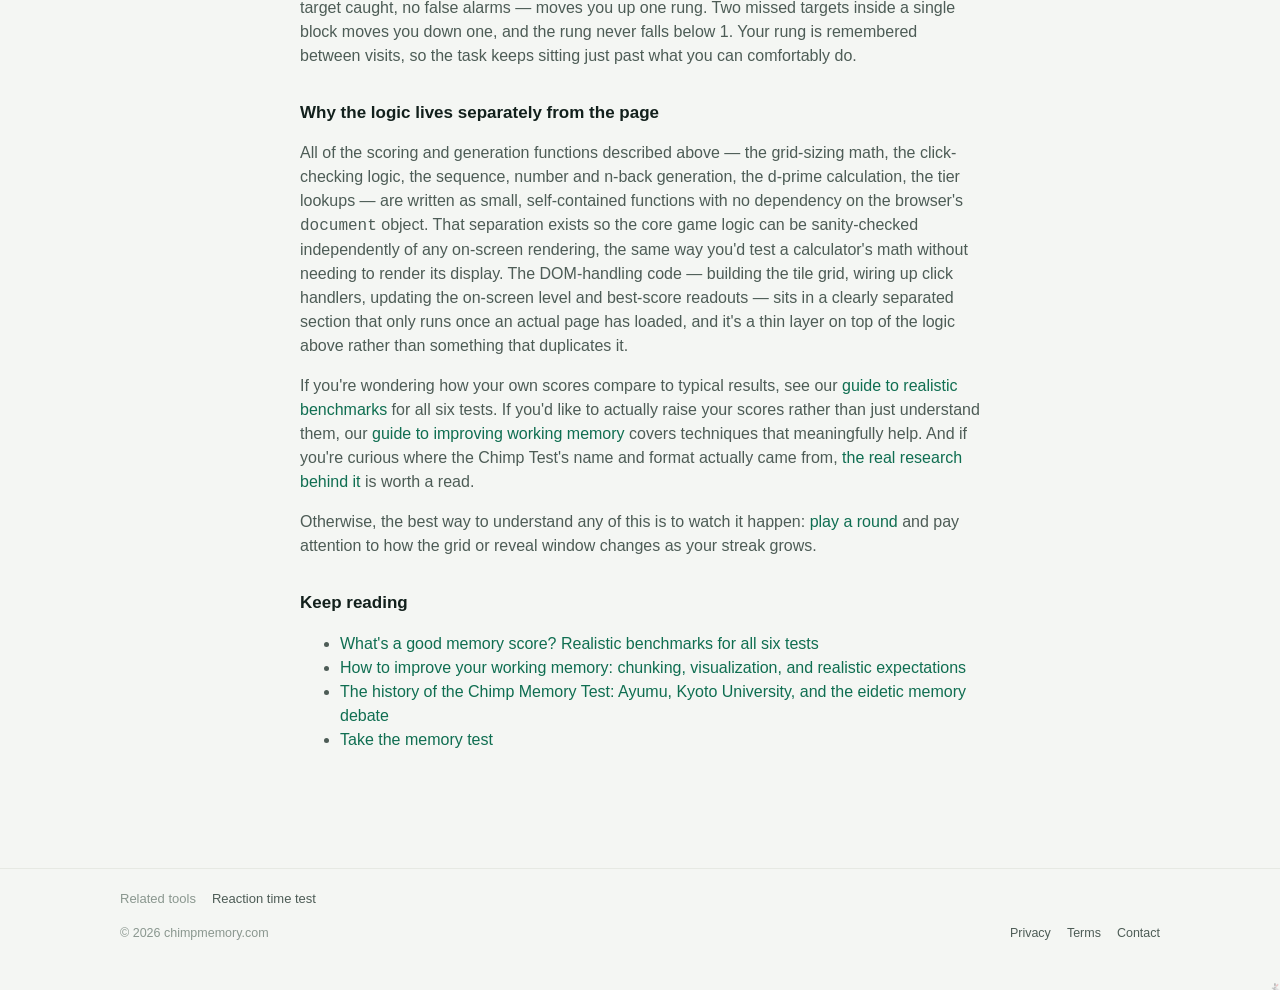
<file: articles/how-this-test-works.html>
<!doctype html>
<html lang="en">
<head>
<meta charset="utf-8">
<meta name="viewport" content="width=device-width, initial-scale=1">
<title>How This Memory Test Works (and How Difficulty Scales) — chimpmemory.com</title>
<meta name="description" content="How all six tests here work: scoring, best-score tracking, history, and exactly how difficulty ramps up in the Chimp, Sequence, Number, Visual, Verbal and N-Back tests.">
<link rel="canonical" href="https://chimpmemory.com/articles/how-this-test-works.html">
<meta property="og:type" content="article">
<meta property="og:site_name" content="chimpmemory.com">
<meta property="og:title" content="How This Memory Test Works (and How Difficulty Scales) — chimpmemory.com">
<meta property="og:description" content="How all six tests here work: scoring, best-score tracking, history, and exactly how difficulty ramps up in the Chimp, Sequence, Number, Visual, Verbal and N-Back tests.">
<meta property="og:url" content="https://chimpmemory.com/articles/how-this-test-works.html">
<meta property="og:image" content="https://chimpmemory.com/assets/og-image.png">
<meta property="og:image:width" content="1200">
<meta property="og:image:height" content="630">
<meta name="twitter:card" content="summary_large_image">
<link rel="icon" href="/assets/favicon.svg" type="image/svg+xml">
<link rel="stylesheet" href="/assets/css/styles.css">
<script type="application/ld+json">
{
  "@context": "https://schema.org",
  "@type": "BreadcrumbList",
  "itemListElement": [
    {
      "@type": "ListItem",
      "position": 1,
      "name": "Home",
      "item": "https://chimpmemory.com/"
    },
    {
      "@type": "ListItem",
      "position": 2,
      "name": "How This Memory Test Works",
      "item": "https://chimpmemory.com/articles/how-this-test-works.html"
    }
  ]
}
</script>

<script type="application/ld+json">
{
  "@context": "https://schema.org",
  "@type": "Article",
  "headline": "How This Memory Test Works (and How Difficulty Scales)",
  "description": "How all six tests here work: scoring, best-score tracking, history, and exactly how difficulty ramps up in the Chimp, Sequence, Number, Visual, Verbal and N-Back tests.",
  "datePublished": "2026-07-16",
  "dateModified": "2026-09-23",
  "url": "https://chimpmemory.com/articles/how-this-test-works.html",
  "mainEntityOfPage": {
    "@type": "WebPage",
    "@id": "https://chimpmemory.com/articles/how-this-test-works.html"
  },
  "image": "https://chimpmemory.com/assets/og-image.png",
  "publisher": {
    "@type": "Organization",
    "name": "chimpmemory.com",
    "url": "https://chimpmemory.com/"
  },
  "author": {
    "@type": "Organization",
    "name": "chimpmemory.com",
    "url": "https://chimpmemory.com/"
  }
}
</script>

<script async src="https://pagead2.googlesyndication.com/pagead/js/adsbygoogle.js?client=ca-pub-7560786263587509" crossorigin="anonymous"></script>
</head>
<body>
<a class="skip-link" href="#main">Skip to content</a>

<header class="site-header">
  <div class="header-inner">
    <a class="brand" href="/" aria-label="chimpmemory.com home">
      <svg class="brand-icon" viewBox="0 0 32 32" aria-hidden="true">
        <rect width="32" height="32" rx="7" fill="var(--accent-dim)"/>
        <rect x="6" y="6" width="8" height="8" rx="2" fill="var(--bg-raised)"/>
        <rect x="18" y="6" width="8" height="8" rx="2" fill="var(--bg-raised)" opacity=".45"/>
        <rect x="6" y="18" width="8" height="8" rx="2" fill="var(--bg-raised)" opacity=".45"/>
        <rect x="18" y="18" width="8" height="8" rx="2" fill="var(--bg-raised)"/>
      </svg>
      <span class="brand-name">Chimp<span class="brand-accent">Memory</span></span>
    </a>
  </div>
</header>

<!-- nav:start -->
<nav class="toolbar" aria-label="Tools">
  <details class="tb-menu">
    <summary class="tb-trigger" aria-label="All 6 tests">
      <span class="tb-glyph" aria-hidden="true">&#9636;</span>
      <span class="tb-label">All 6<span class="tb-label-long"> tests</span></span>
    </summary>
    <div class="tb-sheet is-flat">
      <div class="tb-sheet-cols">
        <ul>
          <li><a href="/chimp-test">Chimp Test</a></li>
          <li><a href="/sequence-memory-test">Sequence Memory Test</a></li>
          <li><a href="/number-memory-test">Number Memory Test</a></li>
          <li><a href="/visual-memory-test">Visual Memory Test</a></li>
          <li><a href="/verbal-memory-test">Verbal Memory Test</a></li>
          <li><a href="/n-back-test">N-Back Test</a></li>
        </ul>
      </div>
    </div>
  </details>
  <div class="tb-scrim"></div>
  <ul class="tb-rail">
    <li><a href="/chimp-test">Chimp</a></li>
    <li><a href="/sequence-memory-test">Sequence</a></li>
    <li><a href="/number-memory-test">Number</a></li>
    <li><a href="/visual-memory-test">Visual</a></li>
    <li><a href="/verbal-memory-test">Verbal</a></li>
    <li><a href="/n-back-test">N-Back</a></li>
  </ul>
</nav>
<!-- nav:end -->
<main id="main" class="container-narrow">
  <h1>How This Memory Test Works (and How Difficulty Scales)</h1>

  <p>All six tests on <a href="/">this site</a> — the Chimp Test, Sequence Memory, Number Memory, Visual Memory, Verbal Memory and the <a href="/n-back-test">N-Back Test</a> — share the same underlying design: a small set of pure, deterministic logic functions decide what happens each round, and everything you see on screen is just a rendering of that logic. This page walks through exactly how each test generates its rounds, scores your performance, and scales difficulty as you improve.</p>

  <h2>The shared foundations: history and tiers</h2>
  <p>Every test keeps two pieces of state in your browser's <code>localStorage</code>: a single best score, and a rolling history of your last 10 attempts, each stored with a score and a timestamp. When a round ends, the new result is pushed onto the front of the history array and the list is capped at 10 entries — older attempts simply roll off the end. Nothing is ever uploaded anywhere; the storage keys (like <code>cmt-chimp-best</code> or <code>cmt-number-history</code>) live only in your browser, on your device, which is also why clearing your browser data resets your progress.</p>
  <p>After every round, your score is looked up against an ordered list of score ranges — a &ldquo;tier table&rdquo; — to produce the rating text you see (&ldquo;Sharp memory,&rdquo; &ldquo;Chimp-level or better,&rdquo; and so on). Each test has its own table tuned to that test's typical score range, but the lookup mechanism is identical: walk the list in order and return the label attached to the first range your score falls inside.</p>

  <h2>Chimp Test: layout generation and grid scaling</h2>
  <p>The Chimp Test starts each session at 4 tiles and adds exactly one more tile after every successfully completed round — there's no cap, so a long streak keeps climbing indefinitely until you misclick. Before each round, the board size is decided based on how many tiles need to fit: the grid always keeps at least a handful of empty cells so the numbered tiles aren't crammed edge to edge, using roughly the smallest square-ish grid that comfortably holds the tile count plus a margin of blank cells. As your tile count grows, the grid grows with it, which is part of why later rounds feel harder in two ways at once — more numbers to remember, spread across more possible positions.</p>
  <p>Within that grid, the tile positions themselves are chosen by shuffling every available cell and taking the first however-many needed, then numbering them 1 through however many tiles that round has. Each click is checked against what number you're supposed to hit next: if it matches, the round continues (and the round-completion check fires once you've correctly hit the final number); if it doesn't, the round ends immediately. There's no partial credit and no do-overs mid-round — a single wrong click, or a click on an empty cell, ends things right there, which is why the game keeps track of the highest count you <em>completed</em>, not merely attempted.</p>

  <h2>Sequence Memory: growing sequences and step-by-step checking</h2>
  <p>Sequence Memory works differently: instead of a static layout you memorize all at once, a sequence is built by repeatedly appending one random tile (chosen from a fixed 3×3, 9-tile board) to the end of a growing list. Each round, the whole sequence so far is played back for you — every tile in the list lights up in order with a short pause between each — and then it's your turn to reproduce the exact same order by clicking.</p>
  <p>Your input is checked one step at a time rather than all at once: after each click, the test compares only the newest click against the same position in the target sequence. A wrong click at any position ends the round immediately, so the game can tell you exactly where things went wrong rather than only at the very end. If you reproduce the entire sequence correctly, one more random tile gets appended and the (now slightly longer) sequence plays back again. Because sequence length only ever grows by one at a time and never resets mid-session, your score is simply the length of the longest sequence you fully reproduced before a slip.</p>

  <h2>Number Memory: reveal timing and digit generation</h2>
  <p>Number Memory starts at 3 digits and, like the other two modes, adds one digit each time you answer correctly. The number itself is generated digit by digit at random, with one small rule: the very first digit is never zero, so a 4-digit round always looks like a genuine 4-digit number rather than one with a leading zero that would visually read as shorter.</p>
  <p>The interesting scaling detail is the reveal timer. Longer numbers are shown on screen for longer — the reveal duration is a fixed base amount of time plus an additional stretch of time for every extra digit in that round. This is deliberate: giving a 3-digit round and a 12-digit round the identical half-second flash would make the longer rounds nearly impossible regardless of skill, while giving every round the same generous multi-second window would make short rounds trivially easy. Scaling the reveal time with digit count keeps the actual difficulty curve tied to memory capacity rather than to display speed. Once the reveal window closes, the number is replaced with masked dots and an input field appears; your typed answer is compared against the target as plain text (after trimming stray whitespace), and any mismatch — including getting the digit count wrong — ends the round.</p>

  <h2>Visual Memory: a grid that grows under you</h2>
  <p>Visual Memory flashes a set of tiles, then asks you to click exactly those tiles on a blank board. Two things scale at once. The number of tiles that flash is the level plus two, so level 1 flashes three tiles. The board is a square whose side gains one cell every three levels, starting at 3&times;3 and stopping at 7&times;7. The lit cells themselves are chosen by shuffling every cell on the board and taking the first however-many the level needs, and the count is clamped so it can never exceed the number of cells available.</p>
  <p>Because both the tile count and the board area grow, later levels get harder in two directions at the same time: more positions to hold, spread over more places they could be. Unlike the Chimp Test, one mistake does not end the run — you have three lives, and your score is the level you reached when the last one went.</p>

  <h2>Verbal Memory: a pool that repeats on purpose</h2>
  <p>Verbal Memory shows one word at a time and asks whether you have seen it before in this run. The choice of word is the whole mechanic. Each turn the test decides between a word you have already been shown and a fresh word from the pool, and it picks the repeat about 42 percent of the time. Two rules override that coin flip: nothing can repeat before anything has been shown, and once the pool of fresh words runs out every remaining word must be a repeat. That is why a long run gets steadily harder without any timer or any change of rules — the list you have to hold simply keeps growing.</p>
  <p>Scoring is a plain comparison: your SEEN or NEW call is checked against whether the word really was shown before. A wrong call in either direction costs one of three lives, so calling everything SEEN fails as fast as calling everything NEW. Your score is the number of words you got through.</p>

  <h2>N-Back: the one test that is not a ladder</h2>
  <p>The <a href="/n-back-test">N-Back Test</a> is built differently from the other five, and it is worth understanding why. A session is three blocks of about twenty scored trials. A square lights somewhere on a 3&times;3 grid every few seconds, and you press Match when it lands where it was <em>n</em> steps ago. About 30 percent of the scored trials are targets. The first <em>n</em> trials of each block have nothing behind them to compare against, so they are dealt but never scored.</p>
  <p>The sequence is built target-first: the test picks which scorable trials will be targets, copies the cell from <em>n</em> back into each of them, and then fills every remaining trial with anything except the cell <em>n</em> back, so a near miss can never become a target by accident. The board for a given day, rung and block comes from a seed mixed out of those three values, which is why refreshing the page cannot reroll a session into something easier.</p>
  <p>Scoring is the real difference. On a stream where most trials are not targets, percent correct is a broken measure — press nothing at all and you still score about 70 percent. So the test counts hits, misses, false alarms and correct rejections separately, and derives d-prime from the hit and false-alarm rates. Both rates get the log-linear correction (Hautus 1995), which adds half a trial to each count and a whole trial to each total every time, not only at the extremes, so the scale has no step in it where people are trying to improve. One case is handled apart: a player who presses on every trial, or on none of them, has shown no discrimination at all, and that reports a d-prime of exactly 0 rather than an artefact of the two totals differing in size.</p>
  <p>The level moves on its own instead of ending the run. Three clean blocks in a row — every target caught, no false alarms — moves you up one rung. Two missed targets inside a single block moves you down one, and the rung never falls below 1. Your rung is remembered between visits, so the task keeps sitting just past what you can comfortably do.</p>

  <h2>Why the logic lives separately from the page</h2>
  <p>All of the scoring and generation functions described above — the grid-sizing math, the click-checking logic, the sequence, number and n-back generation, the d-prime calculation, the tier lookups — are written as small, self-contained functions with no dependency on the browser's <code>document</code> object. That separation exists so the core game logic can be sanity-checked independently of any on-screen rendering, the same way you'd test a calculator's math without needing to render its display. The DOM-handling code — building the tile grid, wiring up click handlers, updating the on-screen level and best-score readouts — sits in a clearly separated section that only runs once an actual page has loaded, and it's a thin layer on top of the logic above rather than something that duplicates it.</p>
  <p>If you're wondering how your own scores compare to typical results, see our <a href="/articles/what-is-a-good-memory-score.html">guide to realistic benchmarks</a> for all six tests. If you'd like to actually raise your scores rather than just understand them, our <a href="/articles/how-to-improve-working-memory.html">guide to improving working memory</a> covers techniques that meaningfully help. And if you're curious where the Chimp Test's name and format actually came from, <a href="/articles/history-of-the-chimp-memory-test.html">the real research behind it</a> is worth a read.</p>
  <p>Otherwise, the best way to understand any of this is to watch it happen: <a href="/">play a round</a> and pay attention to how the grid or reveal window changes as your streak grows.</p>

  <h2>Keep reading</h2>
  <ul>
    <li><a href="/articles/what-is-a-good-memory-score.html">What's a good memory score? Realistic benchmarks for all six tests</a></li>
    <li><a href="/articles/how-to-improve-working-memory.html">How to improve your working memory: chunking, visualization, and realistic expectations</a></li>
    <li><a href="/articles/history-of-the-chimp-memory-test.html">The history of the Chimp Memory Test: Ayumu, Kyoto University, and the eidetic memory debate</a></li>
    <li><a href="/">Take the memory test</a></li>
  </ul>
</main>
<footer class="site-footer">
  <nav class="footer-peers" aria-label="Related tools">
    <span class="footer-peers-label">Related tools</span>
    <ul>
      <li><a href="https://reflexzap.com" rel="noopener">Reaction time test</a></li>
    </ul>
  </nav>
  <div class="footer-inner">
    <div>© <span id="year"></span> chimpmemory.com</div>
    <div class="footer-links">
      <a href="/privacy.html">Privacy</a>
      <a href="/terms.html">Terms</a>
      <a href="&#109;&#97;&#105;&#108;&#116;&#111;&#58;&#104;&#101;&#108;&#108;&#111;&#64;&#103;&#111;&#111;&#100;&#98;&#111;&#116;&#98;&#97;&#100;&#46;&#98;&#111;&#116;">Contact</a>
    </div>
  </div>
</footer>
<script src="/assets/js/app.js"></script>
<script>document.getElementById("year").textContent = new Date().getFullYear();</script>
<a href="https://erabb.it" class="erabbit-mark" aria-label="erabb.it"><img src="data:image/svg+xml,<svg xmlns=%22http://www.w3.org/2000/svg%22 viewBox=%220 0 100 100%22><text y=%22.9em%22 font-size=%2290%22>🐇</text></svg>" width="10" height="10" alt=""></a>
</body>
</html>
</file>
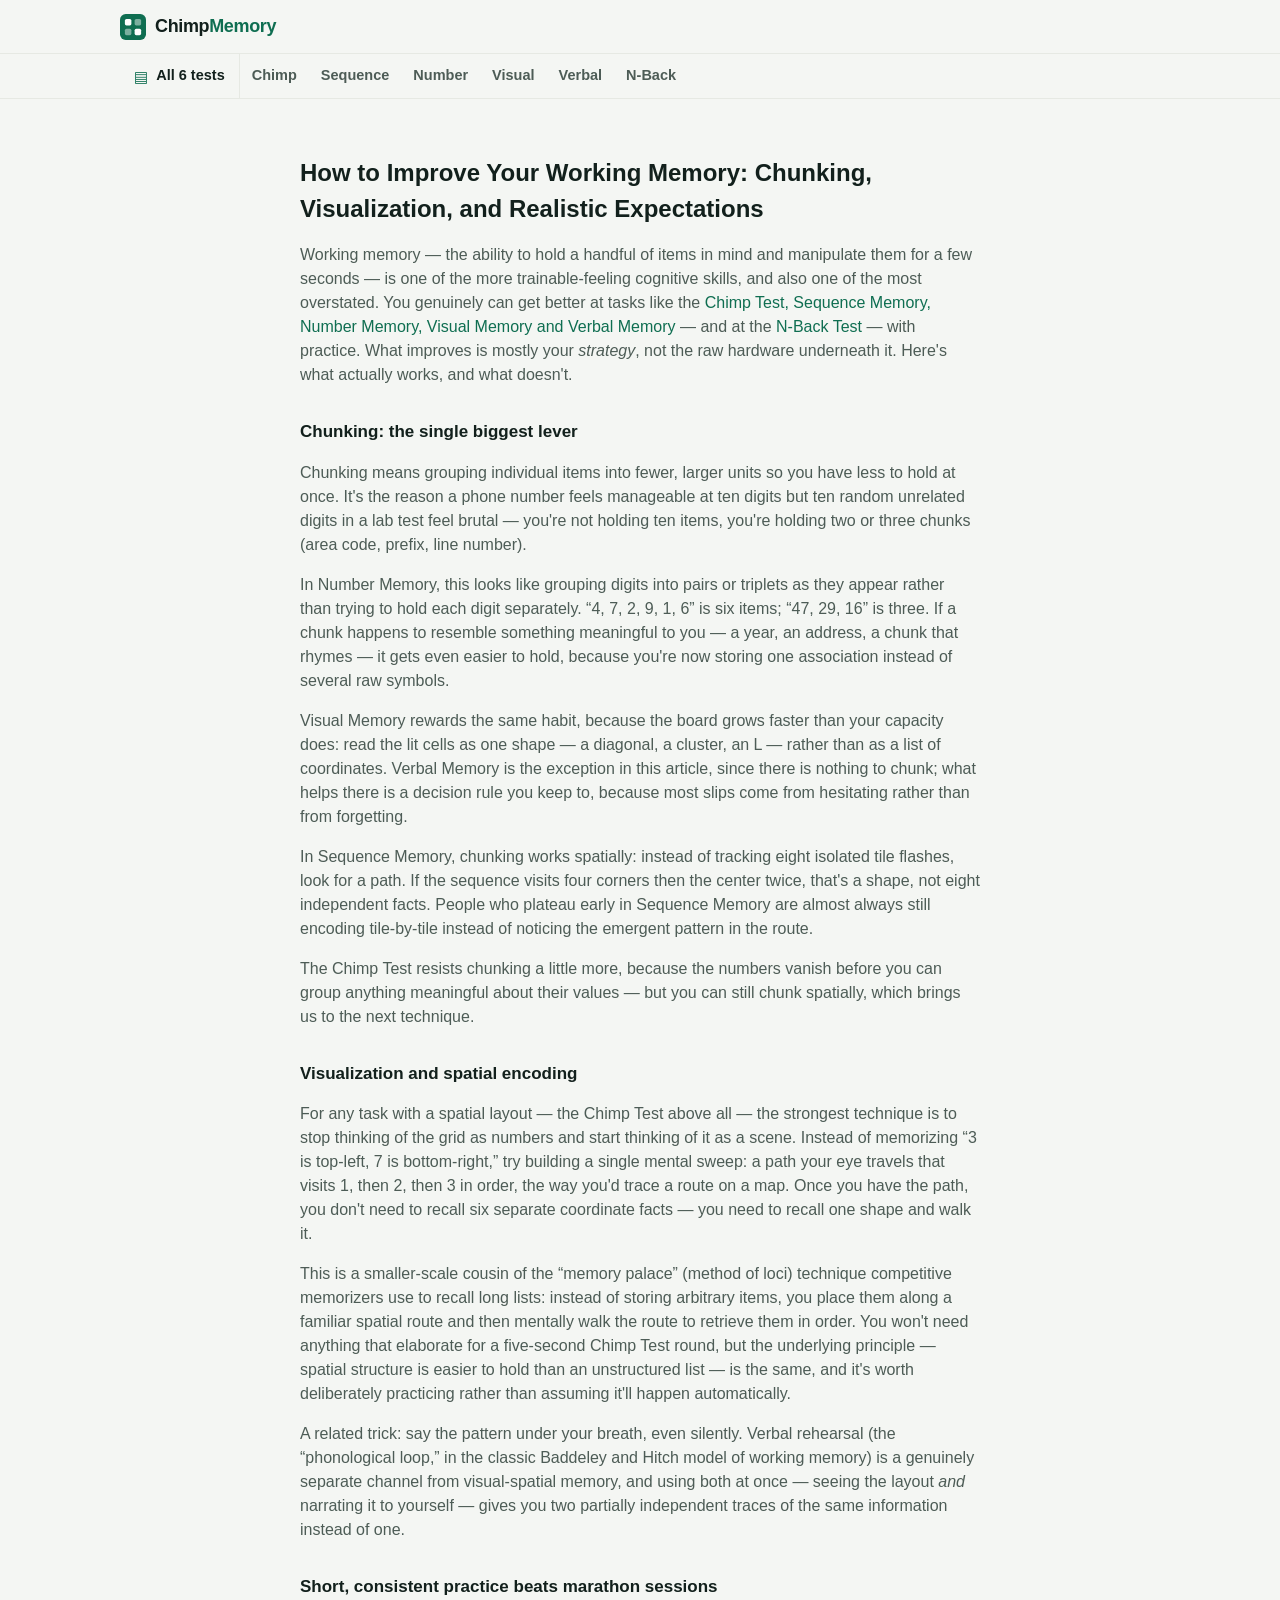
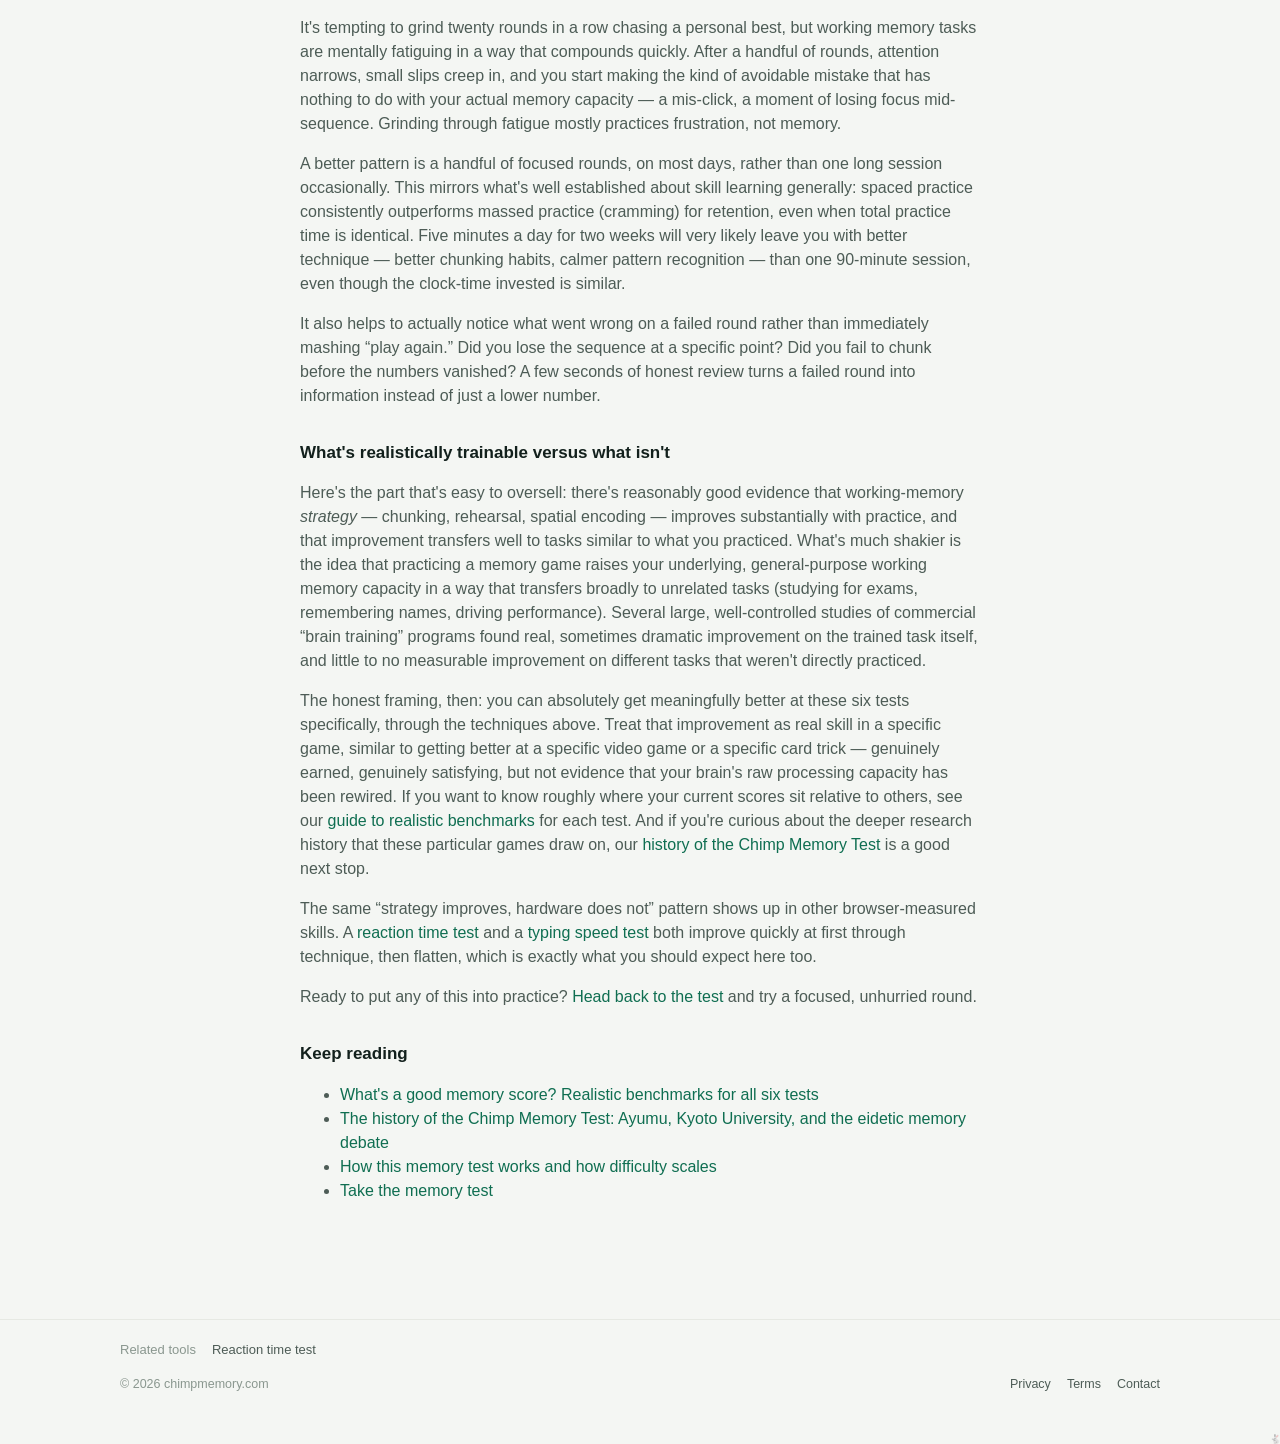
<file: articles/how-to-improve-working-memory.html>
<!doctype html>
<html lang="en">
<head>
<meta charset="utf-8">
<meta name="viewport" content="width=device-width, initial-scale=1">
<title>How to Improve Your Working Memory: Chunking, Visualization, and Realistic Expectations — chimpmemory.com</title>
<meta name="description" content="Genuine techniques for improving working memory — chunking, spatial visualization, and short consistent practice — plus honest limits on how much working memory can actually be trained.">
<link rel="canonical" href="https://chimpmemory.com/articles/how-to-improve-working-memory.html">
<meta property="og:type" content="article">
<meta property="og:site_name" content="chimpmemory.com">
<meta property="og:title" content="How to Improve Your Working Memory: Chunking, Visualization, and Realistic Expectations — chimpmemory.com">
<meta property="og:description" content="Genuine techniques for improving working memory — chunking, spatial visualization, and short consistent practice — plus honest limits on how much working memory can actually be trained.">
<meta property="og:url" content="https://chimpmemory.com/articles/how-to-improve-working-memory.html">
<meta property="og:image" content="https://chimpmemory.com/assets/og-image.png">
<meta property="og:image:width" content="1200">
<meta property="og:image:height" content="630">
<meta name="twitter:card" content="summary_large_image">
<link rel="icon" href="/assets/favicon.svg" type="image/svg+xml">
<link rel="stylesheet" href="/assets/css/styles.css">
<script type="application/ld+json">
{
  "@context": "https://schema.org",
  "@type": "BreadcrumbList",
  "itemListElement": [
    {
      "@type": "ListItem",
      "position": 1,
      "name": "Home",
      "item": "https://chimpmemory.com/"
    },
    {
      "@type": "ListItem",
      "position": 2,
      "name": "How to Improve Your Working Memory",
      "item": "https://chimpmemory.com/articles/how-to-improve-working-memory.html"
    }
  ]
}
</script>

<script type="application/ld+json">
{
  "@context": "https://schema.org",
  "@type": "Article",
  "headline": "How to Improve Your Working Memory: Chunking, Visualization, and Realistic Expectations",
  "description": "Genuine techniques for improving working memory — chunking, spatial visualization, and short consistent practice — plus honest limits on how much working memory can actually be trained.",
  "datePublished": "2026-07-16",
  "dateModified": "2026-09-23",
  "url": "https://chimpmemory.com/articles/how-to-improve-working-memory.html",
  "mainEntityOfPage": {
    "@type": "WebPage",
    "@id": "https://chimpmemory.com/articles/how-to-improve-working-memory.html"
  },
  "image": "https://chimpmemory.com/assets/og-image.png",
  "publisher": {
    "@type": "Organization",
    "name": "chimpmemory.com",
    "url": "https://chimpmemory.com/"
  },
  "author": {
    "@type": "Organization",
    "name": "chimpmemory.com",
    "url": "https://chimpmemory.com/"
  }
}
</script>

<script async src="https://pagead2.googlesyndication.com/pagead/js/adsbygoogle.js?client=ca-pub-7560786263587509" crossorigin="anonymous"></script>
</head>
<body>
<a class="skip-link" href="#main">Skip to content</a>

<header class="site-header">
  <div class="header-inner">
    <a class="brand" href="/" aria-label="chimpmemory.com home">
      <svg class="brand-icon" viewBox="0 0 32 32" aria-hidden="true">
        <rect width="32" height="32" rx="7" fill="var(--accent-dim)"/>
        <rect x="6" y="6" width="8" height="8" rx="2" fill="var(--bg-raised)"/>
        <rect x="18" y="6" width="8" height="8" rx="2" fill="var(--bg-raised)" opacity=".45"/>
        <rect x="6" y="18" width="8" height="8" rx="2" fill="var(--bg-raised)" opacity=".45"/>
        <rect x="18" y="18" width="8" height="8" rx="2" fill="var(--bg-raised)"/>
      </svg>
      <span class="brand-name">Chimp<span class="brand-accent">Memory</span></span>
    </a>
  </div>
</header>

<!-- nav:start -->
<nav class="toolbar" aria-label="Tools">
  <details class="tb-menu">
    <summary class="tb-trigger" aria-label="All 6 tests">
      <span class="tb-glyph" aria-hidden="true">&#9636;</span>
      <span class="tb-label">All 6<span class="tb-label-long"> tests</span></span>
    </summary>
    <div class="tb-sheet is-flat">
      <div class="tb-sheet-cols">
        <ul>
          <li><a href="/chimp-test">Chimp Test</a></li>
          <li><a href="/sequence-memory-test">Sequence Memory Test</a></li>
          <li><a href="/number-memory-test">Number Memory Test</a></li>
          <li><a href="/visual-memory-test">Visual Memory Test</a></li>
          <li><a href="/verbal-memory-test">Verbal Memory Test</a></li>
          <li><a href="/n-back-test">N-Back Test</a></li>
        </ul>
      </div>
    </div>
  </details>
  <div class="tb-scrim"></div>
  <ul class="tb-rail">
    <li><a href="/chimp-test">Chimp</a></li>
    <li><a href="/sequence-memory-test">Sequence</a></li>
    <li><a href="/number-memory-test">Number</a></li>
    <li><a href="/visual-memory-test">Visual</a></li>
    <li><a href="/verbal-memory-test">Verbal</a></li>
    <li><a href="/n-back-test">N-Back</a></li>
  </ul>
</nav>
<!-- nav:end -->
<main id="main" class="container-narrow">
  <h1>How to Improve Your Working Memory: Chunking, Visualization, and Realistic Expectations</h1>

  <p>Working memory — the ability to hold a handful of items in mind and manipulate them for a few seconds — is one of the more trainable-feeling cognitive skills, and also one of the most overstated. You genuinely can get better at tasks like the <a href="/">Chimp Test, Sequence Memory, Number Memory, Visual Memory and Verbal Memory</a> — and at the <a href="/n-back-test">N-Back Test</a> — with practice. What improves is mostly your <em>strategy</em>, not the raw hardware underneath it. Here's what actually works, and what doesn't.</p>

  <h2>Chunking: the single biggest lever</h2>
  <p>Chunking means grouping individual items into fewer, larger units so you have less to hold at once. It's the reason a phone number feels manageable at ten digits but ten random unrelated digits in a lab test feel brutal — you're not holding ten items, you're holding two or three chunks (area code, prefix, line number).</p>
  <p>In Number Memory, this looks like grouping digits into pairs or triplets as they appear rather than trying to hold each digit separately. &ldquo;4, 7, 2, 9, 1, 6&rdquo; is six items; &ldquo;47, 29, 16&rdquo; is three. If a chunk happens to resemble something meaningful to you — a year, an address, a chunk that rhymes — it gets even easier to hold, because you're now storing one association instead of several raw symbols.</p>
  <p>Visual Memory rewards the same habit, because the board grows faster than your capacity does: read the lit cells as one shape — a diagonal, a cluster, an L — rather than as a list of coordinates. Verbal Memory is the exception in this article, since there is nothing to chunk; what helps there is a decision rule you keep to, because most slips come from hesitating rather than from forgetting.</p>
  <p>In Sequence Memory, chunking works spatially: instead of tracking eight isolated tile flashes, look for a path. If the sequence visits four corners then the center twice, that's a shape, not eight independent facts. People who plateau early in Sequence Memory are almost always still encoding tile-by-tile instead of noticing the emergent pattern in the route.</p>
  <p>The Chimp Test resists chunking a little more, because the numbers vanish before you can group anything meaningful about their values — but you can still chunk spatially, which brings us to the next technique.</p>

  <h2>Visualization and spatial encoding</h2>
  <p>For any task with a spatial layout — the Chimp Test above all — the strongest technique is to stop thinking of the grid as numbers and start thinking of it as a scene. Instead of memorizing &ldquo;3 is top-left, 7 is bottom-right,&rdquo; try building a single mental sweep: a path your eye travels that visits 1, then 2, then 3 in order, the way you'd trace a route on a map. Once you have the path, you don't need to recall six separate coordinate facts — you need to recall one shape and walk it.</p>
  <p>This is a smaller-scale cousin of the &ldquo;memory palace&rdquo; (method of loci) technique competitive memorizers use to recall long lists: instead of storing arbitrary items, you place them along a familiar spatial route and then mentally walk the route to retrieve them in order. You won't need anything that elaborate for a five-second Chimp Test round, but the underlying principle — spatial structure is easier to hold than an unstructured list — is the same, and it's worth deliberately practicing rather than assuming it'll happen automatically.</p>
  <p>A related trick: say the pattern under your breath, even silently. Verbal rehearsal (the &ldquo;phonological loop,&rdquo; in the classic Baddeley and Hitch model of working memory) is a genuinely separate channel from visual-spatial memory, and using both at once — seeing the layout <em>and</em> narrating it to yourself — gives you two partially independent traces of the same information instead of one.</p>

  <h2>Short, consistent practice beats marathon sessions</h2>
  <p>It's tempting to grind twenty rounds in a row chasing a personal best, but working memory tasks are mentally fatiguing in a way that compounds quickly. After a handful of rounds, attention narrows, small slips creep in, and you start making the kind of avoidable mistake that has nothing to do with your actual memory capacity — a mis-click, a moment of losing focus mid-sequence. Grinding through fatigue mostly practices frustration, not memory.</p>
  <p>A better pattern is a handful of focused rounds, on most days, rather than one long session occasionally. This mirrors what's well established about skill learning generally: spaced practice consistently outperforms massed practice (cramming) for retention, even when total practice time is identical. Five minutes a day for two weeks will very likely leave you with better technique — better chunking habits, calmer pattern recognition — than one 90-minute session, even though the clock-time invested is similar.</p>
  <p>It also helps to actually notice what went wrong on a failed round rather than immediately mashing &ldquo;play again.&rdquo; Did you lose the sequence at a specific point? Did you fail to chunk before the numbers vanished? A few seconds of honest review turns a failed round into information instead of just a lower number.</p>

  <h2>What's realistically trainable versus what isn't</h2>
  <p>Here's the part that's easy to oversell: there's reasonably good evidence that working-memory <em>strategy</em> — chunking, rehearsal, spatial encoding — improves substantially with practice, and that improvement transfers well to tasks similar to what you practiced. What's much shakier is the idea that practicing a memory game raises your underlying, general-purpose working memory capacity in a way that transfers broadly to unrelated tasks (studying for exams, remembering names, driving performance). Several large, well-controlled studies of commercial &ldquo;brain training&rdquo; programs found real, sometimes dramatic improvement on the trained task itself, and little to no measurable improvement on different tasks that weren't directly practiced.</p>
  <p>The honest framing, then: you can absolutely get meaningfully better at these six tests specifically, through the techniques above. Treat that improvement as real skill in a specific game, similar to getting better at a specific video game or a specific card trick — genuinely earned, genuinely satisfying, but not evidence that your brain's raw processing capacity has been rewired. If you want to know roughly where your current scores sit relative to others, see our <a href="/articles/what-is-a-good-memory-score.html">guide to realistic benchmarks</a> for each test. And if you're curious about the deeper research history that these particular games draw on, our <a href="/articles/history-of-the-chimp-memory-test.html">history of the Chimp Memory Test</a> is a good next stop.</p>
  <p>The same “strategy improves, hardware does not” pattern shows up in other browser-measured skills. A <a href="https://reflexzap.com" rel="noopener">reaction time test</a> and a <a href="https://wpmflex.com" rel="noopener">typing speed test</a> both improve quickly at first through technique, then flatten, which is exactly what you should expect here too.</p>
  <p>Ready to put any of this into practice? <a href="/">Head back to the test</a> and try a focused, unhurried round.</p>

  <h2>Keep reading</h2>
  <ul>
    <li><a href="/articles/what-is-a-good-memory-score.html">What's a good memory score? Realistic benchmarks for all six tests</a></li>
    <li><a href="/articles/history-of-the-chimp-memory-test.html">The history of the Chimp Memory Test: Ayumu, Kyoto University, and the eidetic memory debate</a></li>
    <li><a href="/articles/how-this-test-works.html">How this memory test works and how difficulty scales</a></li>
    <li><a href="/">Take the memory test</a></li>
  </ul>
</main>
<footer class="site-footer">
  <nav class="footer-peers" aria-label="Related tools">
    <span class="footer-peers-label">Related tools</span>
    <ul>
      <li><a href="https://reflexzap.com" rel="noopener">Reaction time test</a></li>
    </ul>
  </nav>
  <div class="footer-inner">
    <div>© <span id="year"></span> chimpmemory.com</div>
    <div class="footer-links">
      <a href="/privacy.html">Privacy</a>
      <a href="/terms.html">Terms</a>
      <a href="&#109;&#97;&#105;&#108;&#116;&#111;&#58;&#104;&#101;&#108;&#108;&#111;&#64;&#103;&#111;&#111;&#100;&#98;&#111;&#116;&#98;&#97;&#100;&#46;&#98;&#111;&#116;">Contact</a>
    </div>
  </div>
</footer>
<script src="/assets/js/app.js"></script>
<script>document.getElementById("year").textContent = new Date().getFullYear();</script>
<a href="https://erabb.it" class="erabbit-mark" aria-label="erabb.it"><img src="data:image/svg+xml,<svg xmlns=%22http://www.w3.org/2000/svg%22 viewBox=%220 0 100 100%22><text y=%22.9em%22 font-size=%2290%22>🐇</text></svg>" width="10" height="10" alt=""></a>
</body>
</html>
</file>
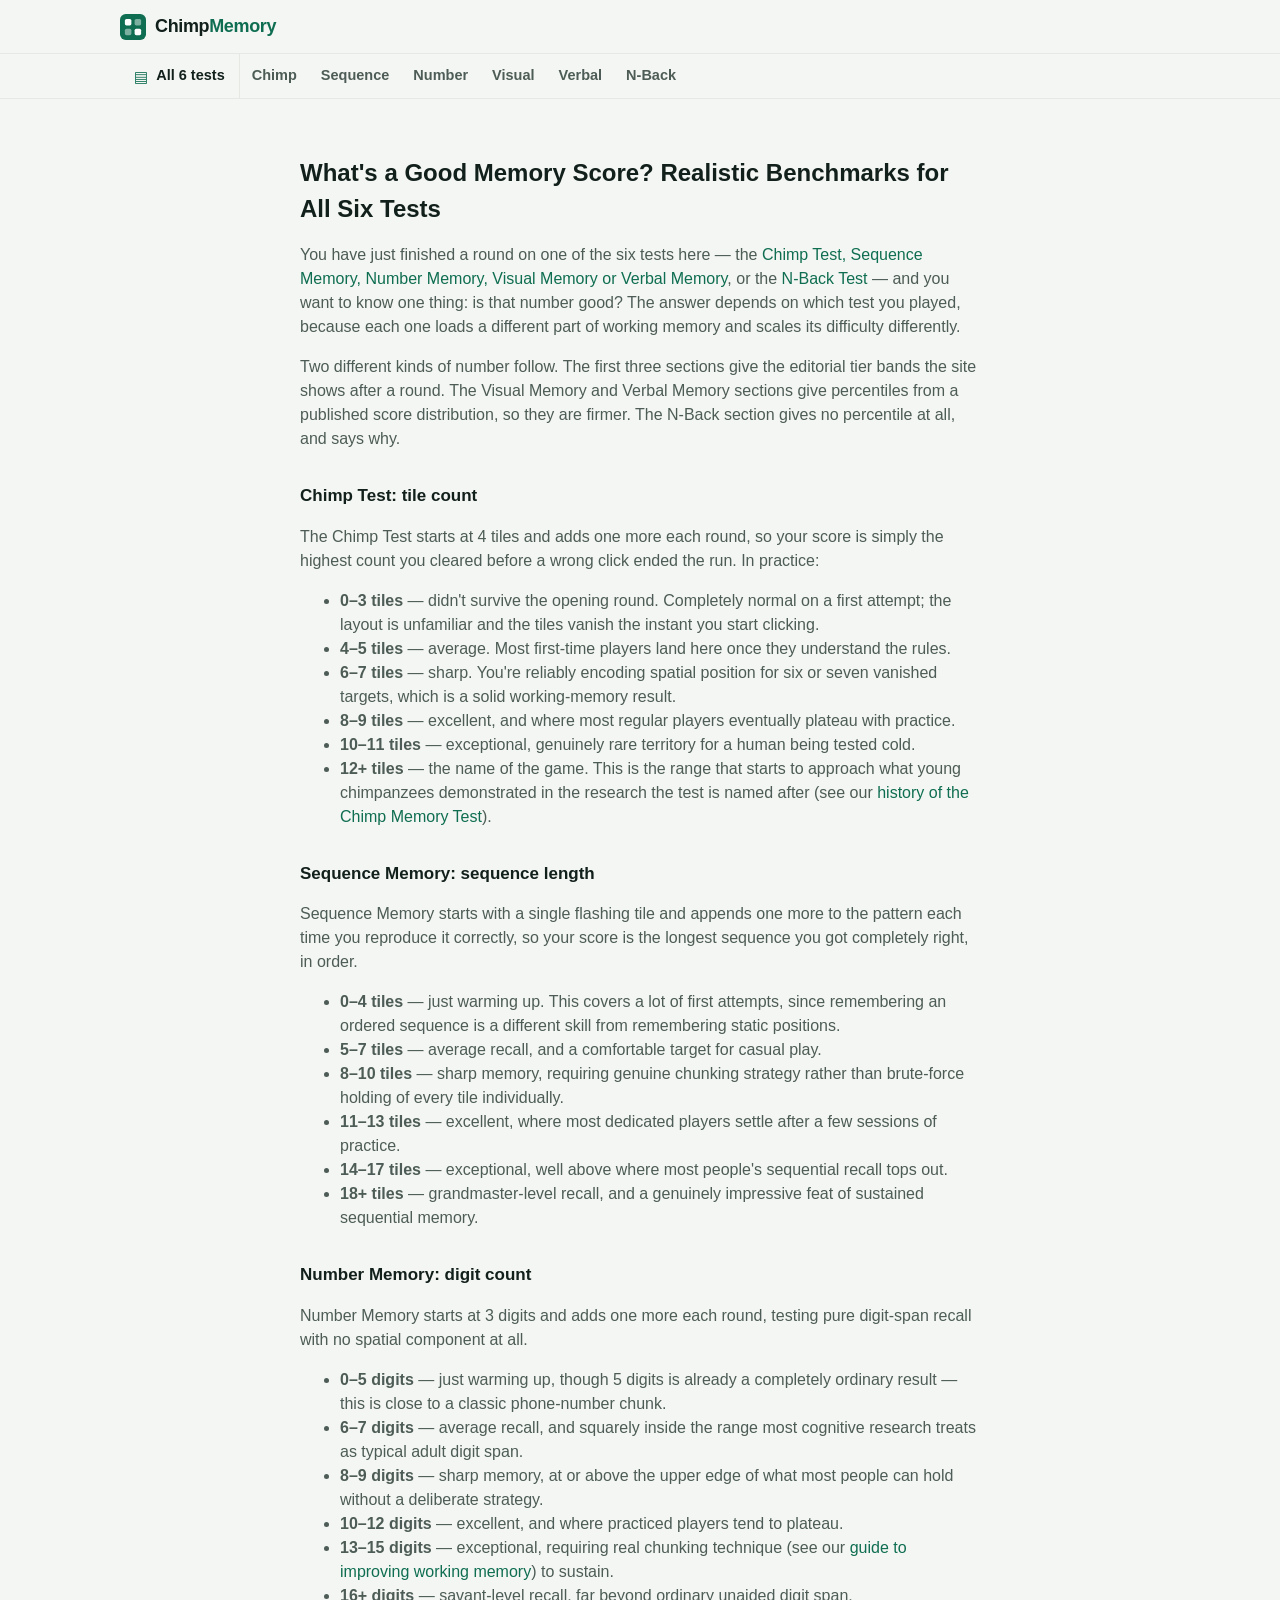
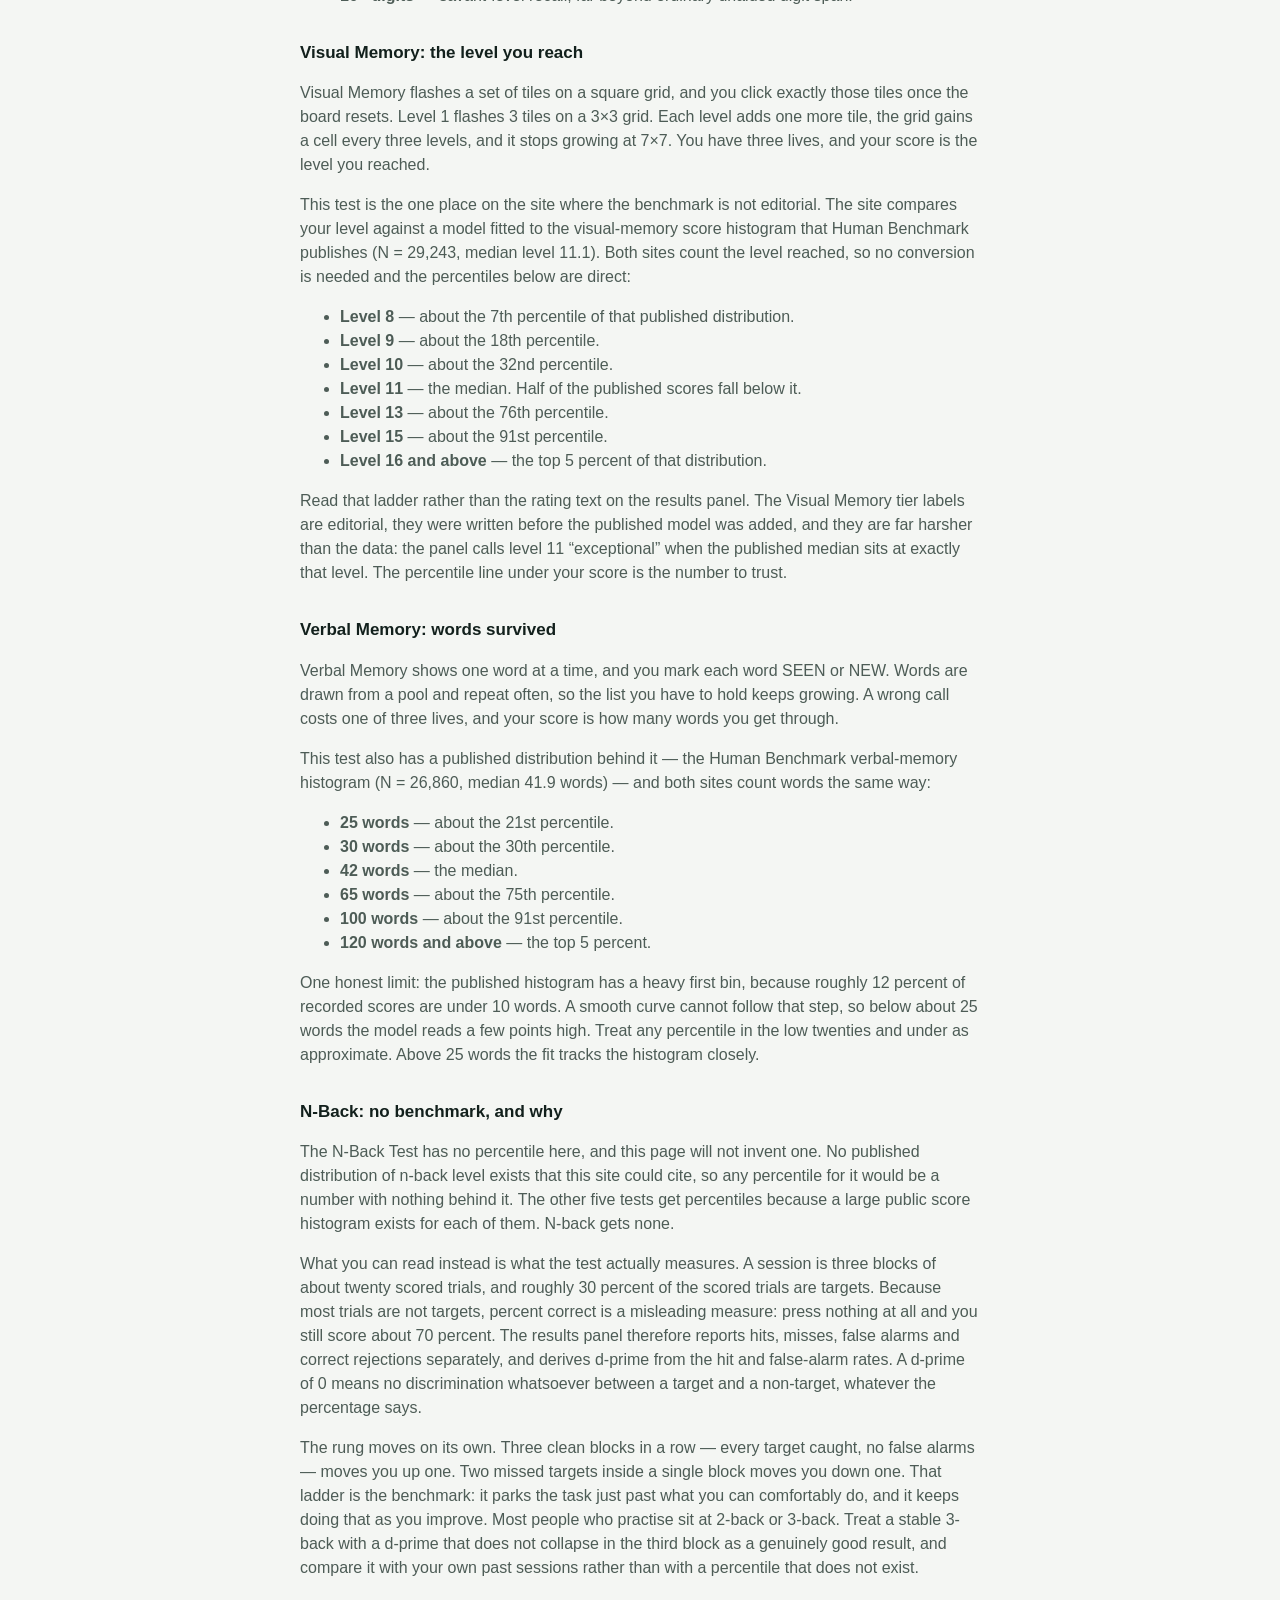
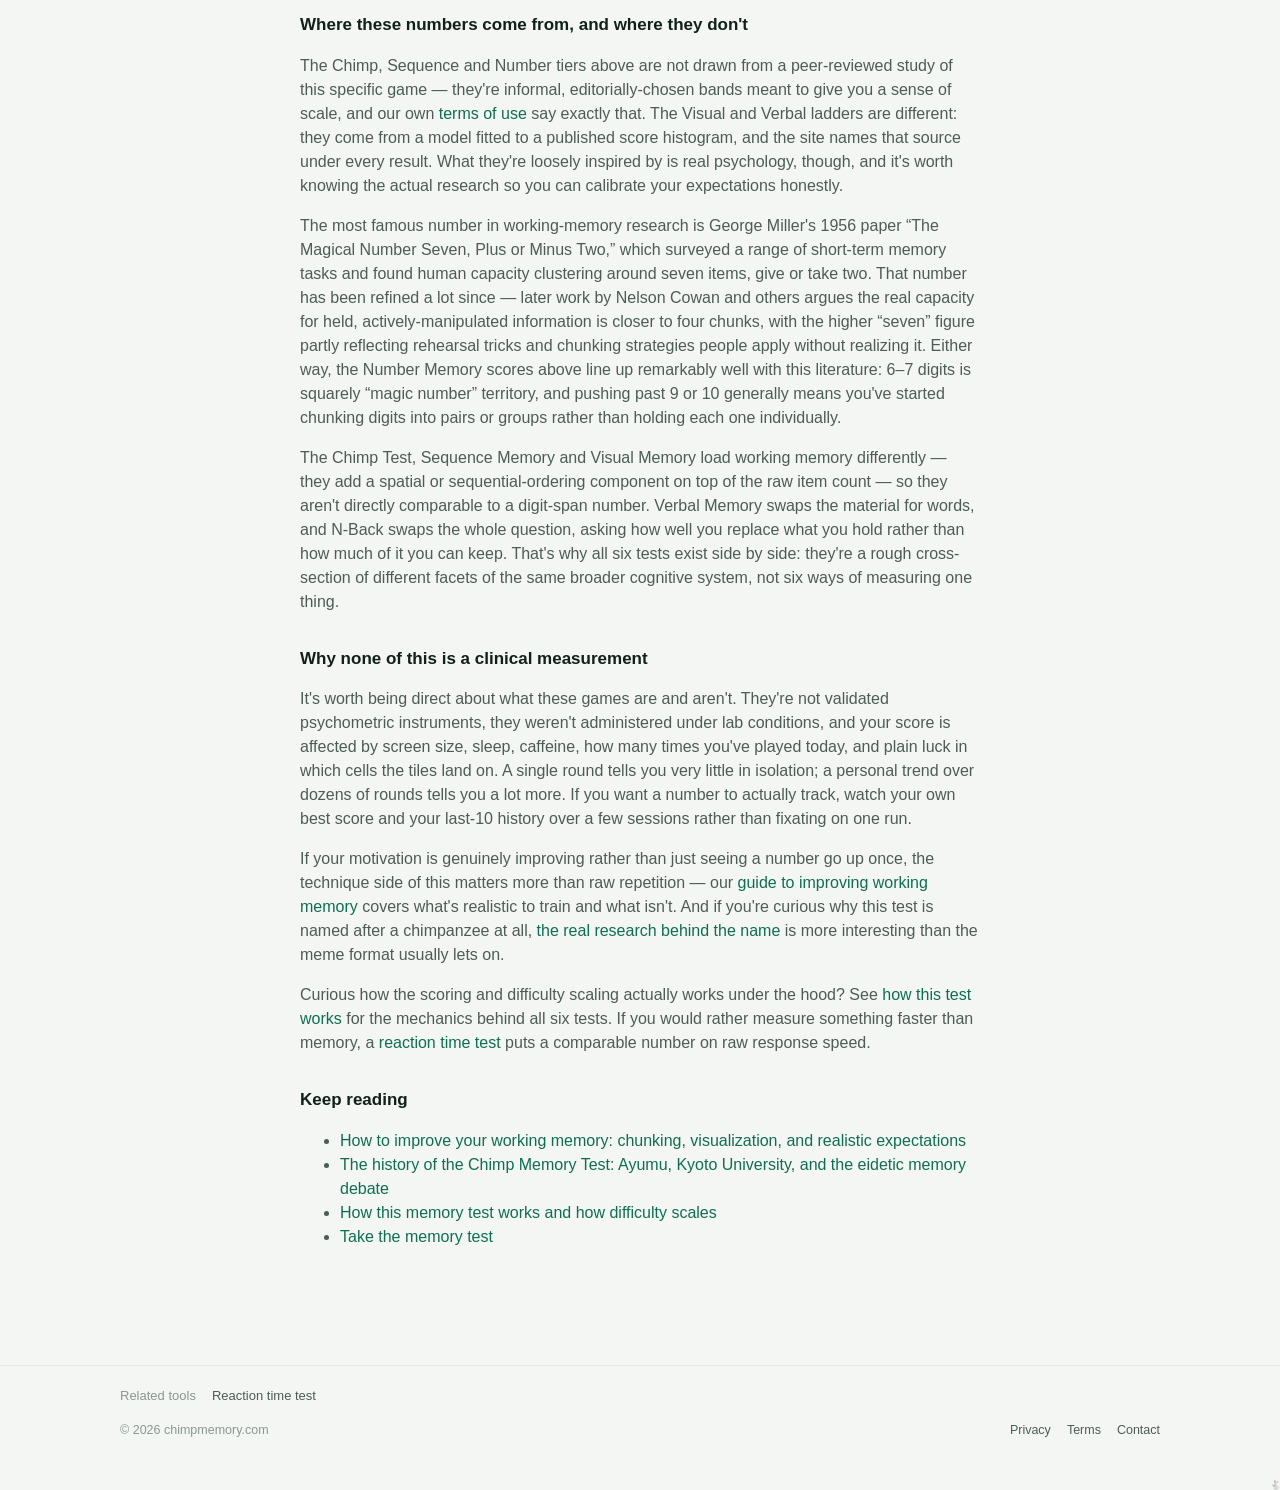
<file: articles/what-is-a-good-memory-score.html>
<!doctype html>
<html lang="en">
<head>
<meta charset="utf-8">
<meta name="viewport" content="width=device-width, initial-scale=1">
<title>What's a Good Memory Score? Realistic Benchmarks for All Six Tests — chimpmemory.com</title>
<meta name="description" content="Realistic benchmarks for all six tests here — Chimp, Sequence, Number, Visual, Verbal and N-Back: what counts as average, good and exceptional, where the published numbers come from, and which test has no benchmark at all.">
<link rel="canonical" href="https://chimpmemory.com/articles/what-is-a-good-memory-score.html">
<meta property="og:type" content="article">
<meta property="og:site_name" content="chimpmemory.com">
<meta property="og:title" content="What's a Good Memory Score? Realistic Benchmarks for All Six Tests — chimpmemory.com">
<meta property="og:description" content="Realistic benchmarks for all six tests here — Chimp, Sequence, Number, Visual, Verbal and N-Back: what counts as average, good and exceptional, where the published numbers come from, and which test has no benchmark at all.">
<meta property="og:url" content="https://chimpmemory.com/articles/what-is-a-good-memory-score.html">
<meta property="og:image" content="https://chimpmemory.com/assets/og-image.png">
<meta property="og:image:width" content="1200">
<meta property="og:image:height" content="630">
<meta name="twitter:card" content="summary_large_image">
<link rel="icon" href="/assets/favicon.svg" type="image/svg+xml">
<link rel="stylesheet" href="/assets/css/styles.css">
<script type="application/ld+json">
{
  "@context": "https://schema.org",
  "@type": "BreadcrumbList",
  "itemListElement": [
    {
      "@type": "ListItem",
      "position": 1,
      "name": "Home",
      "item": "https://chimpmemory.com/"
    },
    {
      "@type": "ListItem",
      "position": 2,
      "name": "What's a Good Memory Score?",
      "item": "https://chimpmemory.com/articles/what-is-a-good-memory-score.html"
    }
  ]
}
</script>

<script type="application/ld+json">
{
  "@context": "https://schema.org",
  "@type": "Article",
  "headline": "What's a Good Memory Score? Realistic Benchmarks for All Six Tests",
  "description": "Realistic benchmarks for all six tests here — Chimp, Sequence, Number, Visual, Verbal and N-Back: what counts as average, good and exceptional, where the published numbers come from, and which test has no benchmark at all.",
  "datePublished": "2026-07-16",
  "dateModified": "2026-09-23",
  "url": "https://chimpmemory.com/articles/what-is-a-good-memory-score.html",
  "mainEntityOfPage": {
    "@type": "WebPage",
    "@id": "https://chimpmemory.com/articles/what-is-a-good-memory-score.html"
  },
  "image": "https://chimpmemory.com/assets/og-image.png",
  "publisher": {
    "@type": "Organization",
    "name": "chimpmemory.com",
    "url": "https://chimpmemory.com/"
  },
  "author": {
    "@type": "Organization",
    "name": "chimpmemory.com",
    "url": "https://chimpmemory.com/"
  }
}
</script>

<script async src="https://pagead2.googlesyndication.com/pagead/js/adsbygoogle.js?client=ca-pub-7560786263587509" crossorigin="anonymous"></script>
</head>
<body>
<a class="skip-link" href="#main">Skip to content</a>

<header class="site-header">
  <div class="header-inner">
    <a class="brand" href="/" aria-label="chimpmemory.com home">
      <svg class="brand-icon" viewBox="0 0 32 32" aria-hidden="true">
        <rect width="32" height="32" rx="7" fill="var(--accent-dim)"/>
        <rect x="6" y="6" width="8" height="8" rx="2" fill="var(--bg-raised)"/>
        <rect x="18" y="6" width="8" height="8" rx="2" fill="var(--bg-raised)" opacity=".45"/>
        <rect x="6" y="18" width="8" height="8" rx="2" fill="var(--bg-raised)" opacity=".45"/>
        <rect x="18" y="18" width="8" height="8" rx="2" fill="var(--bg-raised)"/>
      </svg>
      <span class="brand-name">Chimp<span class="brand-accent">Memory</span></span>
    </a>
  </div>
</header>

<!-- nav:start -->
<nav class="toolbar" aria-label="Tools">
  <details class="tb-menu">
    <summary class="tb-trigger" aria-label="All 6 tests">
      <span class="tb-glyph" aria-hidden="true">&#9636;</span>
      <span class="tb-label">All 6<span class="tb-label-long"> tests</span></span>
    </summary>
    <div class="tb-sheet is-flat">
      <div class="tb-sheet-cols">
        <ul>
          <li><a href="/chimp-test">Chimp Test</a></li>
          <li><a href="/sequence-memory-test">Sequence Memory Test</a></li>
          <li><a href="/number-memory-test">Number Memory Test</a></li>
          <li><a href="/visual-memory-test">Visual Memory Test</a></li>
          <li><a href="/verbal-memory-test">Verbal Memory Test</a></li>
          <li><a href="/n-back-test">N-Back Test</a></li>
        </ul>
      </div>
    </div>
  </details>
  <div class="tb-scrim"></div>
  <ul class="tb-rail">
    <li><a href="/chimp-test">Chimp</a></li>
    <li><a href="/sequence-memory-test">Sequence</a></li>
    <li><a href="/number-memory-test">Number</a></li>
    <li><a href="/visual-memory-test">Visual</a></li>
    <li><a href="/verbal-memory-test">Verbal</a></li>
    <li><a href="/n-back-test">N-Back</a></li>
  </ul>
</nav>
<!-- nav:end -->
<main id="main" class="container-narrow">
  <h1>What's a Good Memory Score? Realistic Benchmarks for All Six Tests</h1>

  <p>You have just finished a round on one of the six tests here — the <a href="/">Chimp Test, Sequence Memory, Number Memory, Visual Memory or Verbal Memory</a>, or the <a href="/n-back-test">N-Back Test</a> — and you want to know one thing: is that number good? The answer depends on which test you played, because each one loads a different part of working memory and scales its difficulty differently.</p>
  <p>Two different kinds of number follow. The first three sections give the editorial tier bands the site shows after a round. The Visual Memory and Verbal Memory sections give percentiles from a published score distribution, so they are firmer. The N-Back section gives no percentile at all, and says why.</p>

  <h2>Chimp Test: tile count</h2>
  <p>The Chimp Test starts at 4 tiles and adds one more each round, so your score is simply the highest count you cleared before a wrong click ended the run. In practice:</p>
  <ul>
    <li><strong>0–3 tiles</strong> — didn't survive the opening round. Completely normal on a first attempt; the layout is unfamiliar and the tiles vanish the instant you start clicking.</li>
    <li><strong>4–5 tiles</strong> — average. Most first-time players land here once they understand the rules.</li>
    <li><strong>6–7 tiles</strong> — sharp. You're reliably encoding spatial position for six or seven vanished targets, which is a solid working-memory result.</li>
    <li><strong>8–9 tiles</strong> — excellent, and where most regular players eventually plateau with practice.</li>
    <li><strong>10–11 tiles</strong> — exceptional, genuinely rare territory for a human being tested cold.</li>
    <li><strong>12+ tiles</strong> — the name of the game. This is the range that starts to approach what young chimpanzees demonstrated in the research the test is named after (see our <a href="/articles/history-of-the-chimp-memory-test.html">history of the Chimp Memory Test</a>).</li>
  </ul>

  <h2>Sequence Memory: sequence length</h2>
  <p>Sequence Memory starts with a single flashing tile and appends one more to the pattern each time you reproduce it correctly, so your score is the longest sequence you got completely right, in order.</p>
  <ul>
    <li><strong>0–4 tiles</strong> — just warming up. This covers a lot of first attempts, since remembering an ordered sequence is a different skill from remembering static positions.</li>
    <li><strong>5–7 tiles</strong> — average recall, and a comfortable target for casual play.</li>
    <li><strong>8–10 tiles</strong> — sharp memory, requiring genuine chunking strategy rather than brute-force holding of every tile individually.</li>
    <li><strong>11–13 tiles</strong> — excellent, where most dedicated players settle after a few sessions of practice.</li>
    <li><strong>14–17 tiles</strong> — exceptional, well above where most people's sequential recall tops out.</li>
    <li><strong>18+ tiles</strong> — grandmaster-level recall, and a genuinely impressive feat of sustained sequential memory.</li>
  </ul>

  <h2>Number Memory: digit count</h2>
  <p>Number Memory starts at 3 digits and adds one more each round, testing pure digit-span recall with no spatial component at all.</p>
  <ul>
    <li><strong>0–5 digits</strong> — just warming up, though 5 digits is already a completely ordinary result — this is close to a classic phone-number chunk.</li>
    <li><strong>6–7 digits</strong> — average recall, and squarely inside the range most cognitive research treats as typical adult digit span.</li>
    <li><strong>8–9 digits</strong> — sharp memory, at or above the upper edge of what most people can hold without a deliberate strategy.</li>
    <li><strong>10–12 digits</strong> — excellent, and where practiced players tend to plateau.</li>
    <li><strong>13–15 digits</strong> — exceptional, requiring real chunking technique (see our <a href="/articles/how-to-improve-working-memory.html">guide to improving working memory</a>) to sustain.</li>
    <li><strong>16+ digits</strong> — savant-level recall, far beyond ordinary unaided digit span.</li>
  </ul>

  <h2>Visual Memory: the level you reach</h2>
  <p>Visual Memory flashes a set of tiles on a square grid, and you click exactly those tiles once the board resets. Level 1 flashes 3 tiles on a 3&times;3 grid. Each level adds one more tile, the grid gains a cell every three levels, and it stops growing at 7&times;7. You have three lives, and your score is the level you reached.</p>
  <p>This test is the one place on the site where the benchmark is not editorial. The site compares your level against a model fitted to the visual-memory score histogram that Human Benchmark publishes (N = 29,243, median level 11.1). Both sites count the level reached, so no conversion is needed and the percentiles below are direct:</p>
  <ul>
    <li><strong>Level 8</strong> — about the 7th percentile of that published distribution.</li>
    <li><strong>Level 9</strong> — about the 18th percentile.</li>
    <li><strong>Level 10</strong> — about the 32nd percentile.</li>
    <li><strong>Level 11</strong> — the median. Half of the published scores fall below it.</li>
    <li><strong>Level 13</strong> — about the 76th percentile.</li>
    <li><strong>Level 15</strong> — about the 91st percentile.</li>
    <li><strong>Level 16 and above</strong> — the top 5 percent of that distribution.</li>
  </ul>
  <p>Read that ladder rather than the rating text on the results panel. The Visual Memory tier labels are editorial, they were written before the published model was added, and they are far harsher than the data: the panel calls level 11 &ldquo;exceptional&rdquo; when the published median sits at exactly that level. The percentile line under your score is the number to trust.</p>

  <h2>Verbal Memory: words survived</h2>
  <p>Verbal Memory shows one word at a time, and you mark each word SEEN or NEW. Words are drawn from a pool and repeat often, so the list you have to hold keeps growing. A wrong call costs one of three lives, and your score is how many words you get through.</p>
  <p>This test also has a published distribution behind it — the Human Benchmark verbal-memory histogram (N = 26,860, median 41.9 words) — and both sites count words the same way:</p>
  <ul>
    <li><strong>25 words</strong> — about the 21st percentile.</li>
    <li><strong>30 words</strong> — about the 30th percentile.</li>
    <li><strong>42 words</strong> — the median.</li>
    <li><strong>65 words</strong> — about the 75th percentile.</li>
    <li><strong>100 words</strong> — about the 91st percentile.</li>
    <li><strong>120 words and above</strong> — the top 5 percent.</li>
  </ul>
  <p>One honest limit: the published histogram has a heavy first bin, because roughly 12 percent of recorded scores are under 10 words. A smooth curve cannot follow that step, so below about 25 words the model reads a few points high. Treat any percentile in the low twenties and under as approximate. Above 25 words the fit tracks the histogram closely.</p>

  <h2>N-Back: no benchmark, and why</h2>
  <p>The N-Back Test has no percentile here, and this page will not invent one. No published distribution of n-back level exists that this site could cite, so any percentile for it would be a number with nothing behind it. The other five tests get percentiles because a large public score histogram exists for each of them. N-back gets none.</p>
  <p>What you can read instead is what the test actually measures. A session is three blocks of about twenty scored trials, and roughly 30 percent of the scored trials are targets. Because most trials are not targets, percent correct is a misleading measure: press nothing at all and you still score about 70 percent. The results panel therefore reports hits, misses, false alarms and correct rejections separately, and derives d-prime from the hit and false-alarm rates. A d-prime of 0 means no discrimination whatsoever between a target and a non-target, whatever the percentage says.</p>
  <p>The rung moves on its own. Three clean blocks in a row — every target caught, no false alarms — moves you up one. Two missed targets inside a single block moves you down one. That ladder is the benchmark: it parks the task just past what you can comfortably do, and it keeps doing that as you improve. Most people who practise sit at 2-back or 3-back. Treat a stable 3-back with a d-prime that does not collapse in the third block as a genuinely good result, and compare it with your own past sessions rather than with a percentile that does not exist.</p>

  <h2>Where these numbers come from, and where they don't</h2>
  <p>The Chimp, Sequence and Number tiers above are not drawn from a peer-reviewed study of this specific game — they're informal, editorially-chosen bands meant to give you a sense of scale, and our own <a href="/terms.html">terms of use</a> say exactly that. The Visual and Verbal ladders are different: they come from a model fitted to a published score histogram, and the site names that source under every result. What they're loosely inspired by is real psychology, though, and it's worth knowing the actual research so you can calibrate your expectations honestly.</p>
  <p>The most famous number in working-memory research is George Miller's 1956 paper &ldquo;The Magical Number Seven, Plus or Minus Two,&rdquo; which surveyed a range of short-term memory tasks and found human capacity clustering around seven items, give or take two. That number has been refined a lot since — later work by Nelson Cowan and others argues the real capacity for held, actively-manipulated information is closer to four chunks, with the higher &ldquo;seven&rdquo; figure partly reflecting rehearsal tricks and chunking strategies people apply without realizing it. Either way, the Number Memory scores above line up remarkably well with this literature: 6–7 digits is squarely &ldquo;magic number&rdquo; territory, and pushing past 9 or 10 generally means you've started chunking digits into pairs or groups rather than holding each one individually.</p>
  <p>The Chimp Test, Sequence Memory and Visual Memory load working memory differently — they add a spatial or sequential-ordering component on top of the raw item count — so they aren't directly comparable to a digit-span number. Verbal Memory swaps the material for words, and N-Back swaps the whole question, asking how well you replace what you hold rather than how much of it you can keep. That's why all six tests exist side by side: they're a rough cross-section of different facets of the same broader cognitive system, not six ways of measuring one thing.</p>

  <h2>Why none of this is a clinical measurement</h2>
  <p>It's worth being direct about what these games are and aren't. They're not validated psychometric instruments, they weren't administered under lab conditions, and your score is affected by screen size, sleep, caffeine, how many times you've played today, and plain luck in which cells the tiles land on. A single round tells you very little in isolation; a personal trend over dozens of rounds tells you a lot more. If you want a number to actually track, watch your own best score and your last-10 history over a few sessions rather than fixating on one run.</p>
  <p>If your motivation is genuinely improving rather than just seeing a number go up once, the technique side of this matters more than raw repetition — our <a href="/articles/how-to-improve-working-memory.html">guide to improving working memory</a> covers what's realistic to train and what isn't. And if you're curious why this test is named after a chimpanzee at all, <a href="/articles/history-of-the-chimp-memory-test.html">the real research behind the name</a> is more interesting than the meme format usually lets on.</p>
  <p>Curious how the scoring and difficulty scaling actually works under the hood? See <a href="/articles/how-this-test-works.html">how this test works</a> for the mechanics behind all six tests. If you would rather measure something faster than memory, a <a href="https://reflexzap.com" rel="noopener">reaction time test</a> puts a comparable number on raw response speed.</p>

  <h2>Keep reading</h2>
  <ul>
    <li><a href="/articles/how-to-improve-working-memory.html">How to improve your working memory: chunking, visualization, and realistic expectations</a></li>
    <li><a href="/articles/history-of-the-chimp-memory-test.html">The history of the Chimp Memory Test: Ayumu, Kyoto University, and the eidetic memory debate</a></li>
    <li><a href="/articles/how-this-test-works.html">How this memory test works and how difficulty scales</a></li>
    <li><a href="/">Take the memory test</a></li>
  </ul>
</main>
<footer class="site-footer">
  <nav class="footer-peers" aria-label="Related tools">
    <span class="footer-peers-label">Related tools</span>
    <ul>
      <li><a href="https://reflexzap.com" rel="noopener">Reaction time test</a></li>
    </ul>
  </nav>
  <div class="footer-inner">
    <div>© <span id="year"></span> chimpmemory.com</div>
    <div class="footer-links">
      <a href="/privacy.html">Privacy</a>
      <a href="/terms.html">Terms</a>
      <a href="&#109;&#97;&#105;&#108;&#116;&#111;&#58;&#104;&#101;&#108;&#108;&#111;&#64;&#103;&#111;&#111;&#100;&#98;&#111;&#116;&#98;&#97;&#100;&#46;&#98;&#111;&#116;">Contact</a>
    </div>
  </div>
</footer>
<script src="/assets/js/app.js"></script>
<script>document.getElementById("year").textContent = new Date().getFullYear();</script>
<a href="https://erabb.it" class="erabbit-mark" aria-label="erabb.it"><img src="data:image/svg+xml,<svg xmlns=%22http://www.w3.org/2000/svg%22 viewBox=%220 0 100 100%22><text y=%22.9em%22 font-size=%2290%22>🐇</text></svg>" width="10" height="10" alt=""></a>
</body>
</html>
</file>
<file: assets/css/styles.css>
/* chimpmemory.com — design system
   Sans-first, light/dark aware. Mono is reserved for numerals (tile numbers,
   the number-memory digit display, scores) so the "data" in each game reads
   distinctly from the surrounding prose. Zero external font/asset requests. */

:root {
  --bg: #f4f6f3;
  --bg-raised: #ffffff;
  --bg-inset: #eef1ec;
  --border: #d7ddd4;
  --border-soft: #e6e9e3;
  --text: #12201c;
  --text-dim: #4d5c56;
  --text-faint: #8a978f;
  --accent: #178a67;
  --accent-dim: #0f6e51;
  --accent-contrast: #f2fff9;
  --flash: #c9821b;
  --flash-contrast: #241300;
  --danger: #d94433;
  --focus: #0a6cbf;
  --radius: 10px;
  --radius-sm: 6px;
  --sans: ui-sans-serif, "Segoe UI", "Helvetica Neue", Helvetica, Arial, system-ui,
    -apple-system, Roboto, sans-serif;
  --mono: ui-monospace, "SF Mono", "Cascadia Mono", Menlo, Consolas,
    "Liberation Mono", monospace;
  --maxw: 1080px;
}

:root[data-theme="dark"] {
  --bg: #0d1210;
  --bg-raised: #161c19;
  --bg-inset: #0a0e0c;
  --border: #232b27;
  --border-soft: #1a201d;
  --text: #eef1ee;
  --text-dim: #9fb0a8;
  --text-faint: #5f6f68;
  --accent: #35d6a8;
  --accent-dim: #1f9c78;
  --accent-contrast: #052018;
  --flash: #f2a93b;
  --flash-contrast: #241300;
  --danger: #ff6b5e;
  --focus: #7cc6ff;
}

@media (prefers-color-scheme: dark) {
  :root:not([data-theme="light"]) {
    --bg: #0d1210;
    --bg-raised: #161c19;
    --bg-inset: #0a0e0c;
    --border: #232b27;
    --border-soft: #1a201d;
    --text: #eef1ee;
    --text-dim: #9fb0a8;
    --text-faint: #5f6f68;
    --accent: #35d6a8;
    --accent-dim: #1f9c78;
    --accent-contrast: #052018;
    --flash: #f2a93b;
    --flash-contrast: #241300;
    --danger: #ff6b5e;
    --focus: #7cc6ff;
  }
}

* { box-sizing: border-box; }
html { color-scheme: light dark; }

body {
  margin: 0;
  background: var(--bg);
  color: var(--text);
  font-family: var(--sans);
  font-size: 16px;
  line-height: 1.5;
  -webkit-font-smoothing: antialiased;
}

a { color: var(--accent-dim); text-decoration: none; }
:root[data-theme="dark"] a { color: var(--accent); }
@media (prefers-color-scheme: dark) { :root:not([data-theme="light"]) a { color: var(--accent); } }
a:hover { text-decoration: underline; }

.skip-link {
  position: absolute;
  left: -9999px;
  top: 0;
  background: var(--accent);
  color: var(--accent-contrast);
  padding: 8px 12px;
  z-index: 100;
}
.skip-link:focus { left: 8px; top: 8px; }

button, select, input, textarea {
  font-family: inherit;
  font-size: inherit;
  color: inherit;
}

button {
  cursor: pointer;
  background: var(--bg-inset);
  border: 1px solid var(--border);
  color: var(--text);
  border-radius: var(--radius-sm);
  padding: 9px 16px;
  font-weight: 600;
  transition: border-color .12s ease, background .12s ease, color .12s ease, transform .08s ease;
}
button:hover { border-color: var(--accent-dim); color: var(--accent-dim); }
:root[data-theme="dark"] button:hover { color: var(--accent); }
button:active { transform: translateY(1px); }
button:focus-visible, a:focus-visible, input:focus-visible {
  outline: 2px solid var(--focus);
  outline-offset: 2px;
}
button.primary {
  background: linear-gradient(135deg, var(--accent), color-mix(in srgb, var(--accent) 62%, var(--flash)));
  border-color: transparent;
  color: var(--accent-contrast);
}
button.primary:hover { color: var(--accent-contrast); filter: brightness(1.05); box-shadow: 0 6px 18px -8px color-mix(in srgb, var(--accent) 75%, transparent); }
button:disabled { opacity: .5; cursor: not-allowed; }
button.icon-btn { padding: 6px 10px; font-size: 13px; font-weight: 500; }

input[type="text"] {
  background: var(--bg-inset);
  border: 1px solid var(--border);
  border-radius: var(--radius-sm);
  padding: 10px 12px;
  font-family: var(--mono);
  font-size: 20px;
  letter-spacing: .04em;
}

/* ---------- layout shell ---------- */
/* Deliberately not sticky, and neither is the toolbar below it: nothing in the
   chrome may overlay an AdSense anchor unit or an Auto-ads in-content slot.
   Fixed height, so header + toolbar is the same 99px of chrome on every page at
   rest and after interaction, and nothing in it can shift layout. */
.site-header {
  border-bottom: 1px solid var(--border-soft);
  background: var(--bg);
}
/* 53px plus the 1px rule, so header + 45px toolbar is 99px of chrome. */
.header-inner {
  max-width: var(--maxw);
  margin: 0 auto;
  padding: 0 20px;
  height: 53px;
  display: flex;
  align-items: center;
  justify-content: space-between;
  gap: 16px;
}
/* The wordmark does not wrap, so at 320px the fixed gap pushed the theme button
   past the viewport and the document scrolled sideways. */
@media (max-width: 400px) { .header-inner { gap: 10px; } }
.brand { display: flex; align-items: center; gap: 9px; }
.brand-icon { width: 26px; height: 26px; display: block; flex-shrink: 0; }
.brand-name {
  font-weight: 800;
  font-size: 18px;
  letter-spacing: -0.02em;
  color: var(--text);
}
.brand-name .brand-accent { color: var(--accent-dim); }
:root[data-theme="dark"] .brand-name .brand-accent { color: var(--accent); text-shadow: 0 0 12px color-mix(in srgb, var(--accent) 55%, transparent); }
@media (prefers-color-scheme: dark) { :root:not([data-theme="light"]) .brand-name .brand-accent { color: var(--accent); } }

.header-actions { display: flex; align-items: center; gap: 8px; }

main { max-width: var(--maxw); margin: 0 auto; padding: 0 20px 60px; }

.container-narrow { max-width: 720px; margin: 0 auto; padding: 40px 20px 60px; }
.container-narrow h1 { font-size: 24px; }
.container-narrow h2 { font-size: 17px; margin-top: 32px; }
.container-narrow p, .container-narrow li { color: var(--text-dim); }

.faq-item { margin-bottom: 18px; }
.faq-item h3 { font-size: 15px; margin: 0 0 6px; }
.faq-item p { margin: 0; color: var(--text-dim); }

/* ---------- hero ---------- */
.hero {
  position: relative;
  padding: 36px 24px 32px;
  margin: 20px 0 6px;
  border-radius: 18px;
  background:
    radial-gradient(90% 120% at 82% 20%, color-mix(in srgb, var(--accent) 12%, transparent), transparent 58%),
    radial-gradient(70% 90% at 10% 100%, color-mix(in srgb, var(--flash) 8%, transparent), transparent 60%),
    var(--bg-raised);
  border: 1px solid var(--border-soft);
}
.hero-inner {
  display: grid;
  grid-template-columns: 1fr;
  gap: 28px;
  align-items: center;
}
@media (min-width: 760px) {
  .hero-inner { grid-template-columns: 1.2fr 0.8fr; }
}
.hero h1 {
  font-size: clamp(28px, 4.4vw, 42px);
  margin: 0 0 12px;
  letter-spacing: -0.02em;
  line-height: 1.08;
  background: linear-gradient(120deg, var(--text) 30%, var(--accent-dim));
  -webkit-background-clip: text;
  background-clip: text;
  color: transparent;
}
:root[data-theme="dark"] .hero h1 { background: linear-gradient(120deg, var(--text) 35%, var(--accent)); -webkit-background-clip: text; background-clip: text; color: transparent; }
@media (prefers-color-scheme: dark) { :root:not([data-theme="light"]) .hero h1 { background: linear-gradient(120deg, var(--text) 35%, var(--accent)); -webkit-background-clip: text; background-clip: text; color: transparent; } }
.hero p { color: var(--text-dim); margin: 0 0 8px; font-size: 15.5px; max-width: 46ch; }
.hero .trust-line {
  margin-top: 14px;
  font-size: 12.5px;
  color: var(--text-faint);
}
.hero .trust-line .dot { color: var(--accent-dim); margin: 0 8px; }
:root[data-theme="dark"] .hero .trust-line .dot { color: var(--accent); }
@media (prefers-color-scheme: dark) { :root:not([data-theme="light"]) .hero .trust-line .dot { color: var(--accent); } }

/* ---- hero ghost-grid: ambient demo of the chimp test's signature "vanish" ---- */
.hero-demo { display: flex; justify-content: center; }
.ghost-grid {
  display: grid;
  grid-template-columns: repeat(3, 1fr);
  gap: 10px;
  width: min(260px, 100%);
  aspect-ratio: 1;
}
.ghost-tile {
  background: var(--bg-inset);
  border: 1px solid var(--border-soft);
  border-radius: 10px;
  display: flex;
  align-items: center;
  justify-content: center;
  font-family: var(--mono);
  font-weight: 700;
  font-size: 20px;
  color: var(--text);
  animation: ghost-cycle 3.6s ease-in-out infinite;
  animation-delay: var(--d, 0s);
}
@keyframes ghost-cycle {
  0%, 8% { background: var(--flash); color: var(--flash-contrast); border-color: var(--flash); box-shadow: 0 0 18px -4px color-mix(in srgb, var(--flash) 80%, transparent); }
  22%, 100% { background: var(--bg-inset); color: transparent; border-color: var(--border-soft); box-shadow: none; }
}
@media (prefers-reduced-motion: reduce) {
  .ghost-tile { animation: none; background: var(--bg-inset); color: transparent; }
}
/* The chrome above is 99px. Desktop hero padding plus a 260px ambient demo on a
   phone spends everything the toolbar bought and puts the first game panel back
   below the fold — it was at y=716 of an 844px viewport before this round. */
@media (max-width: 640px) {
  .hero { padding: 20px 16px 18px; margin: 12px 0 6px; border-radius: 14px; }
  .hero-inner { gap: 16px; }
  .hero h1 { margin-bottom: 8px; }
  .hero .trust-line { margin-top: 10px; }
  .ghost-grid { width: min(150px, 100%); gap: 7px; }
  .ghost-tile { font-size: 15px; border-radius: 8px; }
}

/* ==========================================================================
   toolbar v1 — the portfolio navigation pattern.
   Spec: github.com/ngineer420/ngineer420.github.io/issues/13

   Copy this block verbatim into any site in the portfolio. Everything
   site-specific is the eight custom properties declared on `.toolbar` below;
   remap those to the host site's tokens and nothing else needs touching. The
   silhouette is shared, the palette and type are not.

   It replaces two bars here: the homepage's role="tablist" strip, which sat
   below a 585px hero and took four of its five links out of tab order, and the
   `.tabbar.solo-tabbar` copy of the same five links inside <main> on each test
   page — 383px of a 733px strip was off-screen at 390px with a hard mid-word
   clip through "Number" and no fade, arrow or scrollbar to say so.
   ========================================================================== */

.toolbar {
  /* ---- the only site-owned values in this block ---- */
  --tb-bg: var(--bg);
  --tb-bg-elev: var(--bg-raised);
  --tb-border: var(--border);
  --tb-border-soft: var(--border-soft);
  --tb-text: var(--text);
  --tb-text-dim: var(--text-dim);
  --tb-accent: var(--accent-dim);
  --tb-focus: var(--focus);
  --tb-sheet-shadow: 0 18px 40px -24px color-mix(in srgb, var(--text) 55%, transparent);

  /* A stacking context, so the sheet lands above the tool's own positioned
     bits without a z-index arms race inside it. */
  position: relative; z-index: 40;
  display: flex; align-items: stretch;
  /* 44px of content plus the 1px rule. box-sizing is border-box, so a flat
     44px here leaves the rail a 43px content box, the 44px chips overflow it
     by a pixel and the 2px active underline gets clipped to 1px. */
  height: 45px;
  background: var(--tb-bg);
  border-bottom: 1px solid var(--tb-border-soft);
}
/* This site's accent is tuned per theme everywhere else; the toolbar follows
   the same rule so the underline keeps its contrast in both. */
:root[data-theme="dark"] .toolbar { --tb-accent: var(--accent); }
@media (prefers-color-scheme: dark) { :root:not([data-theme="light"]) .toolbar { --tb-accent: var(--accent); } }
/* The bar is full-bleed so its rule spans the window, but its contents belong
   in the same column as the header and <main>. Full-bleed is kept below 720px,
   where the padding would come straight out of the rail's scrollable width and
   the fades already handle the edges. */
@media (min-width: 720px) {
  .toolbar { padding-inline: max(20px, calc((100% - var(--maxw)) / 2 + 20px)); }
}

/* ---- the trigger: labelled, counted, and never collapses to an icon ---- */
.tb-menu { position: relative; flex: 0 0 auto; }
.tb-trigger {
  display: flex; align-items: center; gap: 8px;
  min-height: 44px; padding: 0 14px;
  white-space: nowrap; cursor: pointer; list-style: none;
  font-size: 14.5px; font-weight: 700; color: var(--tb-text);
  border-right: 1px solid var(--tb-border-soft);
}
.tb-trigger::-webkit-details-marker { display: none; } /* Safari */
.tb-trigger::marker { content: ""; }
.tb-trigger:hover { color: var(--tb-accent); }
.tb-glyph { color: var(--tb-accent); font-size: 15px; line-height: 1; }

/* ---- the rail: one row, always. Wrapping is what produced every ragged
   multi-row header in the audit; nowrap makes those faults impossible. ---- */
.tb-rail {
  /* The centre-on-current JS reads `current.offsetLeft` and treats it as an
     offset inside this scroller. Without a position here the nearest
     positioned ancestor is `.toolbar`, so that figure also carries the
     trigger's width and the rail over-scrolls by it — the current chip lands
     with its first letters under the left fade, which is the clipped label
     this pattern exists to prevent. */
  position: relative;
  flex: 1 1 auto; min-width: 0;
  display: flex; flex-wrap: nowrap; gap: 0;
  margin: 0; padding: 0; list-style: none;
  overflow-x: auto; overflow-y: hidden;
  -webkit-overflow-scrolling: touch;
  overscroll-behavior-x: contain;  /* a swipe past the end is not a back-nav */
  scroll-padding-inline: 24px;     /* Tab must not park a chip under the fade */
  scrollbar-width: none;
  /* The right fade is ON by default and JS turns it off once it can prove the
     rail is scrolled to its end. Defaulting it off would mean a JS-disabled
     visitor gets a label hard-clipped mid-word, which is the one thing this
     pattern exists to stop. */
  --f0: 0px; --f1: 24px;
  -webkit-mask-image: linear-gradient(to right, transparent 0, #000 var(--f0),
    #000 calc(100% - var(--f1)), transparent 100%);
  mask-image: linear-gradient(to right, transparent 0, #000 var(--f0),
    #000 calc(100% - var(--f1)), transparent 100%);
}
.tb-rail::-webkit-scrollbar { display: none; } /* the fade is the affordance */
.tb-rail.can-l { --f0: 24px; }
.tb-rail.js-on:not(.can-r) { --f1: 0px; }
.tb-rail > li { flex: 0 0 auto; }
.tb-rail a {
  display: flex; align-items: center; min-height: 44px; padding: 0 12px;
  white-space: nowrap; text-decoration: none;
  font-size: 14.5px; font-weight: 600; color: var(--tb-text-dim);
  box-shadow: inset 0 -2px 0 transparent;
}
/* Hover changes colour only, so the scroller never reflows under the cursor. */
.tb-rail a:hover { color: var(--tb-text); text-decoration: none; }
.tb-rail a[aria-current] {
  color: var(--tb-text); font-weight: 800;
  box-shadow: inset 0 -2px 0 var(--tb-accent);
}

/* outline-offset is negative so the ring is not clipped by the scroller. */
.tb-trigger:focus-visible,
.tb-rail a:focus-visible,
.tb-sheet a:focus-visible {
  outline: 2px solid var(--tb-focus); outline-offset: -2px;
}

/* ---- the sheet: a disclosure, not a modal. Focus is never trapped. ---- */
.tb-sheet {
  position: absolute; top: 100%; left: 0; z-index: 2;
  width: min(680px, 92vw); max-height: min(70vh, 520px);
  overflow-y: auto; overscroll-behavior: contain;
  background: var(--tb-bg-elev);
  border: 1px solid var(--tb-border);
  /* Radius and shadow are site-owned: a hard-edged idiom reads wrong with a
     soft drop shadow and a 12px corner. Structure stays identical portfolio-
     wide; only these two tokens move. */
  border-radius: var(--tb-sheet-radius, 0 0 12px 12px);
  box-shadow: var(--tb-sheet-shadow, 0 8px 24px rgba(0, 0, 0, .12));
  padding: 14px 4px;
}
/* The columns go on the inner wrapper, never on the scrolling .tb-sheet: a
   multi-column box with a capped block-size does not scroll, it fragments
   sideways into further columns, so links lay out past the panel's right edge
   behind a silent horizontal drag. The wrapper has no height cap, so the
   columns balance at their natural height and the sheet scrolls down past them. */
.tb-sheet-cols { columns: 2; column-gap: 24px; }
/* At <= 8 destinations the sheet renders one flat list and the columns move
   onto it; group headings are noise at that size. */
.tb-sheet.is-flat .tb-sheet-cols { columns: 1; }
.tb-sheet.is-flat .tb-sheet-cols ul { columns: 2; column-gap: 24px; }
.tb-sheet ul { margin: 0 0 12px; padding: 0; list-style: none; break-inside: avoid; }
.tb-sheet li { break-inside: avoid; }
.tb-sheet a {
  display: flex; align-items: center; min-height: 36px; padding: 0 14px;
  font-size: 14.5px; text-decoration: none; color: var(--tb-text-dim);
  border-left: 3px solid transparent; /* reserved, so the current item never shifts */
}
.tb-sheet a:hover { color: var(--tb-text); text-decoration: none; }
.tb-sheet a[aria-current] {
  color: var(--tb-text); font-weight: 800; border-left-color: var(--tb-accent);
}
/* <p>, not <h2>: chrome headings would pollute the outline of an SEO page. */
.tb-grouplabel {
  margin: 0 0 4px; padding: 0 14px;
  font-size: 12px; font-weight: 800; letter-spacing: .08em;
  text-transform: uppercase; color: var(--tb-text-dim);
  /* The label and its list are two boxes, so `break-inside: avoid` on the <ul>
     does nothing to keep them together: the column balancer will happily end a
     column on the heading and start the next one with the list it introduces.
     Latent here — five tests render a flat sheet with no group labels — but
     the block is copied verbatim across the portfolio, so it stays in step. */
  break-after: avoid;
}
/* The anchor carries the tap target (36px here, 44px on mobile via .tb-sheet a),
   so the <p> adds no padding of its own or the label floats off its own list. */
.tb-grouplabel a {
  display: flex; align-items: center; padding: 0; border-left: 0;
  color: inherit; font: inherit; text-decoration: none;
}
.tb-grouplabel a:hover { color: var(--tb-accent); text-decoration: none; }
/* The one route from the chrome to a tier-2 family. */
.tb-hub {
  column-span: all; break-inside: avoid;
  margin: 2px 0 0; padding: 10px 14px 0;
  border-top: 1px solid var(--tb-border-soft);
}
.tb-hub a {
  padding: 0; border-left: 0; min-height: 36px;
  color: var(--tb-accent); font-weight: 700;
}

/* ---- mobile: full-bleed sheet, scrim, short trigger label ---- */
.tb-scrim { display: none; }
@media (max-width: 719px) {
  .tb-menu { position: static; }
  .tb-sheet {
    left: 0; right: 0; width: auto;
    border-width: 1px 0; border-radius: 0;
  }
  .tb-sheet-cols,
  .tb-sheet.is-flat .tb-sheet-cols,
  .tb-sheet.is-flat .tb-sheet-cols ul { columns: auto; }
  .tb-sheet a { min-height: 44px; padding: 0 16px; }
  .tb-grouplabel { padding: 0 16px; } /* match the list links' inset */
  /* Anchored to the bar rather than the viewport, so it cannot cover the
     trigger — with JS off, tapping the trigger again is the way out and there
     must be nothing on top of it. Pure CSS, so it works with JS off too. */
  .tb-menu[open] ~ .tb-scrim {
    display: block; position: absolute; top: 100%; left: 0; right: 0;
    height: 100vh; z-index: 1; background: rgba(0, 0, 0, .42);
  }
}
@media (max-width: 399px) {
  .tb-label-long { display: none; } /* "All 5 tests" -> "All 5"; the accessible
                                       name keeps the full string */
}

/* ---- site-local: keep the shared block's own colours in dark mode ----
   This site paints links from `:root:not([data-theme="light"]) a` inside a
   prefers-color-scheme query. That is one selector heavier than the shared
   block's `.tb-rail a` / `.tb-sheet a`, so in dark mode every chip and every
   sheet row came out in the accent green and the dim/current distinction the
   pattern relies on disappeared. Restated here at matching weight rather than
   with !important, and kept outside the block above so that block stays
   byte-comparable with the rest of the portfolio. */
:root[data-theme="dark"] .tb-rail a,
:root[data-theme="dark"] .tb-sheet a { color: var(--tb-text-dim); }
/* The dim restatement above outweighs the shared block's own
   `.tb-rail a[aria-current]`, so the current page has to be restated at the
   same weight too — otherwise every chip renders dim and the one thing the
   rail is for, showing where you are, is lost in dark mode. */
:root[data-theme="dark"] .tb-rail a[aria-current],
:root[data-theme="dark"] .tb-sheet a[aria-current] { color: var(--tb-text); }
@media (prefers-color-scheme: dark) {
  :root:not([data-theme="light"]) .tb-rail a,
  :root:not([data-theme="light"]) .tb-sheet a { color: var(--tb-text-dim); }
  :root:not([data-theme="light"]) .tb-rail a[aria-current],
  :root:not([data-theme="light"]) .tb-sheet a[aria-current] { color: var(--tb-text); }
}

/* ---------- homepage test panels ---------- */
/* The homepage still carries all five games; the toolbar's own links are what
   switch them, as a progressive enhancement. With JS off the anchors simply
   navigate to the standalone test page, which is the same game. */
.tab-panel { display: none; }
.tab-panel.active { display: block; }
.tab-panel:focus { outline: none; }

/* ---------- game layout ---------- */
.game-wrap { display: grid; grid-template-columns: 1fr; gap: 20px; max-width: 640px; margin: 0 auto; }

.panel {
  background: var(--bg-raised);
  border: 1px solid var(--border-soft);
  border-radius: var(--radius);
  padding: 20px;
}
.panel + .panel { margin-top: 18px; }

.game-status {
  display: flex;
  gap: 24px;
  margin-bottom: 14px;
}
.status-item { display: flex; flex-direction: column; gap: 2px; }
.status-label {
  font-size: 11px;
  text-transform: uppercase;
  letter-spacing: .08em;
  color: var(--text-faint);
}
.status-value { font-family: var(--mono); font-size: 22px; font-weight: 700; }

.game-instructions { color: var(--text-dim); font-size: 14.5px; margin: 0 0 16px; min-height: 1.5em; }

.game-controls { margin-top: 16px; text-align: center; }
.game-controls .primary { padding: 11px 28px; font-size: 15px; }

/* ---------- chimp test board ---------- */
.chimp-board {
  display: grid;
  grid-template-columns: repeat(var(--cols, 5), 1fr);
  grid-template-rows: repeat(var(--rows, 5), 1fr);
  gap: 8px;
  aspect-ratio: 1;
  width: 100%;
}
.board-cell { min-width: 0; min-height: 0; }
button.board-cell.tile {
  background: var(--flash);
  color: var(--flash-contrast);
  border: none;
  border-radius: 8px;
  font-family: var(--mono);
  font-weight: 700;
  font-size: clamp(12px, 3.4vw, 20px);
  display: flex;
  align-items: center;
  justify-content: center;
  transition: transform .1s ease, background .15s ease;
}
button.board-cell.tile:hover { transform: scale(1.04); }
button.board-cell.tile.blank { background: var(--bg-inset); border: 1px solid var(--border); }
button.board-cell.tile.correct-flash { animation: pulse-ok .3s ease; }
button.board-cell.tile.wrong-flash { background: var(--danger); color: #fff; }
@keyframes pulse-ok {
  0% { transform: scale(1); }
  50% { transform: scale(1.12); }
  100% { transform: scale(1); }
}

/* ---------- sequence memory board ---------- */
.seq-board {
  display: grid;
  grid-template-columns: repeat(3, 1fr);
  gap: 10px;
  aspect-ratio: 1;
  width: 100%;
  max-width: 360px;
  margin: 0 auto;
}
.seq-tile {
  background: var(--bg-inset);
  border: 1px solid var(--border);
  border-radius: 12px;
  transition: background .12s ease, transform .1s ease;
}
.seq-tile.lit { background: var(--flash); border-color: var(--flash); transform: scale(1.03); }
.seq-tile.picked { background: var(--accent); border-color: var(--accent); }
.seq-tile.wrong { background: var(--danger); border-color: var(--danger); }

/* ---------- number memory ---------- */
.number-stage { text-align: center; padding: 20px 0 8px; }
.number-display {
  font-family: var(--mono);
  font-size: clamp(30px, 8vw, 52px);
  font-weight: 700;
  letter-spacing: .06em;
  min-height: 1.3em;
  color: var(--text);
}
.number-display.hidden-number { color: var(--text-faint); }
.answer-field { margin-top: 18px; display: flex; gap: 10px; justify-content: center; flex-wrap: wrap; }
.answer-field input { text-align: center; width: 220px; }

/* ---------- visual memory board ---------- */
.visual-board {
  display: grid;
  grid-template-columns: repeat(var(--cols, 3), 1fr);
  grid-template-rows: repeat(var(--rows, 3), 1fr);
  gap: 8px;
  aspect-ratio: 1;
  width: 100%;
  max-width: 440px;
  margin: 0 auto;
}
.visual-cell {
  min-width: 0;
  min-height: 0;
  background: var(--bg-inset);
  border: 1px solid var(--border);
  border-radius: 8px;
  transition: background .12s ease, transform .1s ease, box-shadow .12s ease;
}
.visual-cell:hover { transform: scale(1.03); }
.visual-cell.flash {
  background: #f7fbff;
  border-color: #ffffff;
  box-shadow: 0 0 0 2px var(--accent-dim), 0 0 14px 1px rgba(255, 255, 255, .35);
}
.visual-cell.correct { background: var(--accent); border-color: var(--accent); }
.visual-cell.wrong { background: var(--danger); border-color: var(--danger); }
.visual-cell.missed {
  background: var(--bg-inset);
  border-color: var(--accent-dim);
  box-shadow: inset 0 0 0 2px var(--accent-dim);
}

/* ---- n-back ---- */
/* Four status items rather than the usual three, and one of them is "2-back",
   which broke across two lines at 390px. Wrap the row instead of the words. */
.nback-status { flex-wrap: wrap; gap: 14px 22px; }
.nback-status .status-value { white-space: nowrap; font-size: 20px; }
/* Fixed 3x3, unlike the visual test's growing grid: in n-back the board never
   changes, only what you have to hold about it. */
.nback-grid {
  display: grid;
  grid-template-columns: repeat(3, 1fr);
  grid-template-rows: repeat(3, 1fr);
  gap: 8px;
  aspect-ratio: 1;
  width: 100%;
  max-width: 380px;
  margin: 0 auto;
}
.nback-cell {
  min-width: 0;
  min-height: 0;
  background: var(--bg-inset);
  border: 1px solid var(--border);
  border-radius: 8px;
  transition: background .1s linear, box-shadow .1s linear;
}
.nback-cell.is-lit {
  background: var(--accent);
  border-color: var(--accent);
  box-shadow: 0 0 0 2px var(--accent-dim);
}
/* The response button is the whole interaction, so it is sized like one rather
   than tucked in with the secondary controls. */
.nback-respond { display: flex; justify-content: center; margin-top: 16px; }
.nback-respond button { min-width: 220px; font-size: 17px; padding: 14px 20px; position: relative; }
.nback-key { opacity: .7; font-size: 13px; }
/* Press feedback. The button is accent-filled at rest, so a press cannot be
   signalled by a neighbouring shade of the same colour — nothing short of a
   change in ring, scale and hue together reads as an event on a button that is
   already green. Each state carries its own animation, so two presses on
   consecutive trials read as two events rather than one held state. */
/* Registered, verdict not stated — the state a lead-in trial gets, and the only
   button state there is with verdicts turned off. Neutral grey on purpose: a
   ring in the accent is a shade of the button it surrounds, and would be read
   as a green light. It is the same grey the answered dot takes. */
.nback-respond button.is-pressed {
  animation: nback-press .18s ease-out;
  box-shadow: 0 0 0 4px var(--text-faint);
  filter: brightness(.88);
}
.nback-respond button.is-right {
  background: var(--accent);
  border-color: var(--accent);
  box-shadow: 0 0 0 4px color-mix(in srgb, var(--accent) 45%, transparent);
  animation: nback-press .18s ease-out;
}
.nback-respond button.is-wrong {
  background: var(--danger);
  border-color: var(--danger);
  color: #fff;
  box-shadow: 0 0 0 4px color-mix(in srgb, var(--danger) 40%, transparent);
  animation: nback-shake .22s ease-out;
}
@keyframes nback-press {
  0% { transform: scale(1); }
  45% { transform: scale(.94); }
  100% { transform: scale(1); }
}
@keyframes nback-shake {
  0%, 100% { transform: translateX(0); }
  25% { transform: translateX(-5px); }
  75% { transform: translateX(5px); }
}

/* ---- the per-trial trail ---- */
/* One dot per trial. Between stimuli the grid is dark for 2.5 of every 3
   seconds, and with nothing else moving the block reads as frozen — the
   advancing cursor here is what tells you it is still running.

   One row, always: a wrapping trail orphans the last two or three trials on a
   line of their own, and since the run of dots is read as a timeline, a stray
   second row reads as a second block. The column count comes from JS because it
   is the trial count, which changes with n. */
.nback-trail {
  display: grid;
  grid-template-columns: repeat(var(--trail-count, 22), 1fr);
  align-items: center;
  justify-items: center;
  gap: 5px;
  width: 100%;
  max-width: 380px;
  margin: 16px auto 0;
}
.nback-dot {
  width: 100%;
  max-width: 12px;
  aspect-ratio: 1;
  border-radius: 50%;
  border: 1.5px solid var(--border);
  background: transparent;
  position: relative;
  transition: background .12s linear, border-color .12s linear, transform .12s ease;
}
/* Dealt but unscorable: the first n trials have nothing behind them to match. */
.nback-dot.is-unscored { border-style: dashed; opacity: .5; }
/* The trial running right now. */
.nback-dot.is-current {
  border-color: var(--accent);
  box-shadow: 0 0 0 2px var(--accent-dim);
  transform: scale(1.15);
}
/* Answered, verdict withheld — either feedback is off, or the trial has not
   closed yet. Distinct from every verdict colour so it never reads as one. */
.nback-dot.is-pressed { background: var(--text-faint); border-color: var(--text-faint); }
/* Verdicts withheld: this trial has closed, and that is all it says — a miss and
   a correct rejection are given the same mark, so nothing is given away. */
.nback-dot.is-done { border-color: var(--text-faint); }
.nback-dot.is-hit { background: var(--accent); border-color: var(--accent); }
.nback-dot.is-correct { background: var(--border); border-color: var(--border); }
/* A target that went past: a hollow ring in the miss colour, so "empty where
   something should be" is the shape as well as the hue. */
.nback-dot.is-miss { background: transparent; border-color: var(--danger); border-width: 2.5px; }
/* A press on a non-target: filled and struck through. */
.nback-dot.is-false { background: var(--danger); border-color: var(--danger); }
.nback-dot.is-false::after {
  content: "";
  position: absolute;
  inset: 45% -2px;
  border-top: 2px solid var(--bg-raised);
  transform: rotate(-45deg);
}
/* A phone fits the same trial count in less width, so the gap gives way before
   the dots do — a 3px dot is a smudge, a 3px gap is still a gap. */
@media (max-width: 480px) {
  .nback-trail { gap: 3px; }
}
.nback-tally {
  text-align: center;
  font-size: 13px;
  color: var(--text-dim);
  margin: 10px 0 0;
  min-height: 1.2em;
}
.nback-tally b { color: var(--text); font-weight: 700; }
/* The opt-out for the verdict colours. Sits under the controls because it is a
   setting for the next block, not part of the current one. */
.nback-optin {
  display: flex;
  align-items: center;
  justify-content: center;
  gap: 8px;
  /* The label is the tap target, not the box inside it: the padding and
     min-height are what carry it past the 24px minimum on a phone. */
  padding: 6px 10px;
  min-height: 32px;
  margin: 8px auto 0;
  width: fit-content;
  font-size: 13px;
  color: var(--text-dim);
  cursor: pointer;
}
.nback-optin input { width: 18px; height: 18px; accent-color: var(--accent); cursor: pointer; }
.nback-optin input:disabled { cursor: default; }
.nback-optin:has(input:disabled) { cursor: default; opacity: .6; }
.nback-badge {
  display: inline-block;
  padding: 4px 10px;
  border-radius: 999px;
  background: var(--accent-dim);
  color: var(--bg-raised);
  font-weight: 700;
  font-size: 13px;
  letter-spacing: .02em;
}
.nback-figures {
  display: grid;
  grid-template-columns: repeat(auto-fit, minmax(120px, 1fr));
  gap: 10px;
  margin: 14px 0 4px;
}
.nback-fig {
  background: var(--bg-inset);
  border: 1px solid var(--border);
  border-radius: 10px;
  padding: 10px 12px;
}
.nback-fig .fig-value { display: block; font-size: 20px; font-weight: 700; color: var(--accent); }
.nback-fig .fig-label { display: block; font-size: 11px; text-transform: uppercase; letter-spacing: .05em; color: var(--text-faint); margin-top: 3px; }
.nback-note { font-size: 13px; color: var(--text-dim); line-height: 1.6; }
@media (prefers-reduced-motion: reduce) {
  .nback-cell, .nback-dot { transition: none; }
  /* Keep the colour and the ring, drop the movement — the press signal must
     survive this query, since it is the only confirmation a press landed. */
  .nback-respond button.is-pressed,
  .nback-respond button.is-right,
  .nback-respond button.is-wrong { animation: none; }
}

/* ---------- verbal memory ---------- */
.verbal-stage { text-align: center; padding: 24px 0 8px; }
.verbal-word {
  font-size: clamp(28px, 7vw, 46px);
  font-weight: 800;
  letter-spacing: -0.01em;
  min-height: 1.3em;
  color: var(--text);
  transition: color .12s ease;
}
.verbal-word.verbal-correct { color: var(--accent-dim); }
:root[data-theme="dark"] .verbal-word.verbal-correct { color: var(--accent); }
@media (prefers-color-scheme: dark) { :root:not([data-theme="light"]) .verbal-word.verbal-correct { color: var(--accent); } }
.verbal-word.verbal-wrong { color: var(--danger); }
.verbal-controls { margin-top: 22px; display: flex; gap: 12px; justify-content: center; flex-wrap: wrap; }
.verbal-controls button { padding: 12px 32px; font-size: 15px; min-width: 120px; }

/* ---------- results ---------- */
.results-panel h2 { margin-top: 0; font-size: 18px; }
.score-line { font-size: 16px; }
.score-line strong { font-family: var(--mono); font-size: 20px; }
.tier-line {
  display: inline-block;
  background: var(--bg-inset);
  border: 1px solid var(--border-soft);
  border-radius: 999px;
  padding: 6px 14px;
  font-size: 13px;
  font-weight: 600;
  color: var(--accent-dim);
  margin: 4px 0 18px;
}
:root[data-theme="dark"] .tier-line { color: var(--accent); }
@media (prefers-color-scheme: dark) { :root:not([data-theme="light"]) .tier-line { color: var(--accent); } }

/* ---------- score trend (personal best, percentile, sparkline) ---------- */
.score-trend { margin: 0 0 18px; }
.pb-line {
  display: inline-block;
  background: color-mix(in srgb, var(--flash) 14%, transparent);
  border: 1px solid color-mix(in srgb, var(--flash) 55%, transparent);
  border-radius: 999px;
  padding: 6px 14px;
  margin: 0 0 8px;
  font-size: 13px;
  font-weight: 700;
  color: var(--flash);
}
.pop-line {
  margin: 0 0 8px;
  font-size: 14px;
  color: var(--text);
}
.pop-line a { color: var(--text-dim); text-decoration: underline; text-underline-offset: 2px; }
.pct-line {
  margin: 0 0 12px;
  font-size: 13.5px;
  color: var(--text-dim);
}
.sparkline {
  display: block;
  width: 100%;
  height: 48px;
  overflow: visible;
}
.spark-line {
  fill: none;
  stroke: var(--accent);
  stroke-width: 2;
  stroke-linejoin: round;
  stroke-linecap: round;
}
.spark-area {
  fill: color-mix(in srgb, var(--accent) 16%, transparent);
  stroke: none;
}
.spark-caption {
  margin: 6px 0 0;
  font-size: 11px;
  text-transform: uppercase;
  letter-spacing: .08em;
  color: var(--text-faint);
}

.history { margin-top: 22px; }
.history h3 {
  font-size: 11px;
  text-transform: uppercase;
  letter-spacing: .08em;
  color: var(--text-faint);
  margin: 0 0 10px;
}
.history-list { list-style: none; margin: 0; padding: 0; display: flex; flex-direction: column; gap: 6px; }
.history-list li {
  display: flex;
  justify-content: space-between;
  gap: 12px;
  padding: 8px 12px;
  background: var(--bg-inset);
  border: 1px solid var(--border-soft);
  border-radius: 8px;
  font-size: 13.5px;
}
.history-score { font-family: var(--mono); font-weight: 700; }
.history-date { color: var(--text-faint); }
.history-empty { color: var(--text-faint); justify-content: flex-start !important; }

/* ---------- share buttons ---------- */
/* A secondary control beside "Play again". It reads as a button, not a link,
   so the copied-state label swap does not shift the row. */
.game-controls .share-btn { margin-left: 10px; padding: 11px 18px; font-size: 14px; min-width: 132px; }
@media (max-width: 420px) {
  .game-controls .share-btn { margin-left: 0; margin-top: 10px; display: inline-block; }
}

/* ---------- brain score card (homepage) ---------- */
.brain-section { padding-top: 0; padding-bottom: 0; }
.brain-section h2 { margin-top: 0; }
.brain-card { max-width: 640px; margin: 0 auto; }
.brain-head h2 { font-size: 18px; margin: 0 0 6px; }
.brain-note { margin: 0 0 16px; color: var(--text-dim); font-size: 13.5px; max-width: 58ch; }
.brain-body { display: grid; grid-template-columns: auto minmax(0, 1fr); gap: 20px; align-items: start; }
.brain-value {
  font-family: var(--mono);
  font-size: 56px;
  font-weight: 800;
  line-height: 1;
  letter-spacing: -0.03em;
  min-width: 2.2ch;
  text-align: center;
  padding: 10px 14px;
  border-radius: 12px;
  background: var(--bg-inset);
  border: 1px solid var(--border-soft);
  color: var(--text-faint);
}
.brain-card.is-ready .brain-value { color: var(--accent-dim); }
:root[data-theme="dark"] .brain-card.is-ready .brain-value { color: var(--accent); }
@media (prefers-color-scheme: dark) { :root:not([data-theme="light"]) .brain-card.is-ready .brain-value { color: var(--accent); } }
.brain-card .brain-meta { margin: 4px 0 12px; font-size: 14.5px; font-weight: 600; color: var(--text); }
.brain-parts {
  list-style: none;
  margin: 0;
  padding: 0;
  display: grid;
  grid-template-columns: repeat(3, minmax(0, 1fr));
  gap: 6px;
}
.brain-part {
  display: flex;
  justify-content: space-between;
  gap: 8px;
  padding: 6px 10px;
  background: var(--bg-inset);
  border: 1px solid var(--border-soft);
  border-radius: 8px;
  font-size: 13px;
}
.brain-part-label { color: var(--text-dim); }
.brain-part-value { font-family: var(--mono); font-weight: 700; }
.brain-part.is-unplayed .brain-part-value { color: var(--text-faint); font-weight: 500; }
.brain-actions { margin-top: 14px; }
.brain-actions .share-btn { padding: 10px 18px; font-size: 14px; }
@media (max-width: 520px) {
  .brain-body { grid-template-columns: 1fr; }
  .brain-value { justify-self: start; }
  .brain-parts { grid-template-columns: repeat(2, minmax(0, 1fr)); }
}

/* ---------- about section ---------- */
.about-section { padding-top: 10px; }
.about-section h2 { font-size: 18px; margin-top: 30px; }
.about-section p { color: var(--text-dim); max-width: 68ch; }

/* ---------- dedicated single-test pages ---------- */
.solo-head { max-width: 640px; margin: 30px auto 22px; text-align: center; }
.solo-head h1 { font-size: clamp(26px, 4vw, 36px); margin: 0 0 10px; letter-spacing: -0.02em; }
.solo-head .solo-intro { color: var(--text-dim); font-size: 15.5px; margin: 0 auto; max-width: 52ch; }
.solo-nav { max-width: 640px; margin: 30px auto 0; padding-top: 22px; border-top: 1px solid var(--border-soft); }
.solo-nav h2 { font-size: 13px; text-transform: uppercase; letter-spacing: .08em; color: var(--text-faint); margin: 0 0 10px; }
.solo-articles { max-width: 640px; margin: 26px auto 0; padding-top: 22px; border-top: 1px solid var(--border-soft); }
.solo-articles h2 { font-size: 13px; text-transform: uppercase; letter-spacing: .08em; color: var(--text-faint); margin: 0 0 10px; }
.test-links { list-style: none; padding: 0; margin: 8px 0 0; display: flex; flex-wrap: wrap; gap: 8px 18px; }
.test-links li { font-size: 14.5px; }

/* ---------- footer ---------- */
.site-footer {
  border-top: 1px solid var(--border-soft);
  margin-top: 40px;
}
.footer-inner {
  max-width: var(--maxw);
  margin: 0 auto;
  padding: 24px 20px 40px;
  display: flex;
  flex-wrap: wrap;
  gap: 16px;
  justify-content: space-between;
  color: var(--text-faint);
  font-size: 12.5px;
}
.footer-links { display: flex; gap: 16px; flex-wrap: wrap; }
.footer-links a { color: var(--text-dim); }

/* Cross-property links. A row above the legal line, not a replacement for it. */
.footer-peers {
  max-width: var(--maxw);
  margin: 0 auto;
  padding: 20px 20px 0;
  display: flex;
  flex-wrap: wrap;
  align-items: baseline;
  gap: 6px 16px;
  font-size: 13px;
  color: var(--text-faint);
}
.footer-peers-label { color: var(--text-faint); }
.footer-peers ul {
  display: flex;
  flex-wrap: wrap;
  gap: 6px 16px;
  margin: 0;
  padding: 0;
  list-style: none;
}
.footer-peers a { color: var(--text-dim); }
.footer-peers + .footer-inner { padding-top: 16px; }
/* 404 carries the peers row alone, with no legal line under it. */
.site-footer > .footer-peers:last-child { padding-bottom: 32px; }

/* ---------- misc ---------- */
.visually-hidden {
  position: absolute; width: 1px; height: 1px; padding: 0; margin: -1px;
  overflow: hidden; clip: rect(0,0,0,0); white-space: nowrap; border: 0;
}

::selection { background: var(--accent); color: var(--accent-contrast); }

::-webkit-scrollbar { width: 10px; height: 10px; }
::-webkit-scrollbar-track { background: var(--bg-inset); }
::-webkit-scrollbar-thumb { background: var(--border); border-radius: 6px; }
::-webkit-scrollbar-thumb:hover { background: var(--text-faint); }

.erabbit-mark { display: block; width: 10px; margin: 0 0 0 auto; line-height: 0; cursor: default; }
.erabbit-mark img { display: block; width: 10px; height: 10px; }
</file>
